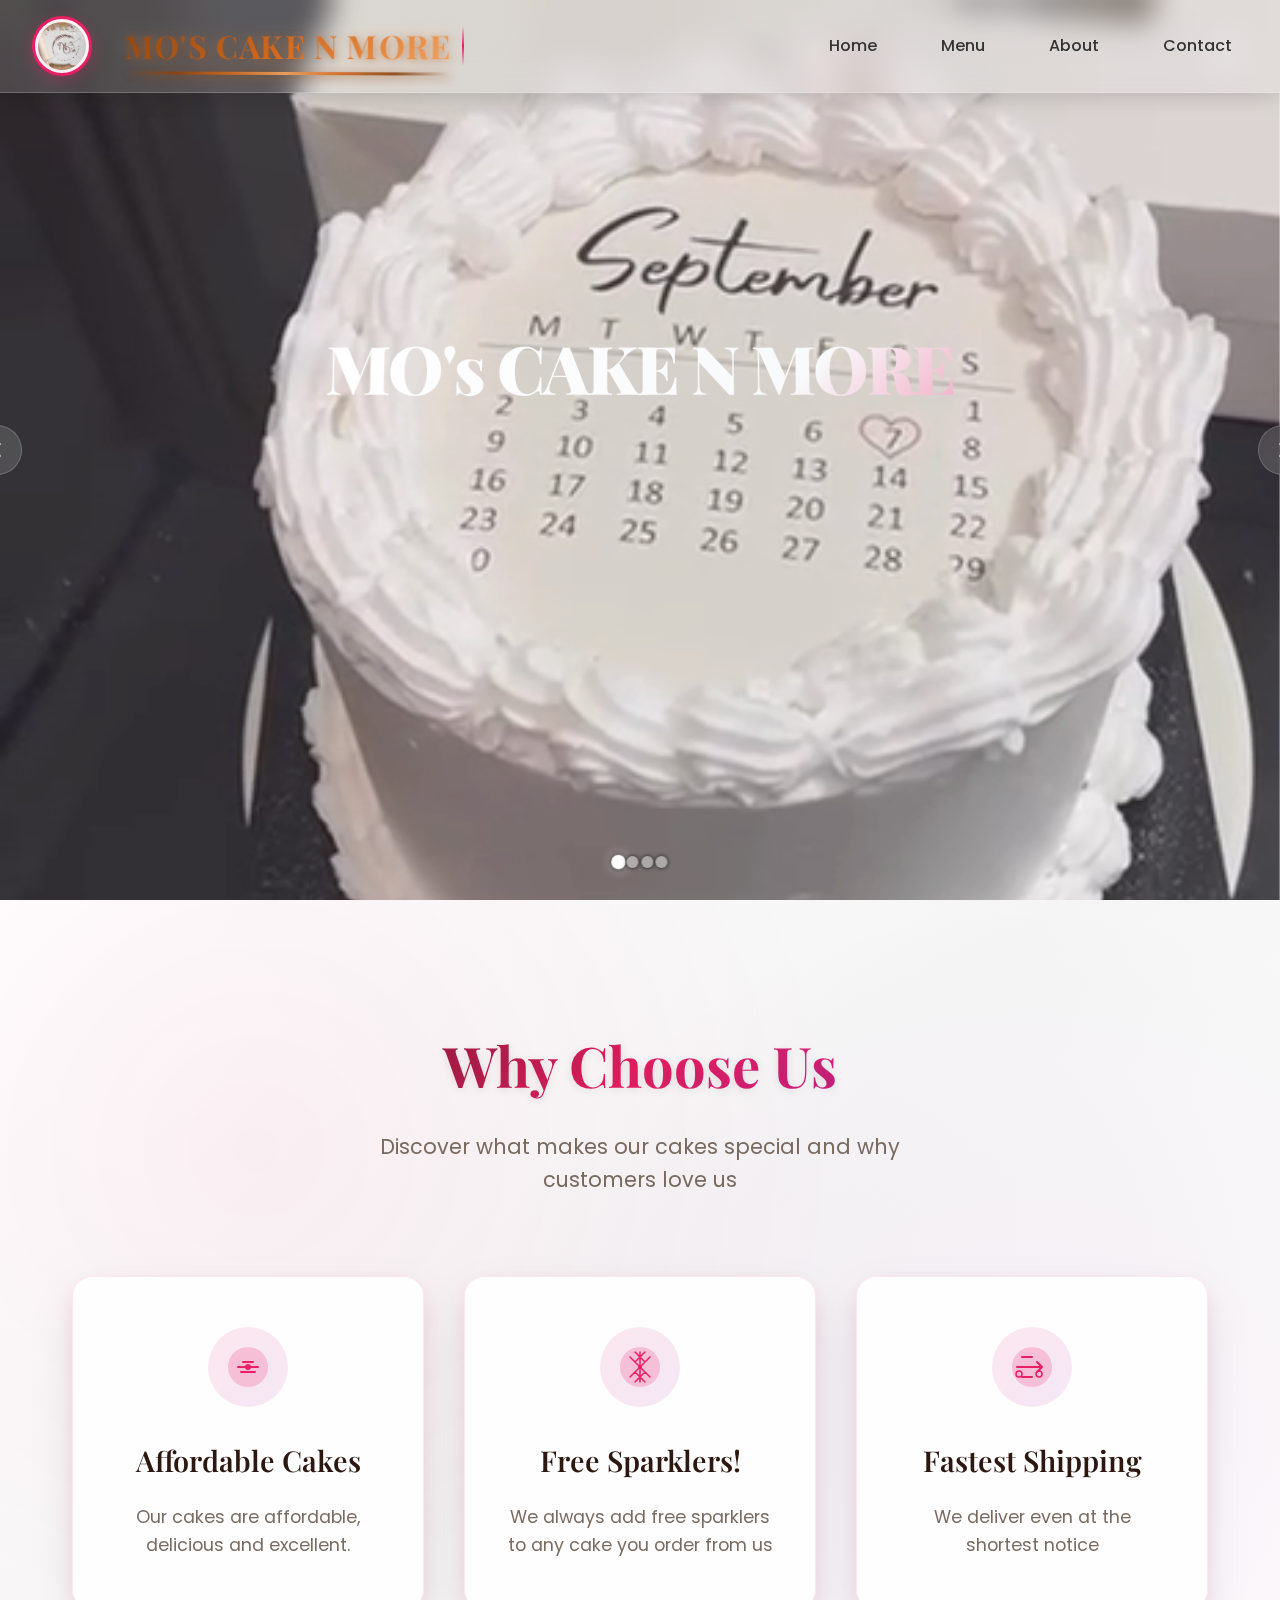
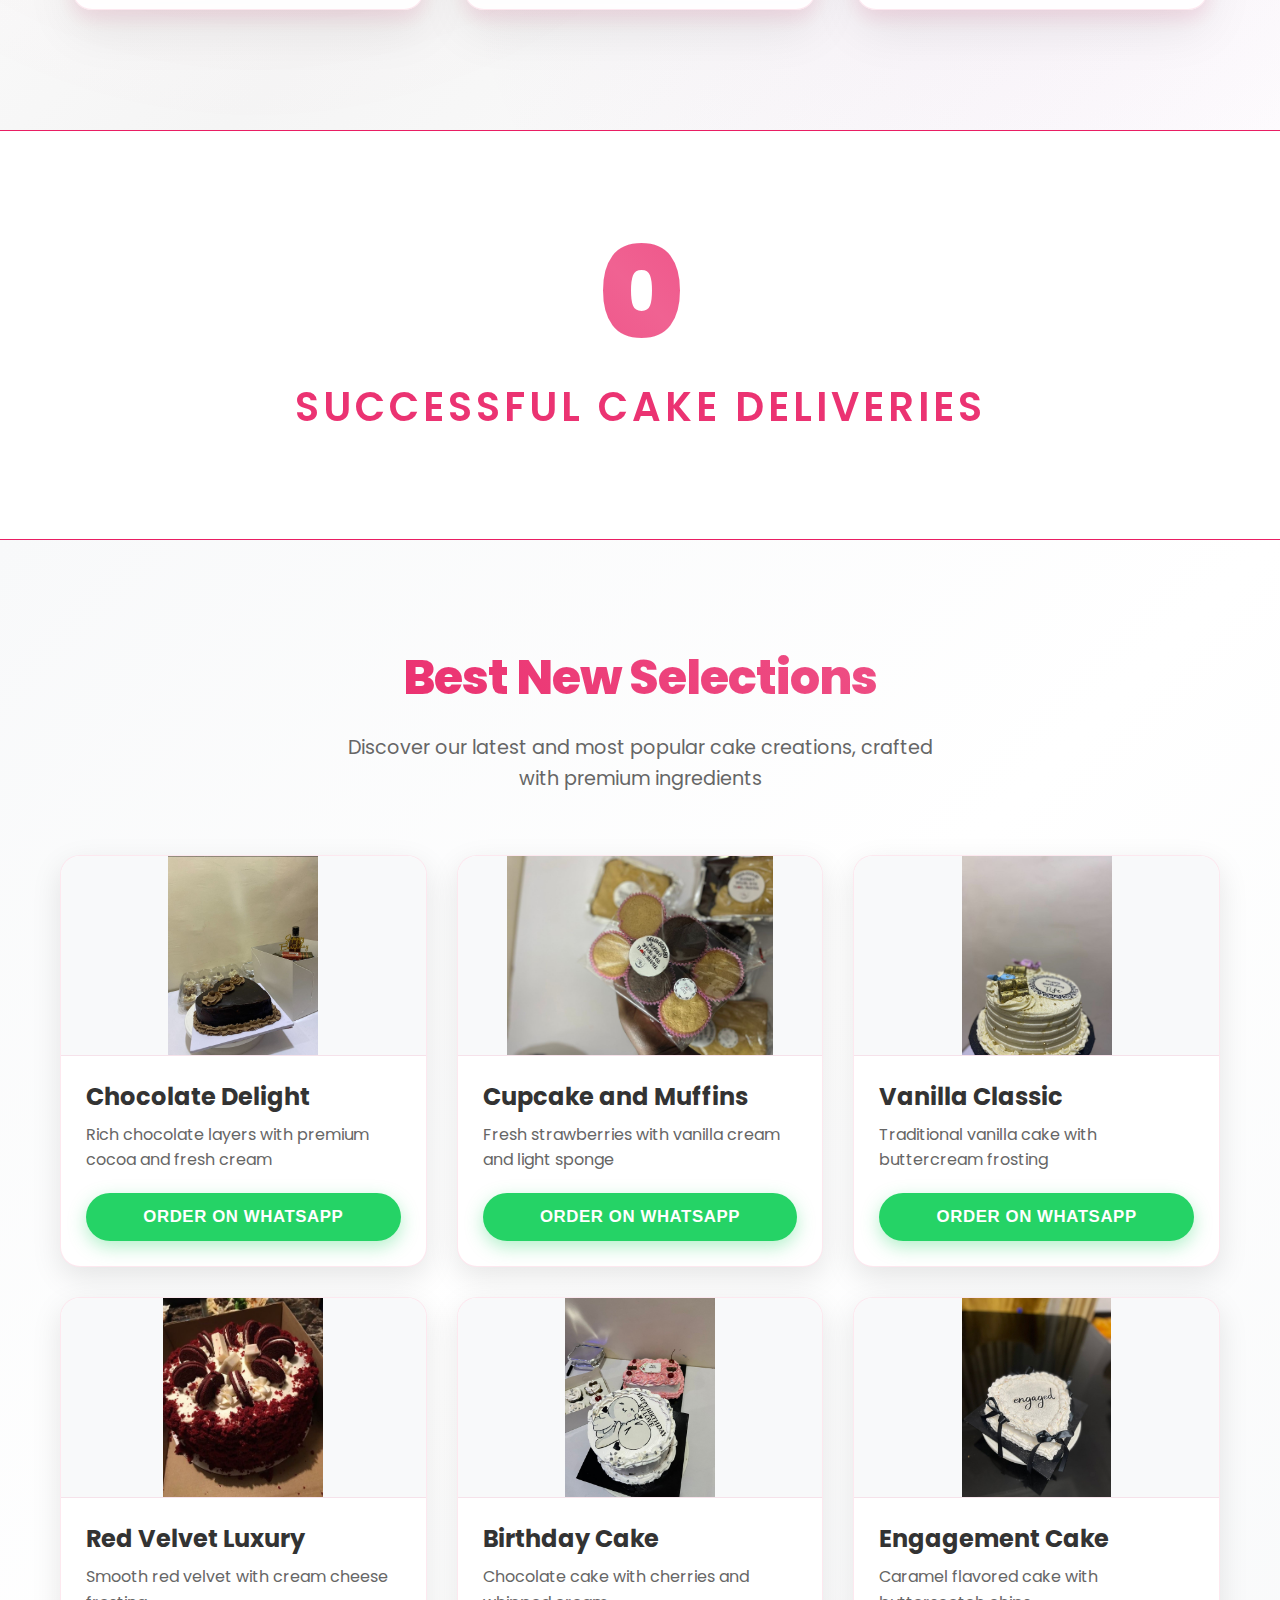
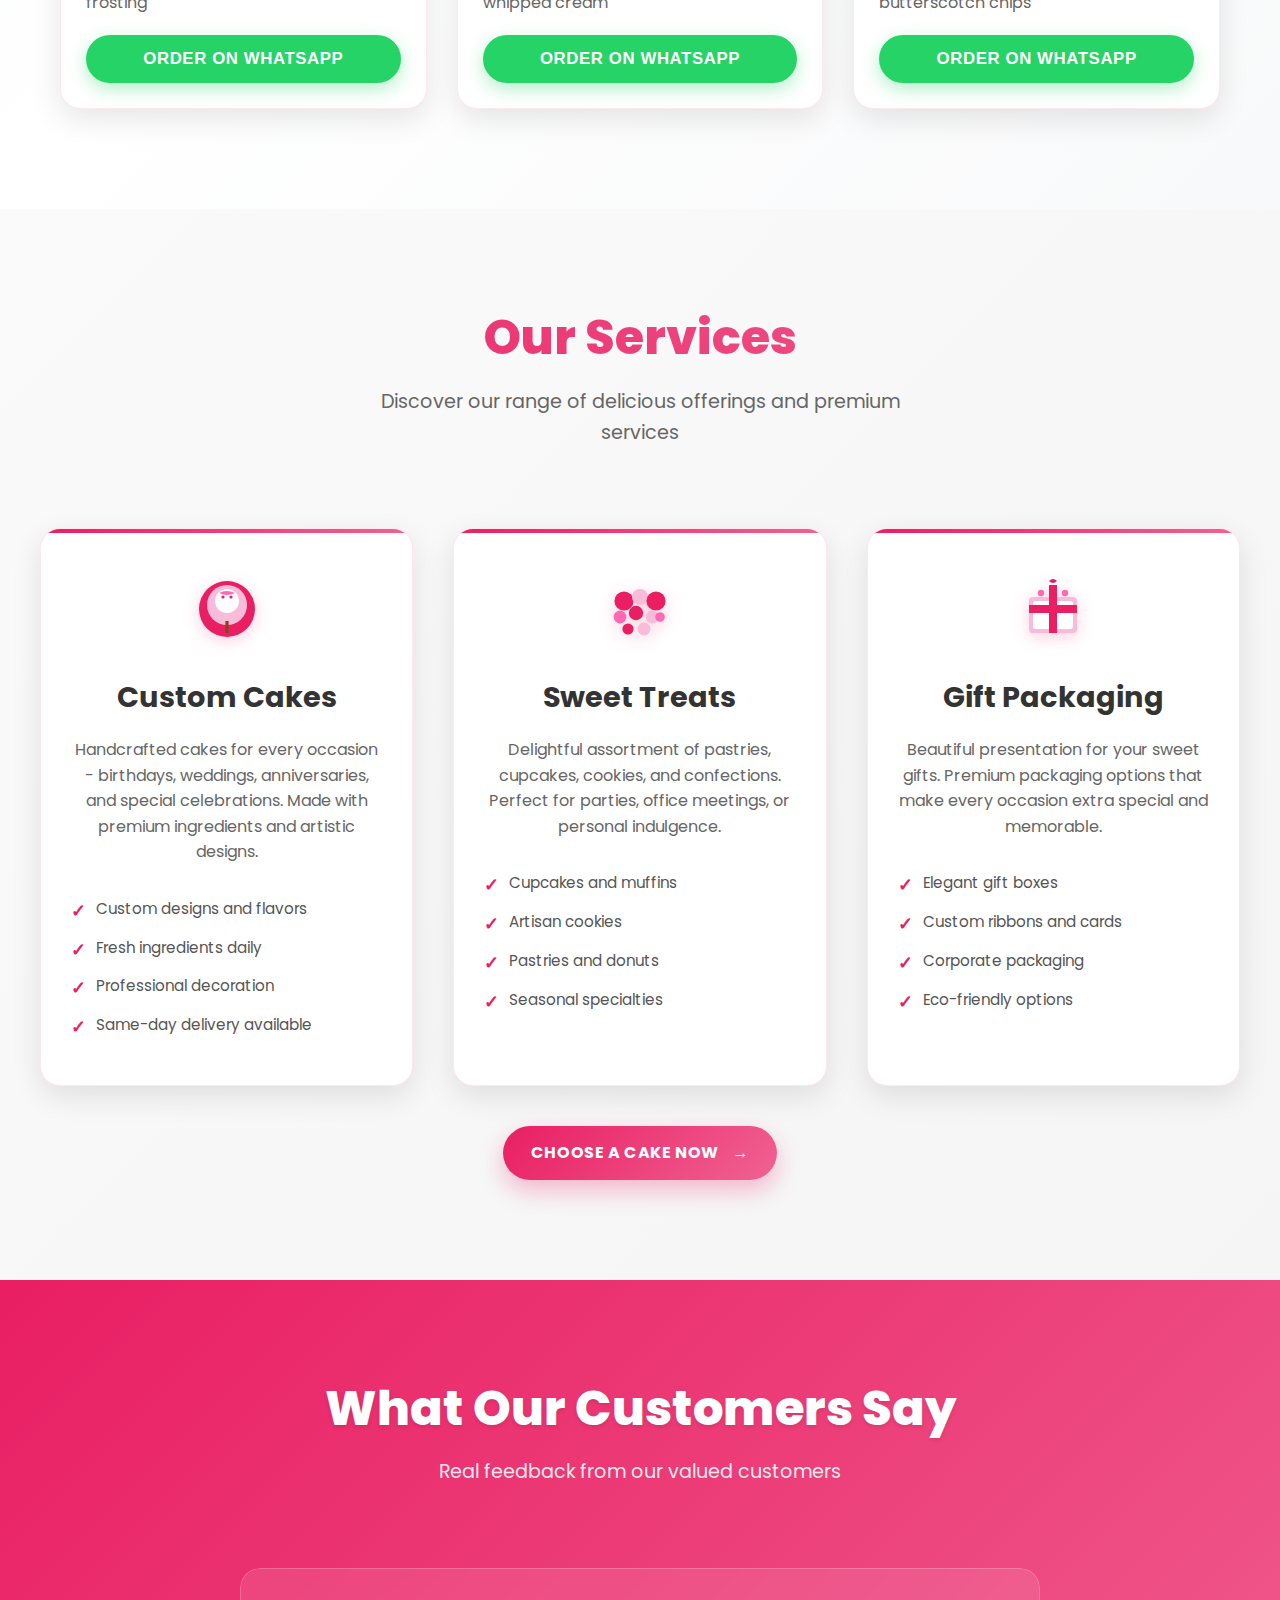
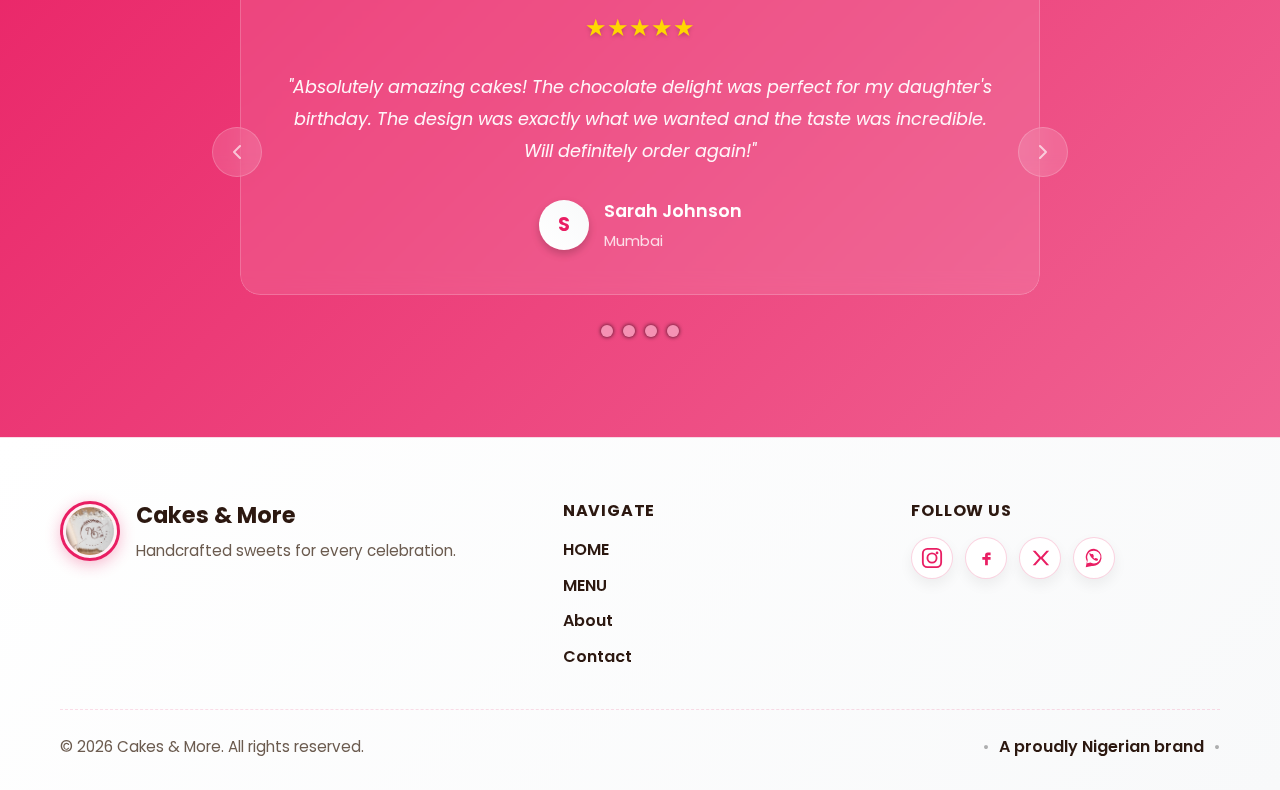
<file: index.html>
<!DOCTYPE html>
<html lang="en">
<head>
    <meta charset="UTF-8">
    <meta name="viewport" content="width=device-width, initial-scale=1.0">
    <title>Cakes & More</title>
    <link rel="preconnect" href="https://fonts.googleapis.com">
    <link rel="preconnect" href="https://fonts.gstatic.com" crossorigin>
    <link href="https://fonts.googleapis.com/css2?family=Playfair+Display:wght@400;700;900&family=Dancing+Script:wght@400;700&family=Poppins:wght@300;400;600&family=Lobster:wght@400&family=Pacifico&display=swap" rel="stylesheet">
    <link rel="stylesheet" href="css/style.css">
</head>
<body>
    <!-- Navigation Bar -->
    <nav class="navbar">
        <div class="navbar-brand">
            <img src="images/cake.jpg" alt="logodesign" class="logo">
    <span class="brand-text">MO's CAKE N MORE</span>
        </div>
        
        <!-- Mobile Menu Toggle Button -->
        <button class="mobile-menu-toggle" onclick="toggleMobileMenu()">
            <span class="hamburger-line"></span>
            <span class="hamburger-line"></span>
            <span class="hamburger-line"></span>
        </button>
        
        <div class="navbar-nav" id="navbarNav">
            <a href="index.html" class="nav-link">Home</a>
            <a href="menu.html" class="nav-link">Menu</a>
            <a href="about.html" class="nav-link">About</a>
            <a href="contact.html" class="nav-link">Contact</a>
        </div>
    </nav>

    <!-- Interactive Video Background Carousel -->
    <div class="video-carousel-container">
        <div class="video-carousel" id="videoCarousel">
            <div class="video-slide active" data-video="0">
                <video autoplay muted loop playsinline webkit-playsinline preload="metadata" class="carousel-video">
                    <source src="vid/WhatsApp%20Video%202025-09-29%20at%2006.10.13_a91221f0.mp4" type="video/mp4">
                </video>
            </div>
            <div class="video-slide" data-video="1">
                <video muted loop playsinline webkit-playsinline preload="metadata" class="carousel-video">
                    <source src="vid/WhatsApp%20Video%202025-09-29%20at%2006.10.16_cb6b1739.mp4" type="video/mp4">
                </video>
            </div>
            <div class="video-slide" data-video="2">
                <video muted loop playsinline webkit-playsinline preload="metadata" class="carousel-video">
                    <source src="vid/WhatsApp%20Video%202025-09-29%20at%2016.39.23_2f58b243.mp4" type="video/mp4">
                </video>
            </div>
            <div class="video-slide" data-video="3">
                <video muted loop playsinline webkit-playsinline preload="metadata" class="carousel-video">
                    <source src="vid/WhatsApp%20Video%202025-09-29%20at%2016.39.26_50e103d7.mp4" type="video/mp4">
                </video>
            </div>
        </div>
        
        <!-- Navigation Controls -->
        <div class="carousel-controls">
            <button class="carousel-btn prev-btn" id="prevBtn">
                <svg width="24" height="24" viewBox="0 0 24 24" fill="none">
                    <path d="M15 18L9 12L15 6" stroke="currentColor" stroke-width="2" stroke-linecap="round" stroke-linejoin="round"/>
                </svg>
            </button>
            <button class="carousel-btn next-btn" id="nextBtn">
                <svg width="24" height="24" viewBox="0 0 24 24" fill="none">
                    <path d="M9 18L15 12L9 6" stroke="currentColor" stroke-width="2" stroke-linecap="round" stroke-linejoin="round"/>
                </svg>
            </button>
        </div>
        
        <!-- Video Indicators -->
        <div class="video-indicators" id="videoIndicators">
            <div class="indicator active" data-video="0"></div>
            <div class="indicator" data-video="1"></div>
            <div class="indicator" data-video="2"></div>
            <div class="indicator" data-video="3"></div>
        </div>
        
        <!-- Auto-play Control -->
        <div class="autoplay-control">
            <button class="autoplay-btn" id="autoplayBtn">
                <svg class="play-icon" width="20" height="20" viewBox="0 0 24 24" fill="none">
                    <polygon points="5,3 19,12 5,21" fill="currentColor"/>
                </svg>
                <svg class="pause-icon hidden" width="20" height="20" viewBox="0 0 24 24" fill="none">
                    <rect x="6" y="4" width="4" height="16" fill="currentColor"/>
                    <rect x="14" y="4" width="4" height="16" fill="currentColor"/>
                </svg>
            </button>
        </div>
    </div>
    
    <!-- Hero Section -->
    <section class="hero-section">
        <div class="hero-content">
            <div class="hero-text">
    <h1 class="hero-title" data-text="MO's CAKE N MORE">MO's CAKE N MORE</h1>
                <p class="hero-subtitle">Handcrafted with love, baked to perfection. Experience the finest cakes and treats that bring joy to every celebration.</p>
                <div class="hero-buttons">
                    <a href="#services-section" class="hero-cta primary-cta">Our Services</a>
                    <a href="menu.html" class="hero-cta secondary-cta">View Gallery</a>
                </div>
            </div>
        </div>
    </section>

    <!-- Features Section -->
    <section class="features-section">
        <div class="features-container">
            <!-- Section Header -->
            <div class="features-header">
                <h2 class="features-title">Why Choose Us</h2>
                <p class="features-subtitle">Discover what makes our cakes special and why customers love us</p>
            </div>

            <!-- Features Grid -->
            <div class="features-grid">
                <!-- Feature 1: Affordable Cakes -->
                <div class="feature-card">
                    <div class="feature-icon">
                        <svg width="50" height="50" viewBox="0 0 50 50" fill="none" xmlns="http://www.w3.org/2000/svg">
                            <circle cx="25" cy="25" r="20" fill="#e91e63" opacity="0.2"/>
                            <path d="M15 25h20M20 20h10M18 30h14" stroke="#e91e63" stroke-width="2" stroke-linecap="round"/>
                            <circle cx="25" cy="25" r="3" fill="#e91e63"/>
                        </svg>
                    </div>
                    <h3 class="feature-title">Affordable Cakes</h3>
                    <p class="feature-description">Our cakes are affordable, delicious and excellent.</p>
                </div>

                <!-- Feature 2: Free Sparklers -->
                <div class="feature-card">
                    <div class="feature-icon">
                        <svg width="50" height="50" viewBox="0 0 50 50" fill="none" xmlns="http://www.w3.org/2000/svg">
                            <circle cx="25" cy="25" r="20" fill="#e91e63" opacity="0.2"/>
                            <path d="M25 10v30M15 15l20 20M35 15L15 35M20 10l10 10M30 10L20 20M20 40l10-10M30 40L20 30" stroke="#e91e63" stroke-width="1.5" stroke-linecap="round"/>
                            <circle cx="25" cy="25" r="2" fill="#e91e63"/>
                        </svg>
                    </div>
                    <h3 class="feature-title">Free Sparklers!</h3>
                    <p class="feature-description">We always add free sparklers to any cake you order from us</p>
                </div>

                <!-- Feature 3: Fastest Shipping -->
                <div class="feature-card">
                    <div class="feature-icon">
                        <svg width="50" height="50" viewBox="0 0 50 50" fill="none" xmlns="http://www.w3.org/2000/svg">
                            <circle cx="25" cy="25" r="20" fill="#e91e63" opacity="0.2"/>
                            <path d="M10 25h25M30 20l5 5-5 5M15 15h10M15 35h10" stroke="#e91e63" stroke-width="2" stroke-linecap="round" stroke-linejoin="round"/>
                            <circle cx="12" cy="32" r="3" stroke="#e91e63" stroke-width="1.5" fill="none"/>
                            <circle cx="32" cy="32" r="3" stroke="#e91e63" stroke-width="1.5" fill="none"/>
                        </svg>
                    </div>
                    <h3 class="feature-title">Fastest Shipping</h3>
                    <p class="feature-description">We deliver even at the shortest notice</p>
                </div>
            </div>
        </div>
    </section>

    <!-- Counter Section -->
    <section class="counter-section">
        <div class="counter-container">
            <div class="counter-content">
                <div class="counter-number" id="counterNumber">0</div>
                <div class="counter-label">Successful Cake Deliveries</div>
            </div>
        </div>
    </section>

    <!-- Best New Selections Section -->
    <section class="selections-section">
        <div class="selections-container">
            <!-- Section Header -->
            <div class="selections-header">
                <h2 class="selections-title">Best New Selections</h2>
                <p class="selections-subtitle">Discover our latest and most popular cake creations, crafted with premium ingredients</p>
            </div>

            <!-- Products Grid -->
            <div class="selections-grid">
                <!-- Product 1: Chocolate Delight -->
                <div class="product-card">
                    <div class="product-image">
                        <img class="img-fluid" loading="lazy" src="images/chocolate.jpg" alt="Chocolate Delight – heart-shaped chocolate cake with chocolate frosting" />
                    </div>
                    <div class="product-info">
                        <h3 class="product-title">Chocolate Delight</h3>
                        <p class="product-description">Rich chocolate layers with premium cocoa and fresh cream</p>
                        <div class="product-price"></div>
                        <button class="product-btn">Order Now</button>
                    </div>
                </div>

                <!-- Product 2: Strawberry Dream -->
                <div class="product-card">
                    <div class="product-image">
                        <img class="img-fluid" loading="lazy" src="images/cupcake.jpg" alt="Cupcake selection – assorted cupcakes" />
                    </div>
                    <div class="product-info">
                        <h3 class="product-title">Cupcake and Muffins</h3>
                        <p class="product-description">Fresh strawberries with vanilla cream and light sponge</p>
                        <div class="product-price"></div>
                        <button class="product-btn">Order Now</button>
                    </div>
                </div>

                <!-- Product 3: Vanilla Classic -->
                <div class="product-card">
                    <div class="product-image">
                        <img src="images/vanilla.jpg" alt="">
                    </div>
                    <div class="product-info">
                        <h3 class="product-title">Vanilla Classic</h3>
                        <p class="product-description">Traditional vanilla cake with buttercream frosting</p>
                        <div class="product-price"></div>
                        <button class="product-btn">Order Now</button>
                    </div>
                </div>

                <!-- Product 4: Red Velvet Luxury -->
                <div class="product-card">
                    <div class="product-image">
                      <img src="images/redvelvet.jpg" alt="">
                    </div>
                    <div class="product-info">
                        <h3 class="product-title">Red Velvet Luxury</h3>
                        <p class="product-description">Smooth red velvet with cream cheese frosting</p>
                        <div class="product-price"></div>
                        <button class="product-btn">Order Now</button>
                    </div>
                </div>

                <!-- Product 5: Black Forest Special -->
                <div class="product-card">
                    <div class="product-image">
                  <img src="images/birthday.jpg" alt="">
                    </div>
                    <div class="product-info">
                        <h3 class="product-title">Birthday Cake</h3>
                        <p class="product-description">Chocolate cake with cherries and whipped cream</p>
                        <div class="product-price"></div>
                        <button class="product-btn">Order Now</button>
                    </div>
                </div>

                <!-- Product 6: Butterscotch Bliss -->
                <div class="product-card">
                    <div class="product-image">
                        <img src="images/engeage.jpg" alt="">
                    </div>
                    <div class="product-info">
                        <h3 class="product-title">Engagement Cake</h3>
                        <p class="product-description">Caramel flavored cake with butterscotch chips</p>
                        <div class="product-price"></div>
                        <button class="product-btn">Order Now</button>
                    </div>
                </div>
            </div>
        </div>
    </section>

    <!-- Services Section -->

    <section class="services-section" id="services-section">
        <div class="container">
            <div class="services-header">
                <h2 class="services-title">Our Services</h2>
                <p class="services-subtitle">Discover our range of delicious offerings and premium services</p>
            </div>
            <div class="services-grid">
                <!-- Service 1: Cakes -->
                <div class="service-card">
                    <div class="service-icon">
                        <svg width="80" height="80" viewBox="0 0 100 100" fill="none" xmlns="http://www.w3.org/2000/svg">
                            <circle cx="50" cy="50" r="35" fill="#e91e63"/>
                            <circle cx="50" cy="45" r="25" fill="#f8bbd9"/>
                            <circle cx="50" cy="40" r="15" fill="#ffffff"/>
                            <circle cx="45" cy="35" r="2" fill="#e91e63"/>
                            <circle cx="55" cy="35" r="2" fill="#e91e63"/>
                            <path d="M40 30 Q50 25 60 30 Q50 35 40 30" fill="#ff69b4"/>
                            <rect x="48" y="65" width="4" height="15" fill="#8b4513"/>
                        </svg>
                    </div>
                    <h3 class="service-title">Custom Cakes</h3>
                    <p class="service-description">Handcrafted cakes for every occasion - birthdays, weddings, anniversaries, and special celebrations. Made with premium ingredients and artistic designs.</p>
                    <ul class="service-features">
                        <li>Custom designs and flavors</li>
                        <li>Fresh ingredients daily</li>
                        <li>Professional decoration</li>
                        <li>Same-day delivery available</li>
                    </ul>
                </div>

                <!-- Service 2: Treats -->
                <div class="service-card">
                    <div class="service-icon">
                        <svg width="80" height="80" viewBox="0 0 100 100" fill="none" xmlns="http://www.w3.org/2000/svg">
                            <circle cx="30" cy="40" r="12" fill="#e91e63"/>
                            <circle cx="50" cy="35" r="10" fill="#f8bbd9"/>
                            <circle cx="70" cy="40" r="12" fill="#e91e63"/>
                            <circle cx="25" cy="60" r="8" fill="#ff69b4"/>
                            <circle cx="45" cy="55" r="9" fill="#e91e63"/>
                            <circle cx="65" cy="60" r="8" fill="#f8bbd9"/>
                            <circle cx="75" cy="60" r="6" fill="#ff69b4"/>
                            <circle cx="35" cy="75" r="7" fill="#e91e63"/>
                            <circle cx="55" cy="75" r="8" fill="#f8bbd9"/>
                        </svg>
                    </div>
                    <h3 class="service-title">Sweet Treats</h3>
                    <p class="service-description">Delightful assortment of pastries, cupcakes, cookies, and confections. Perfect for parties, office meetings, or personal indulgence.</p>
                    <ul class="service-features">
                        <li>Cupcakes and muffins</li>
                        <li>Artisan cookies</li>
                        <li>Pastries and donuts</li>
                        <li>Seasonal specialties</li>
                    </ul>
                </div>

                <!-- Service 3: Gift Packaging -->
                <div class="service-card">
                    <div class="service-icon">
                        <svg width="80" height="80" viewBox="0 0 100 100" fill="none" xmlns="http://www.w3.org/2000/svg">
                            <rect x="20" y="35" width="60" height="45" fill="#f8bbd9" rx="5"/>
                            <rect x="25" y="40" width="50" height="35" fill="#ffffff" rx="3"/>
                            <rect x="45" y="20" width="10" height="60" fill="#e91e63"/>
                            <rect x="20" y="45" width="60" height="10" fill="#e91e63"/>
                            <circle cx="35" cy="30" r="4" fill="#ff69b4"/>
                            <circle cx="50" cy="25" r="3" fill="#e91e63"/>
                            <circle cx="65" cy="30" r="4" fill="#ff69b4"/>
                            <path d="M45 15 Q50 10 55 15 Q50 20 45 15" fill="#e91e63"/>
                        </svg>
                    </div>
                    <h3 class="service-title">Gift Packaging</h3>
                    <p class="service-description">Beautiful presentation for your sweet gifts. Premium packaging options that make every occasion extra special and memorable.</p>
                    <ul class="service-features">
                        <li>Elegant gift boxes</li>
                        <li>Custom ribbons and cards</li>
                        <li>Corporate packaging</li>
                        <li>Eco-friendly options</li>
                    </ul>
                </div>
            </div>
        </div>
        <div class="services-cta">
            <a href="menu.html" class="choose-cake-link" onclick="scrollToSection('selections-section'); return false;">
                CHOOSE A CAKE NOW
            </a>
        </div>
    </section>
   



   

    <!-- Testimonials Section -->
    <section class="testimonials-section">
        <div class="container">
            <div class="testimonials-header">
                <h2 class="testimonials-title">What Our Customers Say</h2>
                <p class="testimonials-subtitle">Real feedback from our valued customers</p>
            </div>
            <div class="testimonials-carousel">
                <div class="testimonials-container">
                    <div class="testimonial-slide active">
                        <div class="testimonial-content">
                            <div class="testimonial-stars">
                                <span>★★★★★</span>
                            </div>
                            <p class="testimonial-text">"Absolutely amazing cakes! The chocolate delight was perfect for my daughter's birthday. The design was exactly what we wanted and the taste was incredible. Will definitely order again!"</p>
                            <div class="testimonial-author">
                                <div class="author-avatar">
                                    <span>S</span>
                                </div>
                                <div class="author-info">
                                    <h4 class="author-name">Sarah Johnson</h4>
                                    <p class="author-location">Mumbai</p>
                                </div>
                            </div>
                        </div>
                    </div>

                    <div class="testimonial-slide">
                        <div class="testimonial-content">
                            <div class="testimonial-stars">
                                <span>★★★★★</span>
                            </div>
                            <p class="testimonial-text">"The red velvet cake was a hit at our anniversary party! Beautiful presentation and the gift packaging was elegant. Customer service was excellent throughout the process."</p>
                            <div class="testimonial-author">
                                <div class="author-avatar">
                                    <span>R</span>
                                </div>
                                <div class="author-info">
                                    <h4 class="author-name">Rajesh Patel</h4>
                                    <p class="author-location">Delhi</p>
                                </div>
                            </div>
                        </div>
                    </div>

                    <div class="testimonial-slide">
                        <div class="testimonial-content">
                            <div class="testimonial-stars">
                                <span>★★★★★</span>
                            </div>
                            <p class="testimonial-text">"Best bakery in town! Their treats are always fresh and delicious. The butterscotch bliss is my personal favorite. Fast delivery and great prices too!"</p>
                            <div class="testimonial-author">
                                <div class="author-avatar">
                                    <span>P</span>
                                </div>
                                <div class="author-info">
                                    <h4 class="author-name">Priya Sharma</h4>
                                    <p class="author-location">Bangalore</p>
                                </div>
                            </div>
                        </div>
                    </div>

                    <div class="testimonial-slide">
                        <div class="testimonial-content">
                            <div class="testimonial-stars">
                                <span>★★★★★</span>
                            </div>
                            <p class="testimonial-text">"Ordered a custom cake for our office celebration. The team was professional, the cake was stunning, and everyone loved it. Highly recommend their services!"</p>
                            <div class="testimonial-author">
                                <div class="author-avatar">
                                    <span>A</span>
                                </div>
                                <div class="author-info">
                                    <h4 class="author-name">Amit Kumar</h4>
                                    <p class="author-location">Pune</p>
                                </div>
                            </div>
                        </div>
                    </div>
                </div>
                
                <div class="carousel-controls">
                    <button class="carousel-btn prev-btn" onclick="changeSlide(-1)">
                        <svg width="24" height="24" viewBox="0 0 24 24" fill="none" xmlns="http://www.w3.org/2000/svg">
                            <path d="M15 18L9 12L15 6" stroke="currentColor" stroke-width="2" stroke-linecap="round" stroke-linejoin="round"/>
                        </svg>
                    </button>
                    <button class="carousel-btn next-btn" onclick="changeSlide(1)">
                        <svg width="24" height="24" viewBox="0 0 24 24" fill="none" xmlns="http://www.w3.org/2000/svg">
                            <path d="M9 18L15 12L9 6" stroke="currentColor" stroke-width="2" stroke-linecap="round" stroke-linejoin="round"/>
                        </svg>
                    </button>
                </div>

                <div class="carousel-indicators">
                    <span class="indicator active" onclick="currentSlide(1)"></span>
                    <span class="indicator" onclick="currentSlide(2)"></span>
                    <span class="indicator" onclick="currentSlide(3)"></span>
                    <span class="indicator" onclick="currentSlide(4)"></span>
                </div>
            </div>
        </div>
    </section>

    
    <script>
        function toggleMobileMenu() {
            const navbarNav = document.getElementById('navbarNav');
            const mobileToggle = document.querySelector('.mobile-menu-toggle');
            
            navbarNav.classList.toggle('mobile-menu-active');
            mobileToggle.classList.toggle('active');
        }
        
        // Close mobile menu when clicking on a nav link
        document.querySelectorAll('.nav-link').forEach(link => {
            link.addEventListener('click', () => {
                const navbarNav = document.getElementById('navbarNav');
                const mobileToggle = document.querySelector('.mobile-menu-toggle');
                
                navbarNav.classList.remove('mobile-menu-active');
                mobileToggle.classList.remove('active');
            });
        });
        
        // Navbar Scroll Effect
        window.addEventListener('scroll', function() {
            const navbar = document.querySelector('.navbar');
            if (window.scrollY > 50) {
                navbar.classList.add('scrolled');
            } else {
                navbar.classList.remove('scrolled');
            }
        });
        
        // Video Carousel Functionality
        class VideoCarousel {
            constructor() {
                this.currentSlide = 0;
                this.slides = document.querySelectorAll('.video-slide');
                this.indicators = document.querySelectorAll('.indicator');
                this.prevBtn = document.querySelector('.prev-btn');
                this.nextBtn = document.querySelector('.next-btn');
                this.autoplayBtn = document.querySelector('.autoplay-btn');
                this.carousel = document.querySelector('.video-carousel');
                
                this.isAutoplay = true;
                this.autoplayInterval = null;
                this.autoplayDelay = 5000; // 5 seconds
                
                this.touchStartX = 0;
                this.touchEndX = 0;
                this.isDragging = false;
                
                // Mobile detection
                this.isMobile = /Android|webOS|iPhone|iPad|iPod|BlackBerry|IEMobile|Opera Mini/i.test(navigator.userAgent);
                this.isIOS = /iPad|iPhone|iPod/.test(navigator.userAgent);
                
                this.init();
            }
            
            init() {
                // Initialize all videos with mobile-friendly attributes
                this.slides.forEach(slide => {
                    const video = slide.querySelector('video');
                    this.setupMobileVideoAttributes(video);
                });
                
                this.setupEventListeners();
                this.updateSlide();
                this.startAutoplay();
            }
            
            setupEventListeners() {
                // Navigation buttons
                this.prevBtn.addEventListener('click', () => this.prevSlide());
                this.nextBtn.addEventListener('click', () => this.nextSlide());
                
                // Autoplay toggle
                this.autoplayBtn.addEventListener('click', () => this.toggleAutoplay());
                
                // Indicator clicks
                this.indicators.forEach((indicator, index) => {
                    indicator.addEventListener('click', () => this.goToSlide(index));
                });
                
                // Touch events for mobile
                this.carousel.addEventListener('touchstart', (e) => this.handleTouchStart(e), { passive: true });
                this.carousel.addEventListener('touchmove', (e) => this.handleTouchMove(e), { passive: true });
                this.carousel.addEventListener('touchend', (e) => this.handleTouchEnd(e), { passive: true });
                
                // Mouse events for desktop
                this.carousel.addEventListener('mousedown', (e) => this.handleMouseDown(e));
                this.carousel.addEventListener('mousemove', (e) => this.handleMouseMove(e));
                this.carousel.addEventListener('mouseup', (e) => this.handleMouseUp(e));
                this.carousel.addEventListener('mouseleave', (e) => this.handleMouseUp(e));
                
                // Prevent context menu on long press
                this.carousel.addEventListener('contextmenu', (e) => e.preventDefault());
                
                // Pause autoplay on hover
                this.carousel.addEventListener('mouseenter', () => this.pauseAutoplay());
                this.carousel.addEventListener('mouseleave', () => this.resumeAutoplay());
            }
            
            handleTouchStart(e) {
                this.touchStartX = e.touches[0].clientX;
                this.pauseAutoplay();
            }
            
            handleTouchMove(e) {
                this.touchEndX = e.touches[0].clientX;
            }
            
            handleTouchEnd(e) {
                this.handleSwipe();
                this.resumeAutoplay();
            }
            
            handleMouseDown(e) {
                this.isDragging = true;
                this.touchStartX = e.clientX;
                this.carousel.style.cursor = 'grabbing';
                this.pauseAutoplay();
            }
            
            handleMouseMove(e) {
                if (!this.isDragging) return;
                this.touchEndX = e.clientX;
            }
            
            handleMouseUp(e) {
                if (!this.isDragging) return;
                this.isDragging = false;
                this.carousel.style.cursor = 'grab';
                this.handleSwipe();
                this.resumeAutoplay();
            }
            
            handleSwipe() {
                const swipeThreshold = 50;
                const swipeDistance = this.touchStartX - this.touchEndX;
                
                if (Math.abs(swipeDistance) > swipeThreshold) {
                    if (swipeDistance > 0) {
                        this.nextSlide();
                    } else {
                        this.prevSlide();
                    }
                }
            }
            
            prevSlide() {
                this.currentSlide = this.currentSlide === 0 ? this.slides.length - 1 : this.currentSlide - 1;
                this.updateSlide();
            }
            
            nextSlide() {
                this.currentSlide = this.currentSlide === this.slides.length - 1 ? 0 : this.currentSlide + 1;
                this.updateSlide();
            }
            
            goToSlide(index) {
                this.currentSlide = index;
                this.updateSlide();
            }
            
            updateSlide() {
                // Update slides
                this.slides.forEach((slide, index) => {
                    slide.classList.toggle('active', index === this.currentSlide);
                    const video = slide.querySelector('video');
                    if (index === this.currentSlide) {
                        // Enhanced mobile video handling
                        this.setupMobileVideoAttributes(video);
                        video.play().catch(e => console.log('Video play failed:', e));
                    } else {
                        video.pause();
                        video.currentTime = 0;
                    }
                });
                
                // Update indicators
                this.indicators.forEach((indicator, index) => {
                    indicator.classList.toggle('active', index === this.currentSlide);
                });
            }
            
            setupMobileVideoAttributes(video) {
                // Ensure mobile-friendly video attributes are set
                video.setAttribute('playsinline', '');
                video.setAttribute('webkit-playsinline', '');
                video.setAttribute('muted', '');
                video.muted = true;
                
                // Prevent fullscreen on mobile
                video.addEventListener('webkitbeginfullscreen', (e) => {
                    e.preventDefault();
                    return false;
                });
                
                video.addEventListener('webkitendfullscreen', (e) => {
                    e.preventDefault();
                    return false;
                });
                
                // Disable video controls on mobile
                video.controls = false;
                video.disablePictureInPicture = true;
                
                // Prevent context menu
                video.addEventListener('contextmenu', (e) => {
                    e.preventDefault();
                    return false;
                });
            }
            
            startAutoplay() {
                if (this.isAutoplay) {
                    this.autoplayInterval = setInterval(() => {
                        this.nextSlide();
                    }, this.autoplayDelay);
                }
            }
            
            stopAutoplay() {
                if (this.autoplayInterval) {
                    clearInterval(this.autoplayInterval);
                    this.autoplayInterval = null;
                }
            }
            
            pauseAutoplay() {
                this.stopAutoplay();
            }
            
            resumeAutoplay() {
                if (this.isAutoplay) {
                    this.startAutoplay();
                }
            }
            
            toggleAutoplay() {
                this.isAutoplay = !this.isAutoplay;
                
                if (this.isAutoplay) {
                    this.startAutoplay();
                    this.autoplayBtn.innerHTML = `
                        <svg viewBox="0 0 24 24" fill="currentColor">
                            <path d="M6 19h4V5H6v14zm8-14v14h4V5h-4z"/>
                        </svg>
                    `;
                } else {
                    this.stopAutoplay();
                    this.autoplayBtn.innerHTML = `
                        <svg viewBox="0 0 24 24" fill="currentColor">
                            <path d="M8 5v14l11-7z"/>
                        </svg>
                    `;
                }
            }
        }
        
        // Counter Animation
        class CounterAnimation {
            constructor() {
                this.counterElement = document.getElementById('counterNumber');
                this.targetNumber = 5000;
                this.currentNumber = 0;
                this.hasAnimated = false;
                this.duration = 3000; // 3 seconds
                
                this.setupIntersectionObserver();
            }
            
            setupIntersectionObserver() {
                const options = {
                    threshold: 0.5,
                    rootMargin: '0px 0px -100px 0px'
                };
                
                const observer = new IntersectionObserver((entries) => {
                    entries.forEach(entry => {
                        if (entry.isIntersecting && !this.hasAnimated) {
                            this.startAnimation();
                            this.hasAnimated = true;
                        }
                    });
                }, options);
                
                const counterSection = document.querySelector('.counter-section');
                if (counterSection) {
                    observer.observe(counterSection);
                }
            }
            
            startAnimation() {
                const startTime = performance.now();
                const startNumber = 0;
                const endNumber = this.targetNumber;
                
                const animate = (currentTime) => {
                    const elapsed = currentTime - startTime;
                    const progress = Math.min(elapsed / this.duration, 1);
                    
                    // Easing function for smooth animation
                    const easeOutQuart = 1 - Math.pow(1 - progress, 4);
                    
                    this.currentNumber = Math.floor(startNumber + (endNumber - startNumber) * easeOutQuart);
                    
                    // Format number with comma
                    this.counterElement.textContent = this.formatNumber(this.currentNumber);
                    
                    if (progress < 1) {
                        requestAnimationFrame(animate);
                    } else {
                        // Ensure we end with the exact target number
                        this.counterElement.textContent = this.formatNumber(this.targetNumber);
                    }
                };
                
                requestAnimationFrame(animate);
            }
            
            formatNumber(num) {
                if (num >= this.targetNumber) {
                    return this.targetNumber.toLocaleString() + '+';
                }
                return num.toLocaleString();
            }
        }
        
        // Testimonials Carousel Functionality
        class TestimonialsCarousel {
            constructor() {
                this.currentSlide = 0;
                this.slides = document.querySelectorAll('.testimonial-slide');
                this.indicators = document.querySelectorAll('.indicator');
                this.autoplayInterval = null;
                this.autoplayDelay = 5000; // 5 seconds
                
                this.init();
            }
            
            init() {
                if (this.slides.length === 0) return;
                
                this.showSlide(0);
                this.startAutoplay();
                
                // Add event listeners for pause on hover
                const carousel = document.querySelector('.testimonials-carousel');
                if (carousel) {
                    carousel.addEventListener('mouseenter', () => this.pauseAutoplay());
                    carousel.addEventListener('mouseleave', () => this.startAutoplay());
                }
            }
            
            showSlide(index) {
                // Hide all slides
                this.slides.forEach(slide => {
                    slide.classList.remove('active');
                });
                
                // Remove active class from all indicators
                this.indicators.forEach(indicator => {
                    indicator.classList.remove('active');
                });
                
                // Show current slide
                if (this.slides[index]) {
                    this.slides[index].classList.add('active');
                }
                
                // Activate current indicator
                if (this.indicators[index]) {
                    this.indicators[index].classList.add('active');
                }
                
                this.currentSlide = index;
            }
            
            nextSlide() {
                const nextIndex = (this.currentSlide + 1) % this.slides.length;
                this.showSlide(nextIndex);
            }
            
            prevSlide() {
                const prevIndex = (this.currentSlide - 1 + this.slides.length) % this.slides.length;
                this.showSlide(prevIndex);
            }
            
            goToSlide(index) {
                this.showSlide(index);
            }
            
            startAutoplay() {
                this.pauseAutoplay(); // Clear any existing interval
                this.autoplayInterval = setInterval(() => {
                    this.nextSlide();
                }, this.autoplayDelay);
            }
            
            pauseAutoplay() {
                if (this.autoplayInterval) {
                    clearInterval(this.autoplayInterval);
                    this.autoplayInterval = null;
                }
            }
        }
        
        // Global functions for carousel controls
        let testimonialsCarousel;
        
        function changeSlide(direction) {
            if (!testimonialsCarousel) return;
            
            if (direction === 1) {
                testimonialsCarousel.nextSlide();
            } else {
                testimonialsCarousel.prevSlide();
            }
        }
        
        function currentSlide(index) {
            if (!testimonialsCarousel) return;
            testimonialsCarousel.goToSlide(index - 1); // Convert to 0-based index
        }

        // Initialize video carousel, counter, and testimonials when DOM is loaded
        document.addEventListener('DOMContentLoaded', () => {
            new VideoCarousel();
            new CounterAnimation();
            testimonialsCarousel = new TestimonialsCarousel();

            // Set current year in footer
            const yearEl = document.getElementById('current-year');
            if (yearEl) {
                yearEl.textContent = new Date().getFullYear();
            }

            // WhatsApp Order: Redirect on product "Order Now" buttons
            (function setupWhatsAppOrderButtons() {
                const WHATSAPP_NUMBER = '+2348105916190'; // TODO: Replace with your business number (country code + number, no +)
                const buttons = document.querySelectorAll('.product-card .product-btn');
                if (!buttons || buttons.length === 0) return;

                buttons.forEach((btn) => {
                    // Make it visually clear and accessible
                    btn.classList.add('whatsapp-order-btn');
                    btn.textContent = 'Order on WhatsApp';
                    btn.setAttribute('aria-label', 'Order on WhatsApp');

                    btn.addEventListener('click', (e) => {
                        e.preventDefault();
                        const card = btn.closest('.product-card');
                        const title = card?.querySelector('.product-title')?.textContent?.trim() || 'Custom Order';
                        const price = card?.querySelector('.product-price')?.textContent?.trim() || '';
                        const description = card?.querySelector('.product-description')?.textContent?.trim() || '';

    const message = `Hello MO's CAKE N MORE!\n\nOrder Summary:\n- Item: ${title}\n- Price: ${price}\n- Details: ${description}\n- Quantity: 1\n\nPlease confirm availability and next steps.`;
                        const url = `https://wa.me/${WHATSAPP_NUMBER}?text=${encodeURIComponent(message)}`;
                        window.open(url, '_blank');
                    });
                });
            })();
        });
    </script>

    <!-- Site Footer -->
    <footer class="site-footer">
        <div class="footer-container">
            <div class="footer-grid">
                <!-- Brand & Intro -->
                <div class="footer-brand">
    <img src="images/cake.jpg" alt="MO's CAKE N MORE logo" class="logo">
                    <div class="footer-brand-text">
                        <h3 class="footer-title">Cakes & More</h3>
                        <p class="footer-tagline">Handcrafted sweets for every celebration.</p>
                    </div>
                </div>

                <!-- Navigation Links -->
                <nav class="footer-nav" aria-label="Footer Navigation">
                    <h4 class="footer-heading">Navigate</h4>
                    <ul class="footer-links">
                        <li><a href="#selections-section" onclick="scrollToSection('selections-section'); return false;">HOME</a></li>
                        <li><a href="menu.html" onclick="scrollToSection('services'); return false;">MENU</a></li>
                        <li><a href="about.html">About</a></li>
                        <li><a href="contact.html" onclick="scrollToSection('services');return false;">Contact</a></li>
                    </ul>
                </nav>

                <!-- Social Media -->
                <div class="footer-social">
                    <h4 class="footer-heading">Follow Us</h4>
                    <div class="social-links">
                        <a href="https://www.instagram.com/_mos.cakesnmore/" aria-label="Instagram" class="social-link" title="Instagram" target="_blank">
                            <svg width="22" height="22" viewBox="0 0 24 24" fill="none" xmlns="http://www.w3.org/2000/svg">
                                <rect x="2" y="2" width="20" height="20" rx="5" stroke="currentColor" stroke-width="2"/>
                                <circle cx="12" cy="12" r="5" stroke="currentColor" stroke-width="2"/>
                                <circle cx="17.5" cy="6.5" r="1.5" fill="currentColor"/>
                            </svg>
                        </a>
                        <a href="#" aria-label="https://www.instagram.com/_mos.cakesnmore/" class="social-link" title="Facebook">
                            <svg width="22" height="22" viewBox="0 0 24 24" fill="none" xmlns="http://www.w3.org/2000/svg">
                                <path d="M14 9h3V6h-3c-2 0-3 1-3 3v2H8v3h3v6h3v-6h3v-3h-3V9z" fill="currentColor"/>
                            </svg>
                        </a>
                        <a href="https://www.instagram.com/_mos.cakesnmore/" aria-label="X" class="social-link" title="X (Twitter)">
                            <svg width="22" height="22" viewBox="0 0 24 24" fill="none" xmlns="http://www.w3.org/2000/svg">
                                <path d="M4 4l7 8-7 8h3l6-7 6 7h3l-7-8 7-8h-3l-6 7-6-7H4z" fill="currentColor"/>
                            </svg>
                        </a>
                        <a href="https://wa.link/r4weiy" aria-label="WhatsApp" class="social-link" title="WhatsApp">
                            <svg width="22" height="22" viewBox="0 0 24 24" fill="none" xmlns="http://www.w3.org/2000/svg">
                                <path d="M12 2a9 9 0 00-7.7 13.6L3 22l6.6-1.3A9 9 0 1012 2zm0 2a7 7 0 110 14c-1.2 0-2.3-.3-3.3-.8l-.5-.2-3.8.7.8-3.7-.2-.5A7 7 0 0112 4zm-3 4c.2-.4.5-.5.9-.5h.6c.2 0 .4.2.5.4l.8 1.8c.1.3 0 .6-.2.8l-.5.5c.4.7 1 1.3 1.7 1.7l.5-.5c.2-.2.6-.3.8-.2l1.8.8c.2.1.4.3.4.5v.6c0 .4-.1.7-.5.9-.3.1-.6.2-.9.2-1.9 0-4.2-1.8-5.6-3.3-1.3-1.4-2.3-3.2-2.3-4.5 0-.3.1-.6.2-.9z" fill="currentColor"/>
                            </svg>
                        </a>
                    </div>
                </div>
            </div>

            <div class="footer-bottom">
                <p class="copyright">&copy; <span id="current-year"></span> Cakes & More. All rights reserved.</p>
                <div class="footer-legal">
                    <span class="separator">•</span>
                    <a href="index.html" class="legal-link">A proudly Nigerian brand</a>
                    <span class="separator">•</span>
                    
                </div>
            </div>
        </div>
    </footer>
</body>
</html>
</file>
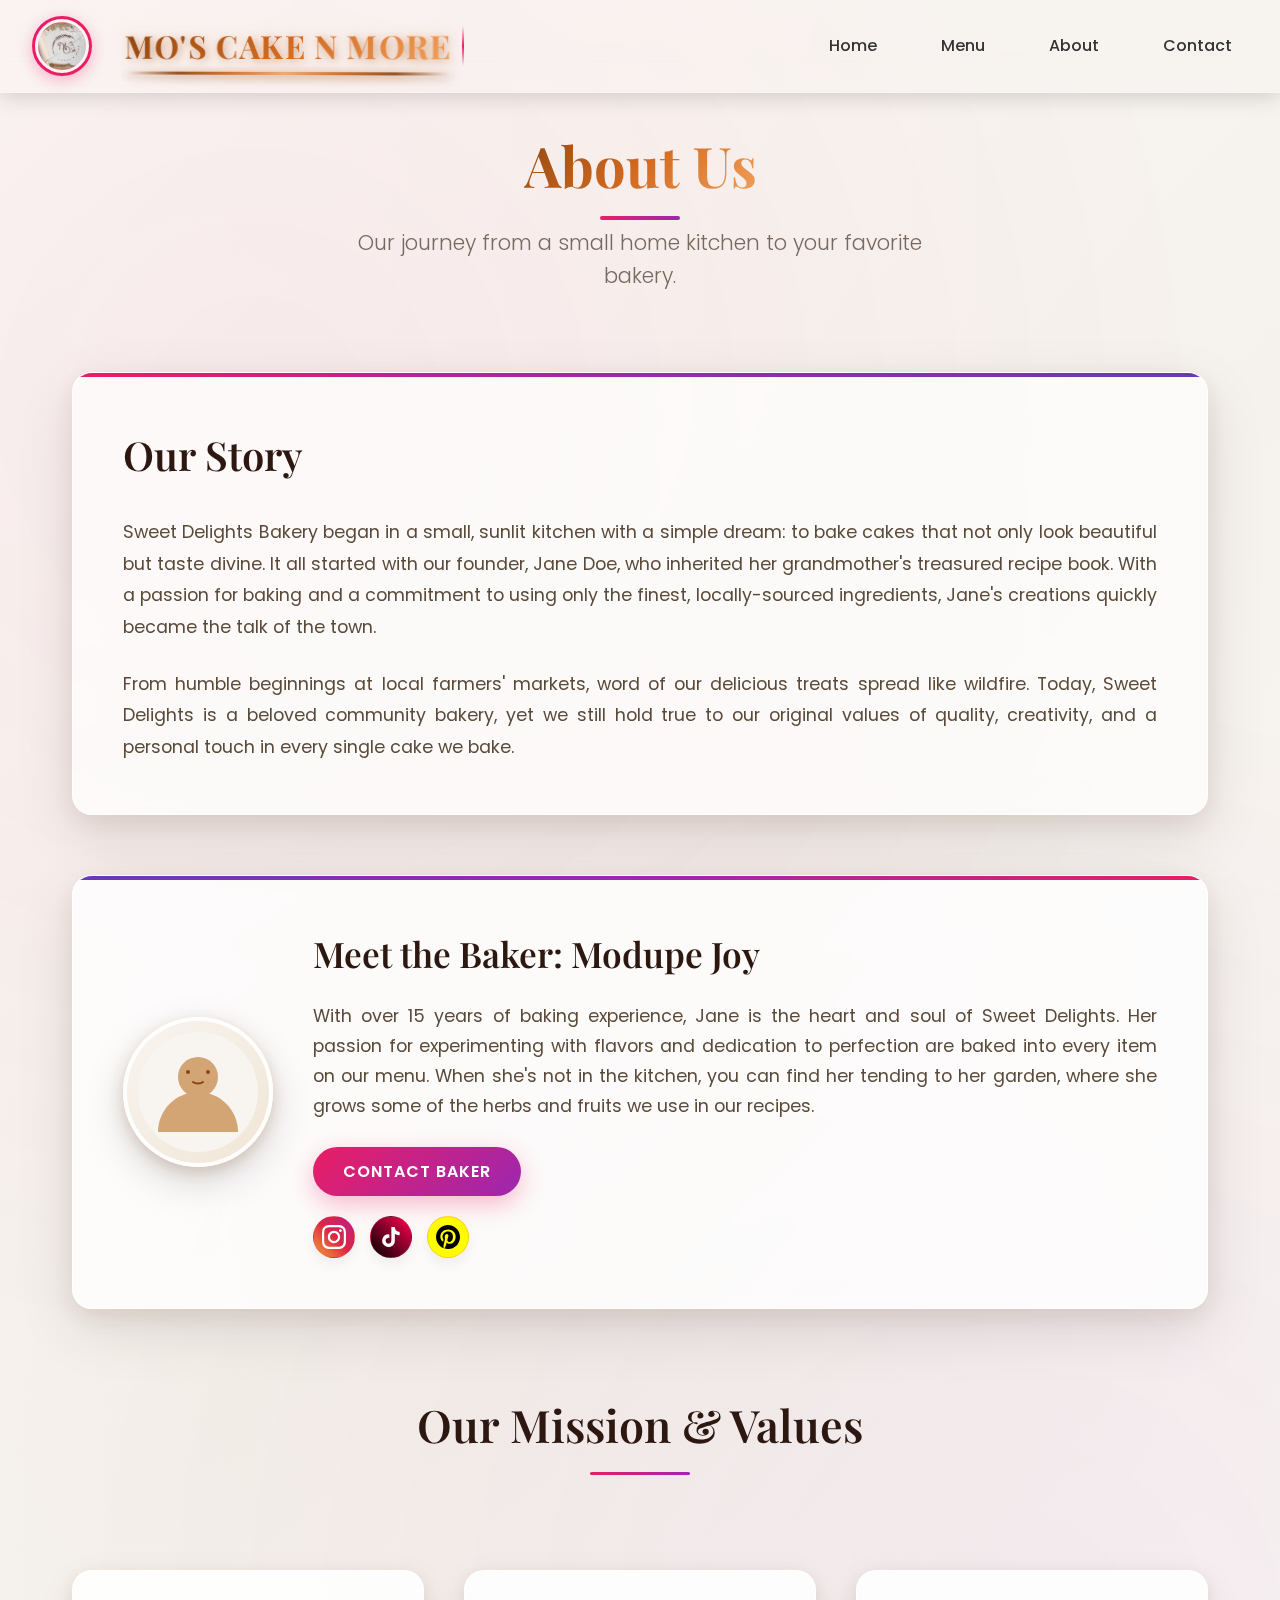
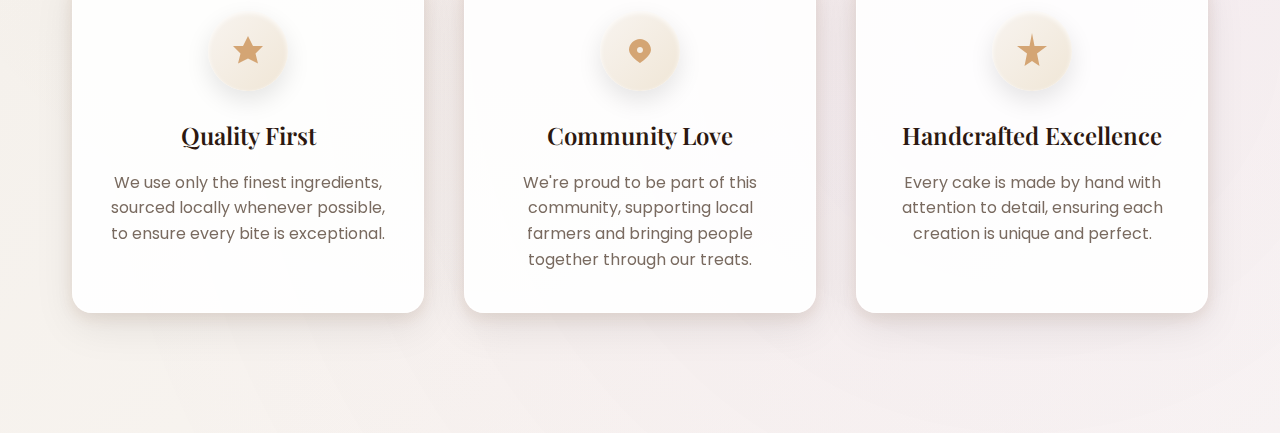
<file: about.html>
<!DOCTYPE html>
<html lang="en">
<head>
    <meta charset="UTF-8">
    <meta name="viewport" content="width=device-width, initial-scale=1.0">
<title>About Us - MO's CAKE N MORE</title>
    <link rel="preconnect" href="https://fonts.googleapis.com">
    <link rel="preconnect" href="https://fonts.gstatic.com" crossorigin>
    <link href="https://fonts.googleapis.com/css2?family=Playfair+Display:wght@400;700;900&family=Dancing+Script:wght@400;700&family=Poppins:wght@300;400;600&family=Lobster:wght@400&family=Pacifico&display=swap" rel="stylesheet">
    <link rel="stylesheet" href="css/style.css">
</head>
<body>
    <!-- Navigation Bar -->
    <nav class="navbar">
        <div class="navbar-brand">
            <img src="images/cake.jpg" alt="logodesign" class="logo">
<span class="brand-text">MO's CAKE N MORE</span>
        </div>
        
        <!-- Mobile Menu Toggle Button -->
        <button class="mobile-menu-toggle" onclick="toggleMobileMenu()">
            <span class="hamburger-line"></span>
            <span class="hamburger-line"></span>
            <span class="hamburger-line"></span>
        </button>
        
        <div class="navbar-nav" id="navbarNav">
            <a href="index.html" class="nav-link">Home</a>
            <a href="menu.html" class="nav-link">Menu</a>
            <a href="about.html" class="nav-link active">About</a>
            <a href="contact.html" class="nav-link">Contact</a>
        </div>
    </nav>

    <!-- About Us Section -->
    <section id="about" class="about-section">
        <div class="about-container">
            <!-- Section Header -->
            <div class="about-header">
                <h2 class="about-title">About Us</h2>
                <p class="about-subtitle">Our journey from a small home kitchen to your favorite bakery.</p>
            </div>

            <!-- Main Content -->
            <div class="about-content">
                <!-- Our Story -->
                <div class="story-section">
                    <div class="story-text">
                        <h3 class="story-title">Our Story</h3>
                        <p class="story-description">
                            Sweet Delights Bakery began in a small, sunlit kitchen with a simple dream: 
                            to bake cakes that not only look beautiful but taste divine. It all started 
                            with our founder, Jane Doe, who inherited her grandmother's treasured 
                            recipe book. With a passion for baking and a commitment to using only 
                            the finest, locally-sourced ingredients, Jane's creations quickly became 
                            the talk of the town.
                        </p>
                        <p class="story-description">
                            From humble beginnings at local farmers' markets, word of our delicious 
                            treats spread like wildfire. Today, Sweet Delights is a beloved community 
                            bakery, yet we still hold true to our original values of quality, creativity, 
                            and a personal touch in every single cake we bake.
                        </p>
                    </div>
                </div>

                <!-- Baker Profile -->
                <div class="baker-profile">
                    <div class="baker-image">
                        <div class="profile-placeholder">
                            <svg width="120" height="120" viewBox="0 0 120 120" fill="none" xmlns="http://www.w3.org/2000/svg">
                                <circle cx="60" cy="60" r="60" fill="#f8f4f0"/>
                                <circle cx="60" cy="45" r="20" fill="#d4a574"/>
                                <path d="M20 100c0-22.091 17.909-40 40-40s40 17.909 40 40" fill="#d4a574"/>
                                <circle cx="50" cy="40" r="2" fill="#8b4513"/>
                                <circle cx="70" cy="40" r="2" fill="#8b4513"/>
                                <path d="M55 50c2.5 2 7.5 2 10 0" stroke="#8b4513" stroke-width="2" stroke-linecap="round"/>
                            </svg>
                        </div>
                    </div>
                    <div class="baker-info">
                        <h3 class="baker-name">Meet the Baker: Modupe Joy</h3>
                        <p class="baker-description">
                            With over 15 years of baking experience, Jane is the heart and soul of Sweet 
                            Delights. Her passion for experimenting with flavors and dedication to perfection 
                            are baked into every item on our menu. When she's not in the kitchen, you can 
                            find her tending to her garden, where she grows some of the herbs and fruits we 
                            use in our recipes.
                        </p>
                        
                        <!-- Contact Button -->
                        <button class="contact-baker-btn">Contact Baker</button>
                        
                        <!-- Social Media Icons -->
                        <div class="baker-social">
                            <a href="https://www.instagram.com/_mos.cakesnmore/" class="social-link instagram" aria-label="Follow on Instagram">
                                <svg width="24" height="24" viewBox="0 0 24 24" fill="currentColor">
                                    <path d="M12 2.163c3.204 0 3.584.012 4.85.07 3.252.148 4.771 1.691 4.919 4.919.058 1.265.069 1.645.069 4.849 0 3.205-.012 3.584-.069 4.849-.149 3.225-1.664 4.771-4.919 4.919-1.266.058-1.644.07-4.85.07-3.204 0-3.584-.012-4.849-.07-3.26-.149-4.771-1.699-4.919-4.92-.058-1.265-.07-1.644-.07-4.849 0-3.204.013-3.583.07-4.849.149-3.227 1.664-4.771 4.919-4.919 1.266-.057 1.645-.069 4.849-.069zm0-2.163c-3.259 0-3.667.014-4.947.072-4.358.2-6.78 2.618-6.98 6.98-.059 1.281-.073 1.689-.073 4.948 0 3.259.014 3.668.072 4.948.2 4.358 2.618 6.78 6.98 6.98 1.281.058 1.689.072 4.948.072 3.259 0 3.668-.014 4.948-.072 4.354-.2 6.782-2.618 6.979-6.98.059-1.28.073-1.689.073-4.948 0-3.259-.014-3.667-.072-4.947-.196-4.354-2.617-6.78-6.979-6.98-1.281-.059-1.69-.073-4.949-.073zm0 5.838c-3.403 0-6.162 2.759-6.162 6.162s2.759 6.163 6.162 6.163 6.162-2.759 6.162-6.163c0-3.403-2.759-6.162-6.162-6.162zm0 10.162c-2.209 0-4-1.79-4-4 0-2.209 1.791-4 4-4s4 1.791 4 4c0 2.21-1.791 4-4 4zm6.406-11.845c-.796 0-1.441.645-1.441 1.44s.645 1.44 1.441 1.44c.795 0 1.439-.645 1.439-1.44s-.644-1.44-1.439-1.44z"/>
                                </svg>
                            </a>
                            <a href="https://www.tiktok.com/_mos.cakesnmore/" class="social-link tiktok" aria-label="Follow on TikTok">
                                <svg width="24" height="24" viewBox="0 0 24 24" fill="currentColor">
                                    <path d="M19.59 6.69a4.83 4.83 0 0 1-3.77-4.25V2h-3.45v13.67a2.89 2.89 0 0 1-5.2 1.74 2.89 2.89 0 0 1 2.31-4.64 2.93 2.93 0 0 1 .88.13V9.4a6.84 6.84 0 0 0-1-.05A6.33 6.33 0 0 0 5 20.1a6.34 6.34 0 0 0 10.86-4.43v-7a8.16 8.16 0 0 0 4.77 1.52v-3.4a4.85 4.85 0 0 1-1-.1z"/>
                                </svg>
                            </a>
                            <a href="https://snapchat.com/t/F5TK7UR8" class="social-link snapchat" aria-label="Follow on Snapchat">
                                <svg width="24" height="24" viewBox="0 0 24 24" fill="currentColor">
                                    <path d="M12.017 0C5.396 0 .029 5.367.029 11.987c0 5.079 3.158 9.417 7.618 11.174-.105-.949-.199-2.403.041-3.439.219-.937 1.406-5.957 1.406-5.957s-.359-.72-.359-1.781c0-1.663.967-2.911 2.168-2.911 1.024 0 1.518.769 1.518 1.688 0 1.029-.653 2.567-.992 3.992-.285 1.193.6 2.165 1.775 2.165 2.128 0 3.768-2.245 3.768-5.487 0-2.861-2.063-4.869-5.008-4.869-3.41 0-5.409 2.562-5.409 5.199 0 1.033.394 2.143.889 2.741.099.12.112.225.085.345-.09.375-.293 1.199-.334 1.363-.053.225-.172.271-.402.165-1.495-.69-2.433-2.878-2.433-4.646 0-3.776 2.748-7.252 7.92-7.252 4.158 0 7.392 2.967 7.392 6.923 0 4.135-2.607 7.462-6.233 7.462-1.214 0-2.357-.629-2.748-1.378 0 0-.599 2.282-.744 2.840-.282 1.084-1.064 2.456-1.549 3.235C9.584 23.815 10.77 24.001 12.017 24.001c6.624 0 11.99-5.367 11.99-11.988C24.007 5.367 18.641.001 12.017.001z"/>
                                </svg>
                            </a>
                        </div>
                    </div>
                </div>
            </div>

            <!-- Mission & Values -->
            <div class="values-section">
                <h3 class="values-title">Our Mission & Values</h3>
                <div class="values-grid">
                    <div class="value-card">
                        <div class="value-icon">
                            <svg width="40" height="40" viewBox="0 0 40 40" fill="none" xmlns="http://www.w3.org/2000/svg">
                                <path d="M20 5L25 15H35L27.5 22.5L30 32.5L20 27.5L10 32.5L12.5 22.5L5 15H15L20 5Z" fill="#d4a574"/>
                            </svg>
                        </div>
                        <h4 class="value-name">Quality First</h4>
                        <p class="value-description">We use only the finest ingredients, sourced locally whenever possible, to ensure every bite is exceptional.</p>
                    </div>
                    
                    <div class="value-card">
                        <div class="value-icon">
                            <svg width="40" height="40" viewBox="0 0 40 40" fill="none" xmlns="http://www.w3.org/2000/svg">
                                <path d="M20 8C14 8 9 13 9 19C9 25 20 32 20 32S31 25 31 19C31 13 26 8 20 8ZM20 22C18.3 22 17 20.7 17 19S18.3 16 20 16S23 17.3 23 19S21.7 22 20 22Z" fill="#d4a574"/>
                            </svg>
                        </div>
                        <h4 class="value-name">Community Love</h4>
                        <p class="value-description">We're proud to be part of this community, supporting local farmers and bringing people together through our treats.</p>
                    </div>
                    
                    <div class="value-card">
                        <div class="value-icon">
                            <svg width="40" height="40" viewBox="0 0 40 40" fill="none" xmlns="http://www.w3.org/2000/svg">
                                <path d="M20 2L22.5 15H35L25 22.5L27.5 35L20 30L12.5 35L15 22.5L5 15H17.5L20 2Z" fill="#d4a574"/>
                            </svg>
                        </div>
                        <h4 class="value-name">Handcrafted Excellence</h4>
                        <p class="value-description">Every cake is made by hand with attention to detail, ensuring each creation is unique and perfect.</p>
                    </div>
                </div>
            </div>
        </div>
    </section>

    <script>
        function toggleMobileMenu() {
            const navbarNav = document.getElementById('navbarNav');
            const mobileToggle = document.querySelector('.mobile-menu-toggle');
            
            navbarNav.classList.toggle('mobile-menu-active');
            mobileToggle.classList.toggle('active');
        }
        
        // Close mobile menu when clicking on a nav link
        document.querySelectorAll('.nav-link').forEach(link => {
            link.addEventListener('click', () => {
                const navbarNav = document.getElementById('navbarNav');
                const mobileToggle = document.querySelector('.mobile-menu-toggle');
                
                navbarNav.classList.remove('mobile-menu-active');
                mobileToggle.classList.remove('active');
            });
        });

        // Navbar scroll effect
        window.addEventListener('scroll', function() {
            const navbar = document.querySelector('.navbar');
            if (window.scrollY > 50) {
                navbar.classList.add('scrolled');
            } else {
                navbar.classList.remove('scrolled');
            }
        });
    </script>
</body>
</html>
</file>
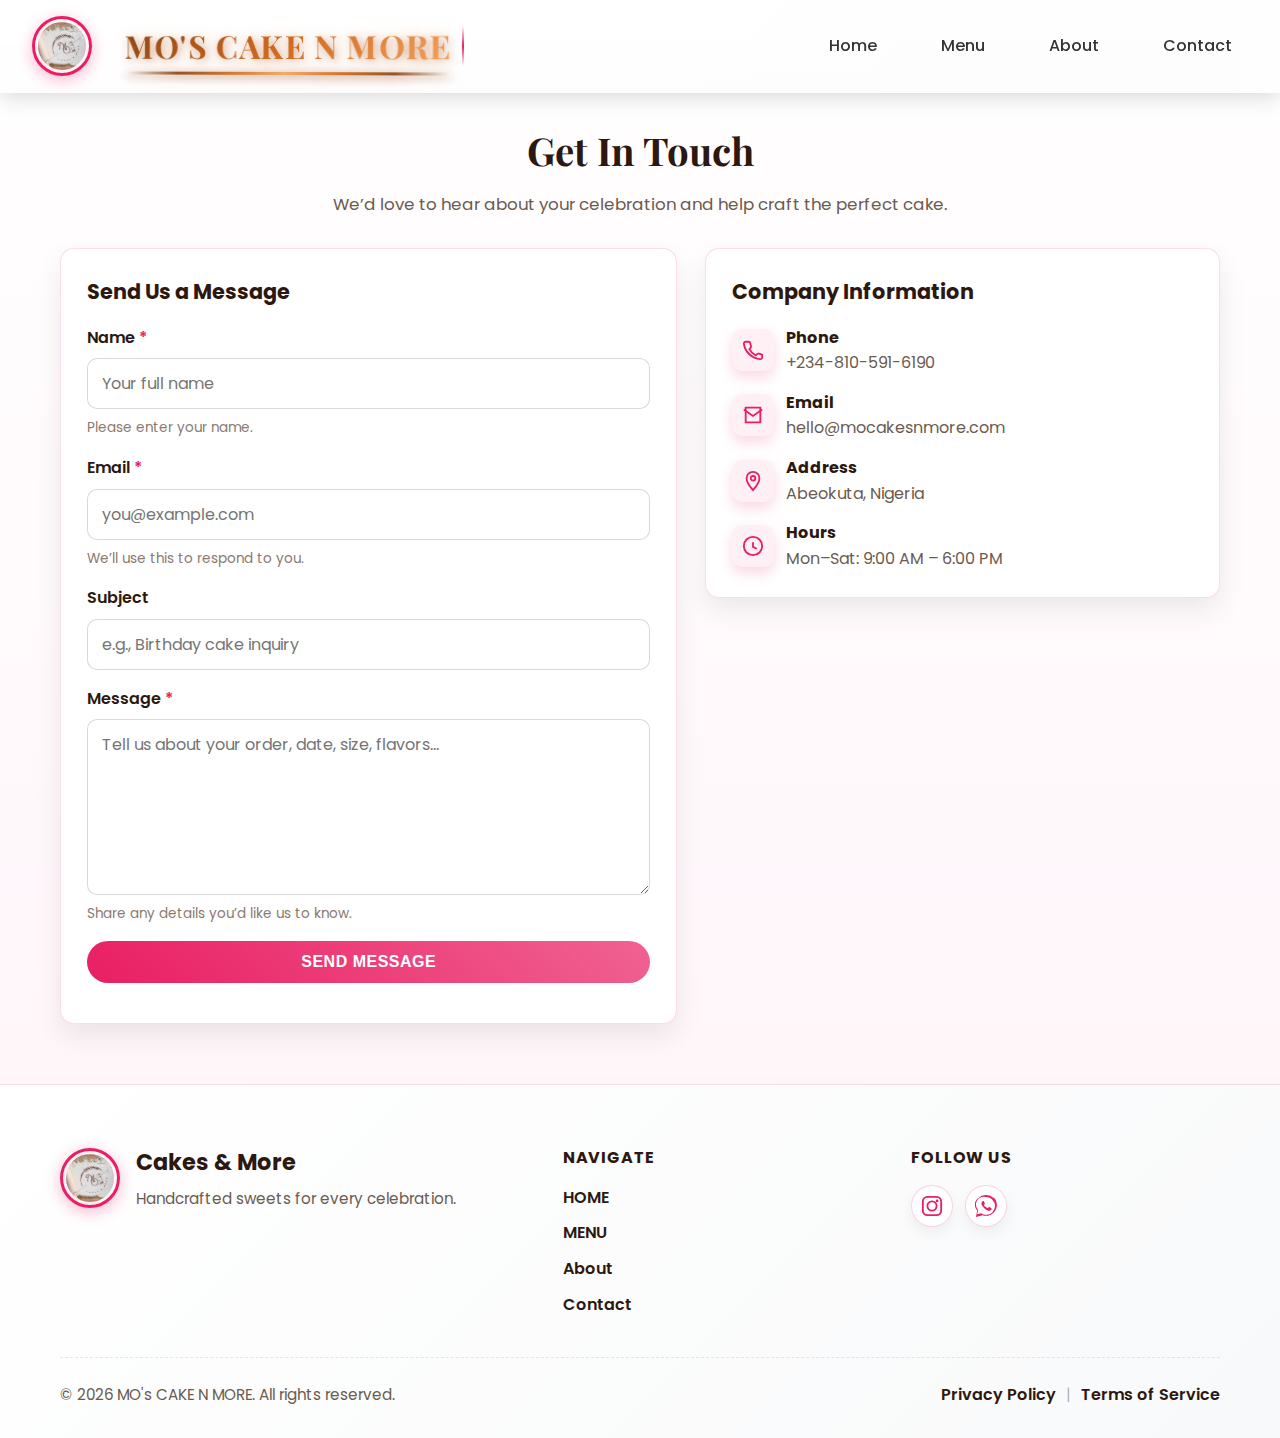
<file: contact.html>
<!DOCTYPE html>
<html lang="en">
<head>
    <meta charset="UTF-8">
    <meta name="viewport" content="width=device-width, initial-scale=1.0">
<title>Contact Us - MO's CAKE N MORE</title>
    <link rel="preconnect" href="https://fonts.googleapis.com">
    <link rel="preconnect" href="https://fonts.gstatic.com" crossorigin>
    <link href="https://fonts.googleapis.com/css2?family=Playfair+Display:wght@400;700;900&family=Dancing+Script:wght@400;700&family=Poppins:wght@300;400;600&family=Lobster:wght@400&family=Pacifico&display=swap" rel="stylesheet">
    <link rel="stylesheet" href="css/style.css">
</head>
<body>
    <!-- Navigation Bar -->
    <nav class="navbar">
        <div class="navbar-brand">
            <img src="images/cake.jpg" alt="logodesign" class="logo">
<span class="brand-text">MO's CAKE N MORE</span>
        </div>

        <!-- Mobile Menu Toggle Button -->
        <button class="mobile-menu-toggle" onclick="toggleMobileMenu()">
            <span class="hamburger-line"></span>
            <span class="hamburger-line"></span>
            <span class="hamburger-line"></span>
        </button>

        <div class="navbar-nav" id="navbarNav">
            <a href="index.html" class="nav-link">Home</a>
            <a href="menu.html" class="nav-link">Menu</a>
            <a href="about.html" class="nav-link">About</a>
            <a href="contact.html" class="nav-link active">Contact</a>
        </div>
    </nav>

    <!-- Contact Section -->
    <main class="contact-section" id="contact">
        <div class="contact-container">
            <header class="contact-header">
                <h1 class="contact-title">Get In Touch</h1>
                <p class="contact-subtitle">We’d love to hear about your celebration and help craft the perfect cake.</p>
            </header>

            <div class="contact-grid">
                <!-- Contact Form -->
                <section class="contact-form-card" aria-labelledby="contact-form-title">
                    <h2 id="contact-form-title" class="contact-card-title">Send Us a Message</h2>
                    <form id="contact-form" novalidate>
                        <div class="form-row">
                            <label for="name">Name <span class="required">*</span></label>
                            <input id="name" name="name" type="text" placeholder="Your full name" required>
                            <small class="field-hint">Please enter your name.</small>
                        </div>

                        <div class="form-row">
                            <label for="email">Email <span class="required">*</span></label>
                            <input id="email" name="email" type="email" placeholder="you@example.com" required>
                            <small class="field-hint">We’ll use this to respond to you.</small>
                        </div>

                        <div class="form-row">
                            <label for="subject">Subject</label>
                            <input id="subject" name="subject" type="text" placeholder="e.g., Birthday cake inquiry">
                        </div>

                        <div class="form-row">
                            <label for="message">Message <span class="required">*</span></label>
                            <textarea id="message" name="message" rows="6" placeholder="Tell us about your order, date, size, flavors…" required></textarea>
                            <small class="field-hint">Share any details you’d like us to know.</small>
                        </div>

                        <div class="form-actions">
                            <button type="submit" class="product-btn contact-submit" aria-label="Send message">Send Message</button>
                        </div>

                        <div id="form-status" class="form-status" aria-live="polite"></div>
                    </form>
                </section>

                <!-- Company Info -->
                <aside class="contact-info-card" aria-labelledby="contact-info-title">
                    <h2 id="contact-info-title" class="contact-card-title">Company Information</h2>
                    <ul class="contact-info-list">
                        <li class="info-item">
                            <span class="info-icon" aria-hidden="true">
                                <svg width="22" height="22" viewBox="0 0 24 24" fill="none" xmlns="http://www.w3.org/2000/svg"><path d="M22 16.92V20a2 2 0 0 1-2.18 2A19.86 19.86 0 0 1 2 5.18 2 2 0 0 1 4 3h3.09a2 2 0 0 1 2 1.72 12.66 12.66 0 0 0 .7 2.75 2 2 0 0 1-.45 2.11L8.09 11a16 16 0 0 0 6.91 6.91l1.42-1.43a2 2 0 0 1 2.11-.45 12.66 12.66 0 0 0 2.75.7A2 2 0 0 1 22 16.92z" stroke="currentColor" stroke-width="2"/></svg>
                            </span>
                            <div class="info-content">
                                <strong>Phone</strong>
                                <span>+234-810-591-6190</span>
                            </div>
                        </li>
                        <li class="info-item">
                            <span class="info-icon" aria-hidden="true">
                                <svg width="22" height="22" viewBox="0 0 24 24" fill="none" xmlns="http://www.w3.org/2000/svg"><path d="M4 4h16v16H4z" stroke="currentColor" stroke-width="2"/><path d="M22 6l-10 7L2 6" stroke="currentColor" stroke-width="2"/></svg>
                            </span>
                            <div class="info-content">
                                <strong>Email</strong>
                                <span>hello@mocakesnmore.com</span>
                            </div>
                        </li>
                        <li class="info-item">
                            <span class="info-icon" aria-hidden="true">
                                <svg width="22" height="22" viewBox="0 0 24 24" fill="none" xmlns="http://www.w3.org/2000/svg"><path d="M12 2a7 7 0 0 0-7 7c0 5.25 7 13 7 13s7-7.75 7-13a7 7 0 0 0-7-7zm0 9.5a2.5 2.5 0 1 1 0-5 2.5 2.5 0 0 1 0 5z" stroke="currentColor" stroke-width="2"/></svg>
                            </span>
                            <div class="info-content">
                                <strong>Address</strong>
                                <span>Abeokuta, Nigeria</span>
                            </div>
                        </li>
                        <li class="info-item">
                            <span class="info-icon" aria-hidden="true">
                                <svg width="22" height="22" viewBox="0 0 24 24" fill="none" xmlns="http://www.w3.org/2000/svg"><path d="M12 8v5l4 2" stroke="currentColor" stroke-width="2"/><circle cx="12" cy="12" r="10" stroke="currentColor" stroke-width="2"/></svg>
                            </span>
                            <div class="info-content">
                                <strong>Hours</strong>
                                <span>Mon–Sat: 9:00 AM – 6:00 PM</span>
                            </div>
                        </li>
                    </ul>
                </aside>
            </div>
        </div>
    </main>

    <!-- Site Footer (copied for consistency) -->
    <footer class="site-footer">
        <div class="footer-container">
            <div class="footer-grid">
                <!-- Brand & Intro -->
                <div class="footer-brand">
<img src="images/cake.jpg" alt="MO's CAKE N MORE logo" class="logo">
                    <div class="footer-brand-text">
                        <h3 class="footer-title">Cakes & More</h3>
                        <p class="footer-tagline">Handcrafted sweets for every celebration.</p>
                    </div>
                </div>

                <!-- Navigation Links -->
                <nav class="footer-nav" aria-label="Footer Navigation">
                    <h4 class="footer-heading">Navigate</h4>
                    <ul class="footer-links">
                        <li><a href="index.html">HOME</a></li>
                        <li><a href="menu.html">MENU</a></li>
                        <li><a href="about.html">About</a></li>
                        <li><a href="contact.html">Contact</a></li>
                    </ul>
                </nav>

                <!-- Social Media -->
                <div class="footer-social">
                    <h4 class="footer-heading">Follow Us</h4>
                    <div class="social-links">
                        <a href="https://www.instagram.com/_mos.cakesnmore/" aria-label="Instagram" class="social-link" title="Instagram">
                            <svg width="22" height="22" viewBox="0 0 24 24" fill="none" xmlns="http://www.w3.org/2000/svg">
                                <rect x="2" y="2" width="20" height="20" rx="5" stroke="currentColor" stroke-width="2"/>
                                <circle cx="12" cy="12" r="5" stroke="currentColor" stroke-width="2"/>
                                <circle cx="17.5" cy="6.5" r="1.5" fill="currentColor"/>
                            </svg>
                        </a>
                       
                        <a href="https://wa.link/r4weiy" aria-label="WhatsApp" class="social-link" title="WhatsApp">
                            <svg width="22" height="22" viewBox="0 0 24 24" fill="none" xmlns="http://www.w3.org/2000/svg">
                                <path d="M20.52 3.48A11.77 11.77 0 0 0 12 0a11.77 11.77 0 0 0-8.52 3.48C-1.3 7.26-1.16 13.22 2.46 16.9L1 24l7.27-1.9a11.62 11.62 0 0 0 3.73.6h.01c3.14 0 6.09-1.22 8.31-3.43a11.77 11.77 0 0 0 0-16.79zM12 21.5h-.01a9.77 9.77 0 0 1-4.98-1.36l-.36-.21-4.32 1.13 1.15-4.21-.24-.38A9.76 9.76 0 0 1 2.23 6.1 9.77 9.77 0 0 1 12 2.25c2.62 0 5.09 1.02 6.95 2.88a9.77 9.77 0 0 1 0 13.84A9.77 9.77 0 0 1 12 21.5z" fill="currentColor"/>
                                <path d="M17.47 13.88c-.27-.14-1.58-.78-1.83-.87-.24-.09-.42-.14-.6.14-.18.27-.69.87-.85 1.05-.16.18-.31.2-.58.07-.27-.14-1.15-.42-2.2-1.34-.81-.72-1.36-1.6-1.52-1.87-.16-.27-.02-.42.12-.55.12-.12.27-.31.4-.47.13-.16.18-.27.27-.45.09-.18.04-.34-.02-.47-.07-.14-.6-1.44-.82-1.98-.21-.54-.44-.46-.6-.46-.16 0-.34 0-.52 0-.18 0-.47.07-.72.34-.25.27-.96.94-.96 2.29 0 1.34.99 2.64 1.13 2.82.14.18 1.95 3.13 4.73 4.39.66.28 1.17.45 1.57.58.66.21 1.26.18 1.73.11.53-.08 1.58-.64 1.8-1.26.22-.62.22-1.16.15-1.26-.06-.1-.24-.16-.51-.3z" fill="currentColor"/>
                            </svg>
                        </a>
                    </div>
                </div>
            </div>
            <div class="footer-bottom">
<p class="copyright">&copy; <span id="current-year"></span> MO's CAKE N MORE. All rights reserved.</p>
                <div class="footer-legal">
                    <a class="legal-link" href="#">Privacy Policy</a>
                    <span class="separator">|</span>
                    <a class="legal-link" href="#">Terms of Service</a>
                </div>
            </div>
        </div>
    </footer>

    <script>
        // Mobile menu toggle
        function toggleMobileMenu() {
            const navbarNav = document.getElementById('navbarNav');
            const mobileToggle = document.querySelector('.mobile-menu-toggle');
            navbarNav.classList.toggle('mobile-menu-active');
            mobileToggle.classList.toggle('active');
        }

        // Close mobile menu when clicking on a nav link
        document.querySelectorAll('.nav-link').forEach(link => {
            link.addEventListener('click', () => {
                const navbarNav = document.getElementById('navbarNav');
                const mobileToggle = document.querySelector('.mobile-menu-toggle');
                navbarNav.classList.remove('mobile-menu-active');
                mobileToggle.classList.remove('active');
            });
        });

        // Navbar scroll effect
        window.addEventListener('scroll', function() {
            const navbar = document.querySelector('.navbar');
            if (window.scrollY > 50) {
                navbar.classList.add('scrolled');
            } else {
                navbar.classList.remove('scrolled');
            }
        });

        // Contact form submission & feedback (mailto-based)
        const form = document.getElementById('contact-form');
        const statusEl = document.getElementById('form-status');
        const submitBtn = document.querySelector('.contact-submit');
        const RECIPIENTS = ['anushow299@gmail.com']; // Add more addresses if needed

        function setStatus(message, type = 'info') {
            statusEl.textContent = message;
            statusEl.className = 'form-status ' + type;
        }

        form.addEventListener('submit', function(e) {
            e.preventDefault();

            // Basic client-side validation
            const name = document.getElementById('name');
            const email = document.getElementById('email');
            const message = document.getElementById('message');
            const subjectInput = document.getElementById('subject');

            if (!name.value.trim() || !email.value.trim() || !message.value.trim()) {
                setStatus('Please complete all required fields.', 'error');
                return;
            }

            // Simple email format check
            const emailPattern = /^[^\s@]+@[^\s@]+\.[^\s@]+$/;
            if (!emailPattern.test(email.value)) {
                setStatus('Please enter a valid email address.', 'error');
                return;
            }

            // Build mailto URL with prefilled recipient(s), subject, and body
            const to = RECIPIENTS.join(',');
            const subject = (subjectInput && subjectInput.value.trim())
                ? subjectInput.value.trim()
                : `New enquiry from ${name.value.trim()}`;
            const bodyLines = [
`Hello MO's CAKE N MORE,`,
                '',
                `Name: ${name.value.trim()}`,
                `Email: ${email.value.trim()}`,
                '',
                'Message:',
                message.value.trim(),
                '',
                '— Sent from the website contact form —'
            ];
            const body = bodyLines.join('\n');
            const mailtoURL = `mailto:${to}?subject=${encodeURIComponent(subject)}&body=${encodeURIComponent(body)}`;

            // Provide UX feedback and open the user's email client
            submitBtn.disabled = true;
            submitBtn.textContent = 'Opening email…';
            setStatus('Opening your email app to send the message…', 'info');
            window.location.href = mailtoURL;
            // Re-enable button after a short delay in case navigation is blocked
            setTimeout(() => {
                submitBtn.disabled = false;
                submitBtn.textContent = 'Send Message';
            }, 1500);
        });

        // Set current year in footer
        document.addEventListener('DOMContentLoaded', () => {
            const yearEl = document.getElementById('current-year');
            if (yearEl) yearEl.textContent = new Date().getFullYear();
        });
    </script>
</body>
</html>
</file>
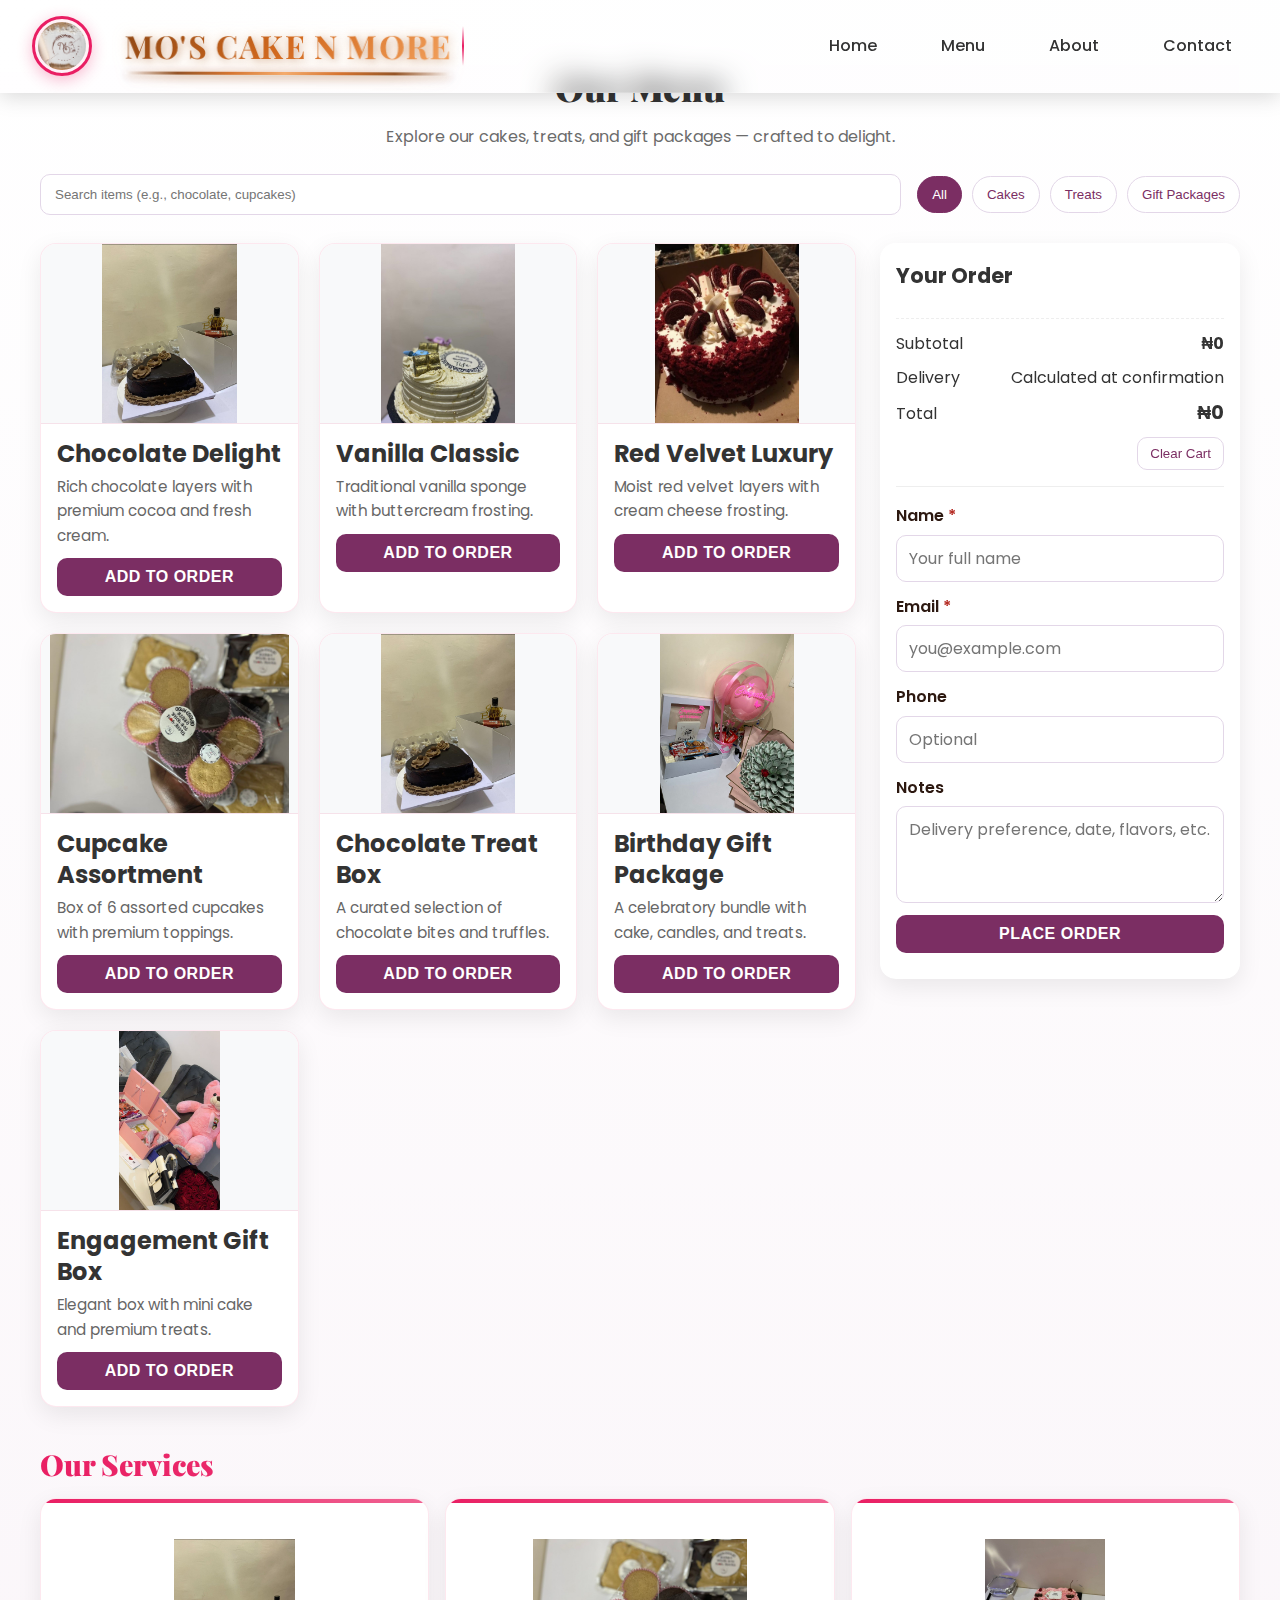
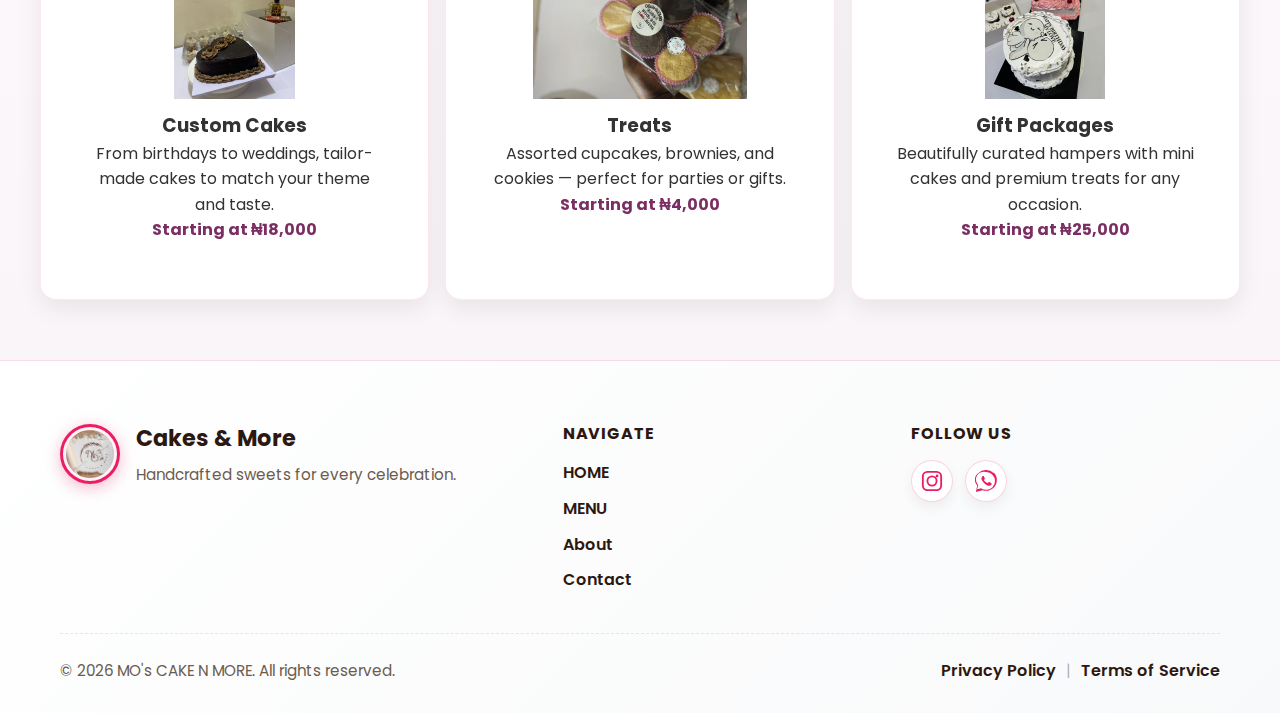
<file: menu.html>
<!DOCTYPE html>
<html lang="en">
<head>
    <meta charset="UTF-8">
    <meta name="viewport" content="width=device-width, initial-scale=1.0">
<title>Menu - MO's CAKE N MORE</title>
    <link rel="preconnect" href="https://fonts.googleapis.com">
    <link rel="preconnect" href="https://fonts.gstatic.com" crossorigin>
    <link href="https://fonts.googleapis.com/css2?family=Playfair+Display:wght@400;700;900&family=Dancing+Script:wght@400;700&family=Poppins:wght@300;400;600&family=Lobster:wght@400&family=Pacifico&display=swap" rel="stylesheet">
    <link rel="stylesheet" href="css/style.css">
    <link rel="stylesheet" href="css/menu.css">
</head>
<body>
    <!-- Navigation Bar -->
    <nav class="navbar">
        <div class="navbar-brand">
            <img src="images/cake.jpg" alt="logodesign" class="logo">
<span class="brand-text">MO's CAKE N MORE</span>
        </div>

        <!-- Mobile Menu Toggle Button -->
        <button class="mobile-menu-toggle" onclick="toggleMobileMenu()">
            <span class="hamburger-line"></span>
            <span class="hamburger-line"></span>
            <span class="hamburger-line"></span>
        </button>

        <div class="navbar-nav" id="navbarNav">
            <a href="index.html" class="nav-link">Home</a>
            <a href="menu.html" class="nav-link active">Menu</a>
            <a href="about.html" class="nav-link">About</a>
            <a href="contact.html" class="nav-link">Contact</a>
        </div>
    </nav>

    <!-- Menu Section -->
    <main class="menu-section">
        <div class="menu-container">
            <header class="menu-header">
                <h1 class="menu-title">Our Menu</h1>
                <p class="menu-subtitle">Explore our cakes, treats, and gift packages — crafted to delight.</p>
            </header>

            <!-- Controls: Search + Category Filters -->
            <div class="menu-controls">
                <div class="search-wrap">
                    <input id="product-search" type="search" placeholder="Search items (e.g., chocolate, cupcakes)" aria-label="Search menu items">
                </div>
                <div class="filters">
                    <button class="filter-btn active" data-filter="all">All</button>
                    <button class="filter-btn" data-filter="cakes">Cakes</button>
                    <button class="filter-btn" data-filter="treats">Treats</button>
                    <button class="filter-btn" data-filter="gifts">Gift Packages</button>
                </div>
            </div>

            <div class="menu-layout">
                <!-- Product Grid -->
                <section class="menu-grid" aria-label="Product list">
                    <!-- Cakes -->
                    <article class="product-card" data-name="Chocolate Delight" data-category="cakes" data-price="20000">
                        <div class="product-image">
                            <img class="img-fluid" src="images/chocolate.jpg" alt="Chocolate Delight cake">
                        </div>
                        <div class="product-info">
                            <h3 class="product-title">Chocolate Delight</h3>
                            <p class="product-description">Rich chocolate layers with premium cocoa and fresh cream.</p>
                            <div class="product-price"></div>
                            <button class="product-btn add-to-cart">Add to Order</button>
                        </div>
                    </article>

                    <article class="product-card" data-name="Vanilla Classic" data-category="cakes" data-price="18000">
                        <div class="product-image">
                            <img class="img-fluid" src="images/vanilla.jpg" alt="Vanilla Classic cake">
                        </div>
                        <div class="product-info">
                            <h3 class="product-title">Vanilla Classic</h3>
                            <p class="product-description">Traditional vanilla sponge with buttercream frosting.</p>
                            <div class="product-price"></div>
                            <button class="product-btn add-to-cart">Add to Order</button>
                        </div>
                    </article>

                    <article class="product-card" data-name="Red Velvet Luxury" data-category="cakes" data-price="22000">
                        <div class="product-image">
                            <img class="img-fluid" src="images/redvelvet.jpg" alt="Red Velvet Luxury cake">
                        </div>
                        <div class="product-info">
                            <h3 class="product-title">Red Velvet Luxury</h3>
                            <p class="product-description">Moist red velvet layers with cream cheese frosting.</p>
                            <div class="product-price"></div>
                            <button class="product-btn add-to-cart">Add to Order</button>
                        </div>
                    </article>

                    <!-- Treats -->
                    <article class="product-card" data-name="Cupcake Assortment" data-category="treats" data-price="6000">
                        <div class="product-image">
                            <img class="img-fluid" src="images/cupcake.jpg" alt="Cupcake assortment">
                        </div>
                        <div class="product-info">
                            <h3 class="product-title">Cupcake Assortment</h3>
                            <p class="product-description">Box of 6 assorted cupcakes with premium toppings.</p>
                            <div class="product-price"></div>
                            <button class="product-btn add-to-cart">Add to Order</button>
                        </div>
                    </article>

                    <article class="product-card" data-name="Chocolate Treat Box" data-category="treats" data-price="8000">
                        <div class="product-image">
                            <img class="img-fluid" src="images/chocolate.jpg" alt="Chocolate treat box">
                        </div>
                        <div class="product-info">
                            <h3 class="product-title">Chocolate Treat Box</h3>
                            <p class="product-description">A curated selection of chocolate bites and truffles.</p>
                            <div class="product-price"></div>
                            <button class="product-btn add-to-cart">Add to Order</button>
                        </div>
                    </article>

                    <!-- Gift Packages -->
                    <article class="product-card" data-name="Birthday Gift Package" data-category="gifts" data-price="30000">
                        <div class="product-image">
                            <img class="img-fluid" src="images/gift images/IMG-20251003-WA0050.jpg" alt="Birthday gift package">
                        </div>
                        <div class="product-info">
                            <h3 class="product-title">Birthday Gift Package</h3>
                            <p class="product-description">A celebratory bundle with cake, candles, and treats.</p>
                            <div class="product-price"></div>
                            <button class="product-btn add-to-cart">Add to Order</button>
                        </div>
                    </article>

                    <article class="product-card" data-name="Engagement Gift Box" data-category="gifts" data-price="35000">
                        <div class="product-image">
                            <img class="img-fluid" src="images/gift images/IMG-20251003-WA0051.jpg" alt="Engagement gift box">
                        </div>
                        <div class="product-info">
                            <h3 class="product-title">Engagement Gift Box</h3>
                            <p class="product-description">Elegant box with mini cake and premium treats.</p>
                            <div class="product-price"></div>
                            <button class="product-btn add-to-cart">Add to Order</button>
                        </div>
                    </article>
                </section>

                <!-- Cart + Order Panel -->
                <aside class="cart-panel" aria-labelledby="order-panel-title">
                    <h2 id="order-panel-title" class="cart-title">Your Order</h2>

                    <div id="cart-items" class="cart-items"></div>

                    <div class="cart-summary">
                        <div class="summary-row">
                            <span>Subtotal</span>
                            <strong id="cart-subtotal">₦0</strong>
                        </div>
                        <div class="summary-row">
                            <span>Delivery</span>
                            <span class="muted">Calculated at confirmation</span>
                        </div>
                        <div class="summary-total">
                            <span>Total</span>
                            <strong id="cart-total">₦0</strong>
                        </div>
                        <div class="summary-actions">
                            <button id="clear-cart" class="secondary-btn">Clear Cart</button>
                        </div>
                    </div>

                    <hr class="panel-divider" aria-hidden="true">

                    <form id="order-form" novalidate>
                        <div class="form-row">
                            <label for="cust-name">Name <span class="required">*</span></label>
                            <input id="cust-name" name="name" type="text" placeholder="Your full name" required>
                        </div>
                        <div class="form-row">
                            <label for="cust-email">Email <span class="required">*</span></label>
                            <input id="cust-email" name="email" type="email" placeholder="you@example.com" required>
                        </div>
                        <div class="form-row">
                            <label for="cust-phone">Phone</label>
                            <input id="cust-phone" name="phone" type="tel" placeholder="Optional">
                        </div>
                        <div class="form-row">
                            <label for="order-notes">Notes</label>
                            <textarea id="order-notes" name="notes" rows="3" placeholder="Delivery preference, date, flavors, etc."></textarea>
                        </div>
                        <button type="submit" class="product-btn place-order">Place Order</button>
                        <div id="order-status" class="form-status" aria-live="polite"></div>
                    </form>
                </aside>
            </div>

            <!-- Services Section -->
            <section class="services-showcase" aria-labelledby="services-title">
                <h2 id="services-title" class="services-title">Our Services</h2>
                <div class="services-grid">
                    <div class="service-card">
                        <img class="img-fluid service-image" src="images/chocolate.jpg" alt="Custom cakes">
                        <div class="service-info">
                            <h3>Custom Cakes</h3>
                            <p>From birthdays to weddings, tailor-made cakes to match your theme and taste.</p>
                            <span class="service-price">Starting at ₦18,000</span>
                        </div>
                    </div>
                    <div class="service-card">
                        <img class="img-fluid service-image" src="images/cupcake.jpg" alt="Treats">
                        <div class="service-info">
                            <h3>Treats</h3>
                            <p>Assorted cupcakes, brownies, and cookies — perfect for parties or gifts.</p>
                            <span class="service-price">Starting at ₦4,000</span>
                        </div>
                    </div>
                    <div class="service-card">
                        <img class="img-fluid service-image" src="images/birthday.jpg" alt="Gift packages">
                        <div class="service-info">
                            <h3>Gift Packages</h3>
                            <p>Beautifully curated hampers with mini cakes and premium treats for any occasion.</p>
                            <span class="service-price">Starting at ₦25,000</span>
                        </div>
                    </div>
                </div>
            </section>
        </div>
    </main>

    <!-- Site Footer -->
    <footer class="site-footer">
        <div class="footer-container">
            <div class="footer-grid">
                <div class="footer-brand">
<img src="images/cake.jpg" alt="MO's CAKE N MORE logo" class="logo">
                    <div class="footer-brand-text">
                        <h3 class="footer-title">Cakes & More</h3>
                        <p class="footer-tagline">Handcrafted sweets for every celebration.</p>
                    </div>
                </div>
                <nav class="footer-nav" aria-label="Footer Navigation">
                    <h4 class="footer-heading">Navigate</h4>
                    <ul class="footer-links">
                        <li><a href="index.html">HOME</a></li>
                        <li><a href="menu.html">MENU</a></li>
                        <li><a href="about.html">About</a></li>
                        <li><a href="contact.html">Contact</a></li>
                    </ul>
                </nav>
                <div class="footer-social">
                    <h4 class="footer-heading">Follow Us</h4>
                    <div class="social-links">
                        <a href="https://www.instagram.com/_mos.cakesnmore/" aria-label="Instagram" class="social-link" title="Instagram">
                            <svg width="22" height="22" viewBox="0 0 24 24" fill="none" xmlns="http://www.w3.org/2000/svg">
                                <rect x="2" y="2" width="20" height="20" rx="5" stroke="currentColor" stroke-width="2"/>
                                <circle cx="12" cy="12" r="5" stroke="currentColor" stroke-width="2"/>
                                <circle cx="17.5" cy="6.5" r="1.5" fill="currentColor"/>
                            </svg>
                        </a>
                       
                      
                        <a href="https://wa.link/r4weiy" aria-label="WhatsApp" class="social-link" title="WhatsApp">
                            <svg width="22" height="22" viewBox="0 0 24 24" fill="none" xmlns="http://www.w3.org/2000/svg">
                                <path d="M20.52 3.48A11.77 11.77 0 0 0 12 0a11.77 11.77 0 0 0-8.52 3.48C-1.3 7.26-1.16 13.22 2.46 16.9L1 24l7.27-1.9a11.62 11.62 0 0 0 3.73.6h.01c3.14 0 6.09-1.22 8.31-3.43a11.77 11.77 0 0 0 0-16.79zM12 21.5h-.01a9.77 9.77 0 0 1-4.98-1.36l-.36-.21-4.32 1.13 1.15-4.21-.24-.38A9.76 9.76 0 0 1 2.23 6.1 9.77 9.77 0 0 1 12 2.25c2.62 0 5.09 1.02 6.95 2.88a9.77 9.77 0 0 1 0 13.84A9.77 9.77 0 0 1 12 21.5z" fill="currentColor"/>
                                <path d="M17.47 13.88c-.27-.14-1.58-.78-1.83-.87-.24-.09-.42-.14-.6.14-.18.27-.69.87-.85 1.05-.16.18-.31.2-.58.07-.27-.14-1.15-.42-2.2-1.34-.81-.72-1.36-1.6-1.52-1.87-.16-.27-.02-.42.12-.55.12-.12.27-.31.4-.47.13-.16.18-.27.27-.45.09-.18.04-.34-.02-.47-.07-.14-.6-1.44-.82-1.98-.21-.54-.44-.46-.6-.46-.16 0-.34 0-.52 0-.18 0-.47.07-.72.34-.25.27-.96.94-.96 2.29 0 1.34.99 2.64 1.13 2.82.14.18 1.95 3.13 4.73 4.39.66.28 1.17.45 1.57.58.66.21 1.26.18 1.73.11.53-.08 1.58-.64 1.8-1.26.22-.62.22-1.16.15-1.26-.06-.1-.24-.16-.51-.3z" fill="currentColor"/>
                            </svg>
                        </a>
                    </div>
                </div>
            </div>
            <div class="footer-bottom">
<p class="copyright">&copy; <span id="current-year"></span> MO's CAKE N MORE. All rights reserved.</p>
                <div class="footer-legal">
                    <a class="legal-link" href="#">Privacy Policy</a>
                    <span class="separator">|</span>
                    <a class="legal-link" href="#">Terms of Service</a>
                </div>
            </div>
        </div>
    </footer>

    <script>
        // Mobile menu toggle
        function toggleMobileMenu() {
            const navbarNav = document.getElementById('navbarNav');
            const mobileToggle = document.querySelector('.mobile-menu-toggle');
            navbarNav.classList.toggle('mobile-menu-active');
            mobileToggle.classList.toggle('active');
        }

        // Navbar scroll effect
        window.addEventListener('scroll', function() {
            const navbar = document.querySelector('.navbar');
            if (window.scrollY > 50) {
                navbar.classList.add('scrolled');
            } else {
                navbar.classList.remove('scrolled');
            }
        });

        // Cart logic
        const WHATSAPP_NUMBER = '2348105916190';
        const currency = (n) => '₦' + n.toLocaleString();
        const cart = new Map(); // key: name, value: { price, qty }

        function renderCart() {
            const itemsEl = document.getElementById('cart-items');
            itemsEl.innerHTML = '';
            let subtotal = 0;
            cart.forEach((v, k) => {
                const item = document.createElement('div');
                item.className = 'cart-item';
                item.innerHTML = `
                    <div class="item-info">
                        <strong>${k}</strong>
                        <span class="muted">${currency(v.price)}</span>
                    </div>
                    <div class="item-actions">
                        <button class="qty-btn" data-action="dec" data-name="${k}">−</button>
                        <span class="qty">${v.qty}</span>
                        <button class="qty-btn" data-action="inc" data-name="${k}">+</button>
                        <button class="remove-btn" data-action="remove" data-name="${k}">Remove</button>
                    </div>`;
                itemsEl.appendChild(item);
                subtotal += v.price * v.qty;
            });
            document.getElementById('cart-subtotal').textContent = currency(subtotal);
            document.getElementById('cart-total').textContent = currency(subtotal); // delivery TBD
        }

        // Add to cart
        document.querySelectorAll('.add-to-cart').forEach(btn => {
            btn.addEventListener('click', () => {
                const card = btn.closest('.product-card');
                const name = card.dataset.name;
                const price = Number(card.dataset.price);
                const existing = cart.get(name);
                cart.set(name, { price, qty: existing ? existing.qty + 1 : 1 });
                renderCart();
            });
        });

        // Cart actions
        document.getElementById('cart-items').addEventListener('click', (e) => {
            const target = e.target;
            const name = target.dataset.name;
            if (!name) return;
            const item = cart.get(name);
            if (!item) return;
            const action = target.dataset.action;
            if (action === 'inc') item.qty++;
            else if (action === 'dec') item.qty = Math.max(1, item.qty - 1);
            else if (action === 'remove') cart.delete(name);
            renderCart();
        });

        document.getElementById('clear-cart').addEventListener('click', () => {
            cart.clear();
            renderCart();
        });

        // Search & filter
        const searchInput = document.getElementById('product-search');
        const filterBtns = document.querySelectorAll('.filter-btn');
        function applyFilters() {
            const term = searchInput.value.trim().toLowerCase();
            const activeFilter = document.querySelector('.filter-btn.active').dataset.filter;
            document.querySelectorAll('.product-card').forEach(card => {
                const name = card.dataset.name.toLowerCase();
                const cat = card.dataset.category;
                const matchTerm = name.includes(term);
                const matchCat = activeFilter === 'all' || activeFilter === cat;
                card.style.display = matchTerm && matchCat ? '' : 'none';
            });
        }
        searchInput.addEventListener('input', applyFilters);
        filterBtns.forEach(btn => {
            btn.addEventListener('click', () => {
                filterBtns.forEach(b => b.classList.remove('active'));
                btn.classList.add('active');
                applyFilters();
            });
        });

        // Order form validation and submit
        const orderForm = document.getElementById('order-form');
        const orderStatus = document.getElementById('order-status');
        orderForm.addEventListener('submit', (e) => {
            e.preventDefault();
            const name = document.getElementById('cust-name').value.trim();
            const email = document.getElementById('cust-email').value.trim();
            if (!name || !email) {
                orderStatus.textContent = 'Please provide your name and email.';
                orderStatus.className = 'form-status error';
                return;
            }
            if (cart.size === 0) {
                orderStatus.textContent = 'Your cart is empty. Add items to place an order.';
                orderStatus.className = 'form-status error';
                return;
            }
            const emailPattern = /^[^\s@]+@[^\s@]+\.[^\s@]+$/;
            if (!emailPattern.test(email)) {
                orderStatus.textContent = 'Please enter a valid email address.';
                orderStatus.className = 'form-status error';
                return;
            }
            // Build WhatsApp message with items, quantities, and total
            let subtotal = 0;
            const lines = [];
            cart.forEach(({ price, qty }, itemName) => {
                const lineTotal = price * qty;
                subtotal += lineTotal;
                lines.push(`- ${itemName} x${qty} — ${currency(price)} each — ${currency(lineTotal)}`);
            });
            const phone = document.getElementById('cust-phone').value.trim();
            const notes = document.getElementById('order-notes').value.trim();
            const message = [
`Hello MO's CAKE N MORE,`,
                `I'd like to place an order for confirmation.`,
                '',
                `Customer: ${name}`,
                `Email: ${email}`,
                phone ? `Phone: ${phone}` : null,
                '',
                'Items:',
                ...lines,
                '',
                `Total: ${currency(subtotal)}`,
                notes ? `Notes: ${notes}` : null,
                '',
                'Please confirm availability and delivery details.'
            ].filter(Boolean).join('\n');
            const whatsappURL = `https://wa.me/${WHATSAPP_NUMBER}?text=${encodeURIComponent(message)}`;
            orderStatus.textContent = 'Redirecting you to WhatsApp…';
            orderStatus.className = 'form-status info';
            window.location.href = whatsappURL;
        });

        // Footer year
        document.addEventListener('DOMContentLoaded', () => {
            const yearEl = document.getElementById('current-year');
            if (yearEl) yearEl.textContent = new Date().getFullYear();
        });

        // Initial render
        renderCart();
        applyFilters();
    </script>
</body>
</html>
</file>
<file: css/menu.css>
/* =============================
   Menu Page Styles
   ============================= */
.menu-section {
  padding: 60px 20px;
  background: linear-gradient(180deg, #fff 0%, #faf5f9 100%);
}
.menu-container {
  max-width: 1200px;
  margin: 0 auto;
}
.menu-header {
  text-align: center;
  margin-bottom: 24px;
}
.menu-title {
  font-family: 'Playfair Display', serif;
  font-weight: 900;
  font-size: 2.2rem;
  margin: 0;
}
.menu-subtitle {
  color: #6b6b6b;
  margin-top: 8px;
}

/* Controls */
.menu-controls {
  display: flex;
  gap: 16px;
  align-items: center;
  justify-content: space-between;
  margin: 24px 0 28px;
  flex-wrap: wrap;
}
.search-wrap {
  flex: 1 1 320px;
}
.search-wrap input[type="search"] {
  width: 100%;
  padding: 12px 14px;
  border: 1px solid #e3d7e8;
  border-radius: 10px;
  background: #fff;
  outline: none;
  transition: box-shadow 0.2s ease, border-color 0.2s ease;
}
.search-wrap input[type="search"]:focus {
  border-color: #c45aa5;
  box-shadow: 0 0 0 3px rgba(196, 90, 165, 0.15);
}
.filters {
  display: flex;
  gap: 10px;
}
.filter-btn {
  padding: 10px 14px;
  border-radius: 999px;
  border: 1px solid #e3d7e8;
  background: #fff;
  color: #7b2e63;
  cursor: pointer;
  transition: all 0.2s ease;
}
.filter-btn:hover {
  border-color: #c45aa5;
  color: #5b214a;
}
.filter-btn.active {
  background: #7b2e63;
  color: #fff;
  border-color: #7b2e63;
}

/* Layout */
.menu-layout {
  display: grid;
  grid-template-columns: 1fr 360px;
  gap: 24px;
}
.menu-grid {
  display: grid;
  grid-template-columns: repeat(auto-fill, minmax(240px, 1fr));
  gap: 20px;
}

/* Product Cards (reusing existing product styles, with subtle enhancements) */
.product-card {
  background: #fff;
  border-radius: 16px;
  box-shadow: 0 8px 24px rgba(0,0,0,0.08);
  overflow: hidden;
  transition: transform 0.2s ease, box-shadow 0.2s ease;
}
.product-card:hover {
  transform: translateY(-2px);
  box-shadow: 0 12px 28px rgba(0,0,0,0.1);
}
.product-image {
  height: 180px;
}
.product-info {
  padding: 14px 16px 16px;
}
.product-title {
  margin: 0 0 6px;
  font-weight: 700;
}
.product-description {
  margin: 0 0 10px;
  color: #666;
  font-size: 0.95rem;
}
.product-price {
  font-weight: 700;
  color: #7b2e63;
  margin-bottom: 10px;
}
.product-btn {
  display: inline-block;
  padding: 10px 14px;
  border-radius: 10px;
  border: none;
  background: #7b2e63;
  color: #fff;
  cursor: pointer;
  transition: background 0.2s ease, transform 0.1s ease;
}
.product-btn:hover {
  background: #652751;
}
.product-btn:active {
  transform: scale(0.98);
}

/* Cart panel */
.cart-panel {
  background: #fff;
  border-radius: 16px;
  box-shadow: 0 8px 24px rgba(0,0,0,0.08);
  padding: 16px;
  height: fit-content;
  position: sticky;
  top: 90px;
}
.cart-title {
  margin: 0 0 12px;
  font-size: 1.3rem;
}
.cart-items {
  display: flex;
  flex-direction: column;
  gap: 10px;
}
.cart-item {
  display: flex;
  align-items: center;
  justify-content: space-between;
  padding: 10px 12px;
  border: 1px solid #eee;
  border-radius: 12px;
}
.item-info {
  display: flex;
  flex-direction: column;
}
.item-actions {
  display: flex;
  align-items: center;
  gap: 8px;
}
.qty-btn {
  width: 28px;
  height: 28px;
  border-radius: 50%;
  border: 1px solid #e3d7e8;
  background: #fff;
  color: #7b2e63;
  cursor: pointer;
}
.qty {
  min-width: 22px;
  text-align: center;
}
.remove-btn {
  padding: 6px 10px;
  border-radius: 999px;
  border: 1px solid #f0d6df;
  background: #fff0f6;
  color: #a33f7f;
  cursor: pointer;
}
.cart-summary {
  margin-top: 14px;
  border-top: 1px dashed #eee;
  padding-top: 12px;
}
.summary-row,
.summary-total {
  display: flex;
  align-items: center;
  justify-content: space-between;
  margin-bottom: 8px;
}
.summary-total strong {
  font-size: 1.2rem;
}
.summary-actions {
  display: flex;
  justify-content: flex-end;
}
.secondary-btn {
  padding: 8px 12px;
  border-radius: 10px;
  border: 1px solid #e3d7e8;
  background: #fff;
  color: #7b2e63;
  cursor: pointer;
}
.panel-divider {
  margin: 16px 0;
  border: none;
  border-top: 1px solid #eee;
}

/* Order form */
#order-form .form-row {
  display: flex;
  flex-direction: column;
  gap: 6px;
  margin-bottom: 12px;
}
#order-form label {
  font-weight: 600;
}
#order-form input,
#order-form textarea {
  padding: 10px 12px;
  border: 1px solid #e3d7e8;
  border-radius: 10px;
  outline: none;
  transition: box-shadow 0.2s ease, border-color 0.2s ease;
}
#order-form input:focus,
#order-form textarea:focus {
  border-color: #c45aa5;
  box-shadow: 0 0 0 3px rgba(196, 90, 165, 0.15);
}
.form-status {
  margin-top: 10px;
  font-size: 0.95rem;
}
.form-status.success { color: #1a7f4b; }
.form-status.error { color: #b3261e; }
.form-status.info { color: #5a2d82; }
.required { color: #b3261e; }

/* Services */
.services-showcase {
  margin-top: 40px;
}
.services-title {
  font-family: 'Playfair Display', serif;
  font-weight: 900;
  font-size: 1.8rem;
  margin-bottom: 16px;
}
.services-grid {
  display: grid;
  grid-template-columns: repeat(auto-fit, minmax(240px, 1fr));
  gap: 16px;
}
.service-card {
  background: #fff;
  border-radius: 16px;
  box-shadow: 0 8px 24px rgba(0,0,0,0.08);
  overflow: hidden;
}
.service-image {
  height: 160px;
  object-fit: contain;
  width: 100%;
}
.service-info {
  padding: 12px 14px 16px;
}
.service-price {
  font-weight: 700;
  color: #7b2e63;
}

/* Responsive */
@media (max-width: 992px) {
  .menu-layout {
    grid-template-columns: 1fr;
  }
  .cart-panel {
    position: static;
  }
}
@media (max-width: 480px) {
  .product-image { height: 160px; }
  .service-image { height: 140px; }
}
</file>
<file: css/style.css>
/* Reset and Base Styles */
* {
    margin: 0;
    padding: 0;
    box-sizing: border-box;
}

body {
    font-family: 'Poppins', sans-serif;
    line-height: 1.6;
    color: #333;
    margin: 0;
    padding: 0;
    overflow-x: hidden;
    position: relative;
}

/* Interactive Video Carousel */
.video-carousel-container {
    position: fixed;
    top: 0;
    left: 0;
    width: 100%;
    height: 100%;
    z-index: -1;
    overflow: hidden;
    user-select: none;
}

.video-carousel {
    position: relative;
    width: 100%;
    height: 100%;
    display: flex;
    transition: transform 0.6s cubic-bezier(0.25, 0.46, 0.45, 0.94);
}

.video-slide {
    position: absolute;
    top: 0;
    left: 0;
    width: 100%;
    height: 100%;
    opacity: 0;
    transition: opacity 0.6s ease-in-out, transform 0.6s ease-in-out;
    transform: scale(1.1);
}

.video-slide.active {
    opacity: 1;
    transform: scale(1);
}

.video-slide.prev {
    transform: translateX(-100%) scale(0.9);
}

.video-slide.next {
    transform: translateX(100%) scale(0.9);
}

.carousel-video {
    position: absolute;
    top: 50%;
    left: 50%;
    min-width: 100%;
    min-height: 100%;
    width: auto;
    height: auto;
    transform: translate(-50%, -50%);
    object-fit: cover;
    opacity: 0.9;
    /* Mobile video optimization */
    -webkit-playsinline: true;
    -webkit-user-select: none;
    -moz-user-select: none;
    -ms-user-select: none;
    user-select: none;
    /* Prevent video controls on mobile */
    pointer-events: none;
}

/* Navigation Controls */
.carousel-controls {
    position: absolute;
    top: 50%;
    left: 0;
    right: 0;
    transform: translateY(-50%);
    display: flex;
    justify-content: space-between;
    padding: 0 2rem;
    z-index: 10;
    pointer-events: none;
}

.carousel-btn {
    background: rgba(255, 255, 255, 0.2);
    border: none;
    border-radius: 50%;
    width: 50px;
    height: 50px;
    display: flex;
    align-items: center;
    justify-content: center;
    color: white;
    cursor: pointer;
    transition: all 0.4s cubic-bezier(0.25, 0.46, 0.45, 0.94);
    backdrop-filter: blur(10px);
    pointer-events: auto;
    opacity: 0.7;
}

.carousel-btn:hover {
    background: rgba(255, 255, 255, 0.3);
    opacity: 1;
    transform: scale(1.15);
    box-shadow: 
        0 8px 25px rgba(0, 0, 0, 0.4),
        0 0 20px rgba(255, 255, 255, 0.3);
}

.carousel-btn:active {
    transform: scale(1.05);
}

/* Video Indicators */
.video-indicators {
    position: absolute;
    bottom: 2rem;
    left: 50%;
    transform: translateX(-50%);
    display: flex;
    gap: 0.15rem;
    z-index: 10;
}

.indicator {
    width: 3px;
    height: 3px;
    border-radius: 50%;
    background: rgba(255, 255, 255, 0.8);
    border: none;
    cursor: pointer;
    transition: all 0.4s cubic-bezier(0.25, 0.46, 0.45, 0.94);
    backdrop-filter: blur(10px);
    box-shadow: 0 0 4px rgba(0, 0, 0, 0.8);
    position: relative;
    overflow: hidden;
}

.indicator::before {
    content: '';
    position: absolute;
    top: 50%;
    left: 50%;
    width: 0;
    height: 0;
    background: radial-gradient(circle, rgba(255, 255, 255, 0.4) 0%, transparent 70%);
    border-radius: 50%;
    transform: translate(-50%, -50%);
    transition: all 0.3s ease;
}

.indicator:hover::before {
    width: 100%;
    height: 100%;
}

.indicator:hover {
    transform: scale(2.5);
    background: rgba(255, 255, 255, 1);
    box-shadow: 
        0 0 6px rgba(0, 0, 0, 0.8),
        0 0 12px rgba(255, 255, 255, 0.8);
}

.indicator.active {
    background: rgba(255, 255, 255, 1);
    transform: scale(1);
    box-shadow: 
        0 0 6px rgba(0, 0, 0, 0.9),
        0 0 10px rgba(255, 255, 255, 1);
}

.indicator.active::before {
    width: 70%;
    height: 70%;
}

/* Auto-play Control */
.autoplay-control {
    position: absolute;
    top: 2rem;
    right: 2rem;
    z-index: 10;
}

.autoplay-btn {
    background: rgba(255, 255, 255, 0.2);
    border: none;
    border-radius: 50%;
    width: 45px;
    height: 45px;
    display: flex;
    align-items: center;
    justify-content: center;
    color: white;
    cursor: pointer;
    transition: all 0.3s ease;
    backdrop-filter: blur(10px);
    opacity: 0.8;
}

.autoplay-btn:hover {
    background: rgba(255, 255, 255, 0.3);
    opacity: 1;
    transform: scale(1.05);
}

.autoplay-btn .hidden {
    display: none;
}

/* Touch/Swipe Feedback */
.video-carousel.swiping {
    transition: none;
}

.video-slide.swiping {
    transition: none;
}

/* Navbar Styling */
.navbar {
    display: flex;
    justify-content: space-between;
    align-items: center;
    padding: 1rem 2rem;
    background: linear-gradient(135deg, rgba(255, 255, 255, 0.15) 0%, rgba(248, 249, 250, 0.15) 100%);
    backdrop-filter: blur(15px);
    box-shadow: 0 4px 20px rgba(0, 0, 0, 0.15);
    border-bottom: 1px solid rgba(255, 255, 255, 0.2);
    position: fixed;
    top: 0;
    left: 0;
    right: 0;
    width: 100%;
    z-index: 1000;
    transition: all 0.3s ease;
}

/* Navbar Scroll Effect */
.navbar.scrolled {
    padding: 0.7rem 2rem;
    background: linear-gradient(135deg, rgba(255, 255, 255, 0.25) 0%, rgba(248, 249, 250, 0.25) 100%);
    backdrop-filter: blur(20px);
    box-shadow: 0 6px 30px rgba(0, 0, 0, 0.2);
    border-bottom: 1px solid rgba(255, 255, 255, 0.3);
}

.navbar.scrolled .logo {
    height: 50px;
    width: 50px;
}

.navbar.scrolled .brand-text {
    font-size: 1.7rem;
}

/* Hero Section Spacing for Fixed Navbar */
.hero-section {
    position: relative;
    min-height: 100vh;
    display: flex;
    align-items: center;
    justify-content: center;
    padding-top: 100px; /* Space for fixed navbar */
}

.navbar-brand {
    display: flex;
    align-items: center;
    gap: 1rem;
    position: relative;
}

.logo {
    height: 60px;
    width: 60px;
    object-fit: cover;
    border-radius: 50%;
    border: 3px solid #e91e63;
    box-shadow: 0 4px 15px rgba(233, 30, 99, 0.3);
    background: linear-gradient(45deg, #ffeef8, #fff5f5);
    padding: 3px;
    transition: all 0.3s ease;
}

.logo:hover {
    transform: rotate(10deg) scale(1.1);
    box-shadow: 0 6px 20px rgba(233, 30, 99, 0.5);
}

/* Premium Brand Text Styling for MO's CAKE N MORE */
.brand-text {
    font-family: 'Playfair Display', serif;
    font-size: 2rem;
    font-weight: 700;
    margin-left: 0.8rem;
    position: relative;
    
    /* Sophisticated Gradient Text Effect */
    background: linear-gradient(135deg, 
        #8B4513 0%,     /* Rich Brown */
        #D2691E 25%,    /* Chocolate */
        #F4A460 50%,    /* Sandy Brown */
        #DEB887 75%,    /* Burlywood */
        #8B4513 100%    /* Rich Brown */
    );
    background-size: 200% 200%;
    -webkit-background-clip: text;
    -webkit-text-fill-color: transparent;
    background-clip: text;
    
    /* Smooth Animation */
    animation: premiumGradientShift 6s ease-in-out infinite;
    
    /* Enhanced Text Shadow for Premium Look */
    filter: drop-shadow(2px 2px 4px rgba(139, 69, 19, 0.4))
            drop-shadow(0 0 8px rgba(244, 164, 96, 0.3));
    
    /* Professional Letter Spacing */
    letter-spacing: 1.2px;
    
    /* Subtle 3D Transform */
    transform: perspective(400px) rotateY(-3deg);
    transform-style: preserve-3d;
    
    /* Smooth Transitions */
    transition: all 0.4s cubic-bezier(0.25, 0.46, 0.45, 0.94);
    
    /* Text Decoration */
    text-transform: uppercase;
    font-variant: small-caps;
}

.brand-text::before {
    content: '';
    position: absolute;
    bottom: -4px;
    left: 0;
    right: 0;
    height: 3px;
    background: linear-gradient(90deg, 
        transparent, 
        #8B4513, 
        #D2691E, 
        #F4A460, 
        #D2691E, 
        #8B4513, 
        transparent
    );
    border-radius: 2px;
    animation: premiumUnderlineGlow 4s ease-in-out infinite;
    opacity: 0.9;
    box-shadow: 0 2px 8px rgba(139, 69, 19, 0.3);
}

.brand-text::after {
    content: '🧁';
    position: absolute;
    top: -10px;
    right: -20px;
    font-size: 1rem;
    animation: cakeFloat 3s ease-in-out infinite;
    opacity: 0.8;
    filter: drop-shadow(1px 1px 2px rgba(139, 69, 19, 0.4));
}

/* Premium Hover Effects for Brand Text */
.brand-text:hover {
    transform: perspective(400px) rotateY(-3deg) scale(1.08);
    filter: drop-shadow(3px 3px 6px rgba(139, 69, 19, 0.6))
            drop-shadow(0 0 12px rgba(244, 164, 96, 0.5));
    letter-spacing: 1.4px;
}

.brand-text:hover::before {
    height: 4px;
    opacity: 1;
    box-shadow: 0 3px 12px rgba(139, 69, 19, 0.5);
}

.brand-text:hover::after {
    animation: cakeFloatHover 1s ease-in-out infinite;
    transform: scale(1.2);
}

/* Mobile Menu Toggle Button */
.mobile-menu-toggle {
    display: none;
    flex-direction: column;
    background: none;
    border: none;
    cursor: pointer;
    padding: 0.5rem;
    z-index: 1001;
}

.hamburger-line {
    width: 25px;
    height: 3px;
    background: linear-gradient(45deg, #e91e63, #9c27b0);
    margin: 3px 0;
    transition: all 0.3s ease;
    border-radius: 2px;
}

/* Hamburger Animation */
.mobile-menu-toggle.active .hamburger-line:nth-child(1) {
    transform: rotate(45deg) translate(6px, 6px);
}

.mobile-menu-toggle.active .hamburger-line:nth-child(2) {
    opacity: 0;
}

.mobile-menu-toggle.active .hamburger-line:nth-child(3) {
    transform: rotate(-45deg) translate(6px, -6px);
}

/* Navigation Links */
.navbar-nav {
    display: flex;
    gap: 2rem;
    align-items: center;
}

.nav-link {
    text-decoration: none;
    color: #333;
    font-weight: 500;
    font-size: 1rem;
    padding: 0.5rem 1rem;
    border-radius: 25px;
    transition: all 0.3s ease;
    position: relative;
    overflow: hidden;
}

.nav-link::before {
    content: '';
    position: absolute;
    top: 0;
    left: -100%;
    width: 100%;
    height: 100%;
    background: linear-gradient(90deg, transparent, rgba(233, 30, 99, 0.1), transparent);
    transition: left 0.5s ease;
}

.nav-link:hover {
    color: #e91e63;
    background: rgba(233, 30, 99, 0.1);
    transform: translateY(-2px);
}

.nav-link:hover::before {
    left: 100%;
}

/* Keyframe Animations for Brand Text */
@keyframes gradientShift {
    0%, 100% {
        background-position: 0% 50%;
    }
    50% {
        background-position: 100% 50%;
    }
}

@keyframes subtitleFadeIn {
    0% {
        opacity: 0;
        transform: translateY(30px);
    }
    100% {
        opacity: 1;
        transform: translateY(0);
    }
}

@keyframes buttonsSlideUp {
    0% {
        opacity: 0;
        transform: translateY(40px);
    }
    100% {
        opacity: 1;
        transform: translateY(0);
    }
}

@keyframes brandUnderlineGlow {
    0%, 100% {
        opacity: 0.6;
        transform: scaleX(1);
    }
    50% {
        opacity: 1;
        transform: scaleX(1.1);
    }
}

@keyframes sparkle {
    0%, 100% {
        opacity: 0.4;
        transform: scale(1) rotate(0deg);
    }
    50% {
        opacity: 0.8;
        transform: scale(1.2) rotate(180deg);
    }
}

@keyframes sparkleHover {
    0%, 100% {
        opacity: 0.6;
        transform: scale(1) rotate(0deg);
    }
    50% {
        opacity: 1;
        transform: scale(1.4) rotate(360deg);
    }
}

/* Premium Brand Animations */
@keyframes premiumGradientShift {
    0%, 100% {
        background-position: 0% 50%;
    }
    25% {
        background-position: 100% 0%;
    }
    50% {
        background-position: 100% 100%;
    }
    75% {
        background-position: 0% 100%;
    }
}

@keyframes premiumUnderlineGlow {
    0%, 100% {
        opacity: 0.7;
        transform: scaleX(1);
        box-shadow: 0 2px 8px rgba(139, 69, 19, 0.3);
    }
    50% {
        opacity: 1;
        transform: scaleX(1.05);
        box-shadow: 0 4px 16px rgba(139, 69, 19, 0.5);
    }
}

@keyframes cakeFloat {
    0%, 100% {
        opacity: 0.6;
        transform: translateY(0px) rotate(0deg);
    }
    25% {
        opacity: 0.8;
        transform: translateY(-3px) rotate(5deg);
    }
    50% {
        opacity: 1;
        transform: translateY(-6px) rotate(0deg);
    }
    75% {
        opacity: 0.8;
        transform: translateY(-3px) rotate(-5deg);
    }
}

@keyframes cakeFloatHover {
    0%, 100% {
        transform: scale(1.2) translateY(0px) rotate(0deg);
    }
    25% {
        transform: scale(1.3) translateY(-5px) rotate(10deg);
    }
    50% {
        transform: scale(1.4) translateY(-8px) rotate(0deg);
    }
    75% {
        transform: scale(1.3) translateY(-5px) rotate(-10deg);
    }
}

/* Hero Section Styles */
.hero-title {
    font-family: 'Playfair Display', serif;
    font-size: 4.2rem;
    font-weight: 900;
    margin-bottom: 1.5rem;
    background: linear-gradient(135deg, #ffffff 0%, #f8f9fa 25%, #e91e63 50%, #9c27b0 75%, #ffffff 100%);
    -webkit-background-clip: text;
    -webkit-text-fill-color: transparent;
    background-clip: text;
    background-size: 300% 300%;
    animation: gradientShift 6s ease-in-out infinite;
    line-height: 1.1;
    letter-spacing: -0.03em;
    position: relative;
    text-align: center;
    transform: perspective(1000px) rotateX(5deg);
}

.hero-title::after {
    content: attr(data-text);
    position: absolute;
    top: 0;
    left: 0;
    color: rgba(255, 255, 255, 0.08);
    z-index: -1;
    transform: translate(3px, 3px);
    filter: blur(1px);
}

.hero-subtitle {
    font-family: 'Poppins', sans-serif;
    font-size: 1.5rem;
    font-weight: 300;
    margin-bottom: 3rem;
    color: rgba(255, 255, 255, 0.95);
    line-height: 1.7;
    letter-spacing: 0.8px;
    text-align: center;
    max-width: 600px;
    margin-left: auto;
    margin-right: auto;
    opacity: 0;
    animation: subtitleFadeIn 2s ease-out 0.5s forwards;
}

/* Hero Buttons Container */
.hero-buttons {
    display: flex;
    gap: 1.5rem;
    justify-content: center;
    align-items: center;
    flex-wrap: wrap;
    margin-top: 2rem;
    opacity: 0;
    animation: buttonsSlideUp 2s ease-out 1s forwards;
}

/* Base Button Styling */
.hero-cta {
    display: inline-flex;
    align-items: center;
    justify-content: center;
    padding: 1.2rem 2.8rem;
    font-family: 'Poppins', sans-serif;
    font-weight: 600;
    font-size: 1.1rem;
    text-decoration: none;
    border-radius: 60px;
    transition: all 0.4s cubic-bezier(0.25, 0.46, 0.45, 0.94);
    position: relative;
    overflow: hidden;
    text-transform: uppercase;
    letter-spacing: 1px;
    border: 2px solid transparent;
    cursor: pointer;
    min-width: 180px;
}

.hero-cta::before {
    content: '';
    position: absolute;
    top: 0;
    left: -100%;
    width: 100%;
    height: 100%;
    background: linear-gradient(90deg, transparent, rgba(255, 255, 255, 0.2), transparent);
    transition: left 0.6s ease;
}

.hero-cta:hover::before {
    left: 100%;
}

/* Primary CTA - Our Services */
.primary-cta {
    background: linear-gradient(135deg, #e91e63 0%, #9c27b0 50%, #673ab7 100%);
    color: white;
    box-shadow: 
        0 8px 25px rgba(233, 30, 99, 0.4),
        0 4px 15px rgba(156, 39, 176, 0.3);
    border-color: rgba(255, 255, 255, 0.2);
}

.primary-cta:hover {
    transform: translateY(-4px) scale(1.05);
    box-shadow: 
        0 15px 40px rgba(233, 30, 99, 0.6),
        0 8px 25px rgba(156, 39, 176, 0.5);
    background: linear-gradient(135deg, #f06292 0%, #ba68c8 50%, #9575cd 100%);
}

.primary-cta:active {
    transform: translateY(-2px) scale(1.02);
}

/* Secondary CTA - View Gallery */
.secondary-cta {
    background: rgba(255, 255, 255, 0.1);
    color: white;
    border: 2px solid rgba(255, 255, 255, 0.6);
    backdrop-filter: blur(10px);
    box-shadow: 
        0 8px 25px rgba(0, 0, 0, 0.2),
        inset 0 1px 0 rgba(255, 255, 255, 0.2);
}

.secondary-cta:hover {
    transform: translateY(-4px) scale(1.05);
    background: rgba(255, 255, 255, 0.2);
    border-color: rgba(255, 255, 255, 0.9);
    box-shadow: 
        0 15px 40px rgba(0, 0, 0, 0.3),
        inset 0 1px 0 rgba(255, 255, 255, 0.3);
    color: #ffffff;
}

.secondary-cta:active {
    transform: translateY(-2px) scale(1.02);
}

/* Features Section Styles */
.features-section {
    padding: 120px 0;
    background: linear-gradient(135deg, 
        #ffffff 0%, 
        #fafafa 25%, 
        #f5f5f5 50%, 
        #fafafa 75%, 
        #ffffff 100%);
    position: relative;
    overflow: hidden;
}

.features-section::before {
    content: '';
    position: absolute;
    top: 0;
    left: 0;
    right: 0;
    bottom: 0;
    background: 
        radial-gradient(circle at 20% 30%, rgba(233, 30, 99, 0.05) 0%, transparent 50%),
        radial-gradient(circle at 80% 70%, rgba(156, 39, 176, 0.05) 0%, transparent 50%);
    pointer-events: none;
}

.features-container {
    max-width: 1200px;
    margin: 0 auto;
    padding: 0 2rem;
    position: relative;
    z-index: 1;
}

.features-header {
    text-align: center;
    margin-bottom: 80px;
}

.features-title {
    font-family: 'Playfair Display', serif;
    font-size: 3.5rem;
    font-weight: 700;
    color: #2c1810;
    margin-bottom: 20px;
    background: linear-gradient(135deg, #2c1810 0%, #e91e63 50%, #9c27b0 100%);
    -webkit-background-clip: text;
    -webkit-text-fill-color: transparent;
    background-clip: text;
    text-shadow: 0 2px 10px rgba(44, 24, 16, 0.1);
}

.features-subtitle {
    font-family: 'Poppins', sans-serif;
    font-size: 1.3rem;
    color: #6b5b4f;
    max-width: 600px;
    margin: 0 auto;
    line-height: 1.6;
    opacity: 0.9;
}

.features-grid {
    display: grid;
    grid-template-columns: repeat(auto-fit, minmax(300px, 1fr));
    gap: 40px;
    margin-top: 60px;
}

.feature-card {
    background: rgba(255, 255, 255, 0.9);
    backdrop-filter: blur(20px);
    padding: 50px 40px;
    border-radius: 20px;
    text-align: center;
    border: 1px solid rgba(233, 30, 99, 0.1);
    box-shadow: 
        0 20px 50px rgba(0, 0, 0, 0.08),
        0 8px 20px rgba(233, 30, 99, 0.1);
    position: relative;
    overflow: hidden;
    transition: all 0.4s cubic-bezier(0.4, 0, 0.2, 1);
    transform: translateY(0);
}

.feature-card::before {
    content: '';
    position: absolute;
    top: 0;
    left: -100%;
    width: 100%;
    height: 100%;
    background: linear-gradient(90deg, transparent, rgba(233, 30, 99, 0.05), transparent);
    transition: left 0.6s ease;
}

.feature-card:hover {
    transform: translateY(-10px) scale(1.02);
    box-shadow: 
        0 30px 70px rgba(0, 0, 0, 0.12),
        0 15px 30px rgba(233, 30, 99, 0.2);
    border-color: rgba(233, 30, 99, 0.3);
}

.feature-card:hover::before {
    left: 100%;
}

.feature-icon {
    width: 80px;
    height: 80px;
    margin: 0 auto 30px;
    display: flex;
    align-items: center;
    justify-content: center;
    background: linear-gradient(135deg, rgba(233, 30, 99, 0.1) 0%, rgba(156, 39, 176, 0.1) 100%);
    border-radius: 50%;
    position: relative;
    transition: all 0.3s ease;
}

.feature-icon::before {
    content: '';
    position: absolute;
    top: -2px;
    left: -2px;
    right: -2px;
    bottom: -2px;
    background: linear-gradient(135deg, #e91e63, #9c27b0);
    border-radius: 50%;
    z-index: -1;
    opacity: 0;
    transition: opacity 0.3s ease;
}

.feature-card:hover .feature-icon::before {
    opacity: 1;
}

.feature-icon svg {
    width: 50px;
    height: 50px;
    transition: all 0.3s ease;
}

.feature-card:hover .feature-icon {
    transform: scale(1.1) rotate(5deg);
    background: rgba(255, 255, 255, 0.9);
}

.feature-card:hover .feature-icon svg {
    transform: scale(1.1);
}

.feature-title {
    font-family: 'Playfair Display', serif;
    font-size: 1.8rem;
    font-weight: 600;
    color: #2c1810;
    margin-bottom: 20px;
    transition: color 0.3s ease;
}

.feature-card:hover .feature-title {
    color: #e91e63;
}

.feature-description {
    font-family: 'Poppins', sans-serif;
    font-size: 1.1rem;
    line-height: 1.6;
    color: #6b5b4f;
    opacity: 0.9;
    transition: opacity 0.3s ease;
}

.feature-card:hover .feature-description {
    opacity: 1;
}

/* About Us Section Styles */
.about-section {
    position: relative;
    padding: 120px 0;
    background: linear-gradient(135deg, 
        #faf8f5 0%, 
        #f8f4f0 25%, 
        #f5f1ec 50%, 
        #f8f4f0 75%, 
        #faf8f5 100%);
    overflow: hidden;
}

.about-section::before {
    content: '';
    position: absolute;
    top: 0;
    left: 0;
    right: 0;
    bottom: 0;
    background: 
        radial-gradient(circle at 20% 20%, rgba(233, 30, 99, 0.05) 0%, transparent 50%),
        radial-gradient(circle at 80% 80%, rgba(156, 39, 176, 0.05) 0%, transparent 50%),
        radial-gradient(circle at 40% 60%, rgba(139, 69, 19, 0.03) 0%, transparent 50%);
    pointer-events: none;
}

.about-container {
    max-width: 1200px;
    margin: 0 auto;
    padding: 0 2rem;
    position: relative;
    z-index: 1;
}

/* Section Header */
.about-header {
    text-align: center;
    margin-bottom: 80px;
    position: relative;
}

.about-title {
    font-family: 'Playfair Display', serif;
    font-size: 3.5rem;
    font-weight: 700;
    color: #2c1810;
    margin-bottom: 1rem;
    position: relative;
    display: inline-block;
    
    background: linear-gradient(135deg, 
        #8B4513 0%,
        #D2691E 25%,
        #F4A460 50%,
        #DEB887 75%,
        #8B4513 100%);
    background-size: 200% 200%;
    -webkit-background-clip: text;
    -webkit-text-fill-color: transparent;
    background-clip: text;
    animation: premiumGradientShift 6s ease-in-out infinite;
}

.about-title::after {
    content: '';
    position: absolute;
    bottom: -10px;
    left: 50%;
    transform: translateX(-50%);
    width: 80px;
    height: 4px;
    background: linear-gradient(90deg, #e91e63, #9c27b0);
    border-radius: 2px;
    animation: premiumUnderlineGlow 3s ease-in-out infinite;
}

.about-subtitle {
    font-family: 'Poppins', sans-serif;
    font-size: 1.3rem;
    color: #6b5b4f;
    font-weight: 300;
    line-height: 1.6;
    max-width: 600px;
    margin: 0 auto;
    opacity: 0.9;
}

/* Main Content Layout */
.about-content {
    display: grid;
    grid-template-columns: 1fr;
    gap: 60px;
    margin-bottom: 80px;
}

/* Story Section */
.story-section {
    background: rgba(255, 255, 255, 0.7);
    padding: 50px;
    border-radius: 20px;
    box-shadow: 
        0 20px 60px rgba(0, 0, 0, 0.1),
        0 8px 25px rgba(139, 69, 19, 0.1);
    backdrop-filter: blur(10px);
    border: 1px solid rgba(255, 255, 255, 0.8);
    position: relative;
    overflow: hidden;
}

.story-section::before {
    content: '';
    position: absolute;
    top: 0;
    left: 0;
    right: 0;
    height: 4px;
    background: linear-gradient(90deg, #e91e63, #9c27b0, #673ab7);
    border-radius: 20px 20px 0 0;
}

.story-title {
    font-family: 'Playfair Display', serif;
    font-size: 2.5rem;
    font-weight: 600;
    color: #2c1810;
    margin-bottom: 30px;
    position: relative;
}

.story-description {
    font-family: 'Poppins', sans-serif;
    font-size: 1.1rem;
    line-height: 1.8;
    color: #5a4a3a;
    margin-bottom: 25px;
    text-align: justify;
}

.story-description:last-child {
    margin-bottom: 0;
}

/* Baker Profile */
.baker-profile {
    display: grid;
    grid-template-columns: auto 1fr;
    gap: 40px;
    align-items: center;
    background: rgba(255, 255, 255, 0.8);
    padding: 50px;
    border-radius: 20px;
    box-shadow: 
        0 20px 60px rgba(0, 0, 0, 0.1),
        0 8px 25px rgba(139, 69, 19, 0.1);
    backdrop-filter: blur(10px);
    border: 1px solid rgba(255, 255, 255, 0.9);
    position: relative;
    overflow: hidden;
}

.baker-profile::before {
    content: '';
    position: absolute;
    top: 0;
    left: 0;
    right: 0;
    height: 4px;
    background: linear-gradient(90deg, #673ab7, #9c27b0, #e91e63);
    border-radius: 20px 20px 0 0;
}

.baker-image {
    position: relative;
}

.profile-placeholder {
    width: 150px;
    height: 150px;
    border-radius: 50%;
    background: linear-gradient(135deg, #f8f4f0, #f0e6d6);
    display: flex;
    align-items: center;
    justify-content: center;
    box-shadow: 
        0 15px 40px rgba(0, 0, 0, 0.15),
        0 5px 15px rgba(139, 69, 19, 0.2);
    border: 4px solid rgba(255, 255, 255, 0.9);
    transition: all 0.4s ease;
    position: relative;
    overflow: hidden;
}

.profile-placeholder::before {
    content: '';
    position: absolute;
    top: -50%;
    left: -50%;
    width: 200%;
    height: 200%;
    background: linear-gradient(45deg, transparent, rgba(233, 30, 99, 0.1), transparent);
    transform: rotate(45deg);
    transition: all 0.6s ease;
    opacity: 0;
}

.profile-placeholder:hover::before {
    opacity: 1;
    animation: shimmer 1.5s ease-in-out infinite;
}

.profile-placeholder:hover {
    transform: scale(1.05);
    box-shadow: 
        0 20px 50px rgba(0, 0, 0, 0.2),
        0 8px 25px rgba(139, 69, 19, 0.3);
}

.baker-name {
    font-family: 'Playfair Display', serif;
    font-size: 2.2rem;
    font-weight: 600;
    color: #2c1810;
    margin-bottom: 20px;
}

.baker-description {
    font-family: 'Poppins', sans-serif;
    font-size: 1.1rem;
    line-height: 1.7;
    color: #5a4a3a;
    text-align: justify;
    margin-bottom: 25px;
}

/* Contact Baker Button */
.contact-baker-btn {
    background: linear-gradient(135deg, #e91e63, #9c27b0);
    color: white;
    border: none;
    padding: 12px 30px;
    border-radius: 25px;
    font-family: 'Poppins', sans-serif;
    font-size: 1rem;
    font-weight: 600;
    cursor: pointer;
    transition: all 0.3s ease;
    box-shadow: 0 8px 25px rgba(233, 30, 99, 0.3);
    text-transform: uppercase;
    letter-spacing: 1px;
    margin-bottom: 20px;
    position: relative;
    overflow: hidden;
}

.contact-baker-btn::before {
    content: '';
    position: absolute;
    top: 0;
    left: -100%;
    width: 100%;
    height: 100%;
    background: linear-gradient(90deg, transparent, rgba(255, 255, 255, 0.2), transparent);
    transition: left 0.5s ease;
}

.contact-baker-btn:hover::before {
    left: 100%;
}

.contact-baker-btn:hover {
    transform: translateY(-2px);
    box-shadow: 0 12px 35px rgba(233, 30, 99, 0.4);
}

.contact-baker-btn:active {
    transform: translateY(0);
    box-shadow: 0 6px 20px rgba(233, 30, 99, 0.3);
}

/* Baker Social Media */
.baker-social {
    display: flex;
    gap: 15px;
    align-items: center;
}

.social-link {
    display: flex;
    align-items: center;
    justify-content: center;
    width: 45px;
    height: 45px;
    border-radius: 50%;
    transition: all 0.3s ease;
    text-decoration: none;
    position: relative;
    overflow: hidden;
}

.social-link::before {
    content: '';
    position: absolute;
    top: 0;
    left: 0;
    width: 100%;
    height: 100%;
    border-radius: 50%;
    transform: scale(0);
    transition: transform 0.3s ease;
    z-index: 1;
}

.social-link svg {
    position: relative;
    z-index: 2;
    transition: all 0.3s ease;
}

.social-link:hover::before {
    transform: scale(1);
}

.social-link:hover {
    transform: translateY(-3px);
    box-shadow: 0 8px 25px rgba(0, 0, 0, 0.2);
}

/* Instagram */
.social-link.instagram {
    background: linear-gradient(45deg, #f09433 0%, #e6683c 25%, #dc2743 50%, #cc2366 75%, #bc1888 100%);
    color: white;
}

.social-link.instagram::before {
    background: linear-gradient(45deg, #bc1888 0%, #cc2366 25%, #dc2743 50%, #e6683c 75%, #f09433 100%);
}

/* TikTok */
.social-link.tiktok {
    background: linear-gradient(45deg, #000000, #ff0050);
    color: white;
}

.social-link.tiktok::before {
    background: linear-gradient(45deg, #ff0050, #000000);
}

/* Snapchat */
.social-link.snapchat {
    background: linear-gradient(45deg, #fffc00, #fffc00);
    color: #000000;
}

.social-link.snapchat::before {
    background: linear-gradient(45deg, #fff700, #fffc00);
}

.social-link.snapchat:hover {
    color: #000000;
}

/* Values Section */
.values-section {
    text-align: center;
}

.values-title {
    font-family: 'Playfair Display', serif;
    font-size: 2.8rem;
    font-weight: 600;
    color: #2c1810;
    margin-bottom: 50px;
    position: relative;
    display: inline-block;
}

.values-title::after {
    content: '';
    position: absolute;
    bottom: -15px;
    left: 50%;
    transform: translateX(-50%);
    width: 100px;
    height: 3px;
    background: linear-gradient(90deg, #e91e63, #9c27b0);
    border-radius: 2px;
}

.values-grid {
    display: grid;
    grid-template-columns: repeat(auto-fit, minmax(300px, 1fr));
    gap: 40px;
    margin-top: 60px;
}

.value-card {
    background: rgba(255, 255, 255, 0.9);
    padding: 40px 30px;
    border-radius: 20px;
    text-align: center;
    transition: all 0.4s ease;
    box-shadow: 
        0 15px 40px rgba(0, 0, 0, 0.08),
        0 5px 15px rgba(139, 69, 19, 0.1);
    border: 1px solid rgba(255, 255, 255, 0.8);
    position: relative;
    overflow: hidden;
}

.value-card::before {
    content: '';
    position: absolute;
    top: 0;
    left: -100%;
    width: 100%;
    height: 100%;
    background: linear-gradient(90deg, transparent, rgba(233, 30, 99, 0.05), transparent);
    transition: left 0.6s ease;
}

.value-card:hover::before {
    left: 100%;
}

.value-card:hover {
    transform: translateY(-10px);
    box-shadow: 
        0 25px 60px rgba(0, 0, 0, 0.15),
        0 10px 25px rgba(139, 69, 19, 0.2);
    border-color: rgba(233, 30, 99, 0.3);
}

.value-icon {
    width: 80px;
    height: 80px;
    margin: 0 auto 25px;
    background: linear-gradient(135deg, #f8f4f0, #f0e6d6);
    border-radius: 50%;
    display: flex;
    align-items: center;
    justify-content: center;
    box-shadow: 
        0 10px 25px rgba(0, 0, 0, 0.1),
        inset 0 2px 5px rgba(255, 255, 255, 0.8);
    transition: all 0.4s ease;
}

.value-card:hover .value-icon {
    transform: scale(1.1) rotate(5deg);
    box-shadow: 
        0 15px 35px rgba(0, 0, 0, 0.15),
        inset 0 2px 8px rgba(255, 255, 255, 0.9);
}

.value-name {
    font-family: 'Playfair Display', serif;
    font-size: 1.5rem;
    font-weight: 600;
    color: #2c1810;
    margin-bottom: 15px;
}

.value-description {
    font-family: 'Poppins', sans-serif;
    font-size: 1rem;
    line-height: 1.6;
    color: #6b5b4f;
    opacity: 0.9;
}

/* Animations */
@keyframes shimmer {
    0% {
        transform: translateX(-100%) rotate(45deg);
    }
    100% {
        transform: translateX(100%) rotate(45deg);
    }
}

/* Additional styling for better visual appeal */
.navbar-brand::after {
    content: '';
    position: absolute;
    right: -1rem;
    top: 50%;
    transform: translateY(-50%);
    width: 2px;
    height: 40px;
    background: linear-gradient(to bottom, transparent, #e91e63, transparent);
    border-radius: 1px;
}

/* Responsive Design */
@media (max-width: 768px) {
    .navbar {
        padding: 0.8rem 1rem;
        flex-direction: row;
        justify-content: space-between;
        position: fixed;
    }
    
    .navbar.scrolled {
        padding: 0.6rem 1rem;
    }
    
    .hero-section {
        padding-top: 80px; /* Reduced for mobile */
    }
    
    /* Show mobile menu toggle */
    .mobile-menu-toggle {
        display: flex;
    }
    
    /* Hide navigation links by default on mobile */
    .navbar-nav {
        display: none;
        position: absolute;
        top: 100%;
        left: 0;
        right: 0;
        background: linear-gradient(135deg, rgba(255, 255, 255, 0.95) 0%, rgba(248, 249, 250, 0.95) 100%);
        backdrop-filter: blur(10px);
        box-shadow: 0 4px 6px rgba(0, 0, 0, 0.1);
        border-radius: 0 0 10px 10px;
        flex-direction: column;
        gap: 0;
        padding: 1rem;
        z-index: 1000;
    }
    
    /* Show navigation when mobile menu is active */
    .navbar-nav.mobile-menu-active {
        display: flex;
    }
    
    .nav-link {
        font-size: 1rem;
        padding: 0.75rem 1rem;
        border-radius: 0;
        border-bottom: 1px solid rgba(0, 0, 0, 0.1);
        width: 100%;
        text-align: center;
    }
    
    .nav-link:last-child {
        border-bottom: none;
    }
    
    .nav-link:hover {
        background: rgba(233, 30, 99, 0.05);
        transform: none;
    }
    
    .logo {
        height: 50px;
        width: 50px;
    }
    
    .brand-text {
        font-size: 1.6rem;
        margin-left: 0.5rem;
        transform: perspective(350px) rotateY(-2deg);
        letter-spacing: 1px;
        font-weight: 600;
    }
    
    .brand-text::before {
        height: 2px;
        bottom: -3px;
    }
    
    .brand-text::after {
        font-size: 0.9rem;
        top: -8px;
        right: -18px;
    }
    
    .navbar-brand::after {
        display: none;
    }
    
    /* Mobile Video Carousel Adjustments */
    .video-carousel-container {
        /* Ensure video container doesn't trigger fullscreen */
        -webkit-overflow-scrolling: touch;
        touch-action: pan-y;
    }
    
    .carousel-video {
        /* Enhanced mobile video optimization */
        -webkit-playsinline: true !important;
        playsinline: true !important;
        /* Prevent video from going fullscreen on tap */
        -webkit-touch-callout: none;
        -webkit-user-select: none;
        -khtml-user-select: none;
        -moz-user-select: none;
        -ms-user-select: none;
        user-select: none;
        /* Disable video controls completely on mobile */
        pointer-events: none;
        /* Ensure proper sizing on mobile */
        max-width: 100%;
        max-height: 100vh;
        object-fit: cover;
    }
    
    .video-slide {
        /* Prevent touch events from interfering */
        -webkit-touch-callout: none;
        -webkit-user-select: none;
        touch-action: none;
    }
    
    .carousel-controls {
        padding: 0 1rem;
        /* Ensure controls are accessible on mobile */
        z-index: 15;
    }
    
    .carousel-btn {
        width: 40px;
        height: 40px;
        opacity: 0.8;
        /* Improve touch target size */
        min-width: 44px;
        min-height: 44px;
        /* Prevent accidental video interaction */
        z-index: 20;
    }
    
    .carousel-btn svg {
        width: 18px;
        height: 18px;
    }
    
    .video-indicators {
        bottom: 1.5rem;
        gap: 0.1rem;
        /* Ensure indicators are above video */
        z-index: 15;
    }
    
    .indicator {
        width: 2px;
        height: 2px;
        /* Improve touch target size */
        min-width: 4px;
        min-height: 4px;
        /* Center the visual indicator within the touch target */
        display: flex;
        align-items: center;
        justify-content: center;
        /* Make touch target invisible, only the inner dot shows */
        background: transparent;
        border: none;
        box-shadow: none;
    }
    
    .indicator::after {
        content: '';
        width: 1px;
        height: 1px;
        border-radius: 50%;
        background: rgba(255, 255, 255, 0.9);
        border: none;
        box-shadow: 0 0 3px rgba(0, 0, 0, 0.8);
    }

    /* Make the active indicator dot slightly larger for visibility on mobile */
    .indicator.active::after {
        width: 1.5px;
        height: 1.5px;
        box-shadow: 0 0 4px rgba(0, 0, 0, 0.9), 0 0 6px rgba(255, 255, 255, 0.9);
    }
    
    .autoplay-control {
        top: 1.5rem;
        right: 1.5rem;
        /* Ensure autoplay control is above video */
        z-index: 15;
    }
    
    .autoplay-btn {
        width: 40px;
        height: 40px;
        /* Improve touch target size */
        min-width: 44px;
        min-height: 44px;
        z-index: 20;
    }
    
    .autoplay-btn svg {
        width: 16px;
        height: 16px;
    }
    
    /* Features Section - Mobile Responsive */
    .features-section {
        padding: 80px 0;
    }
    
    .features-container {
        padding: 0 1rem;
    }
    
    .features-header {
        margin-bottom: 60px;
    }
    
    .features-title {
        font-size: 2.5rem;
        margin-bottom: 15px;
    }
    
    .features-subtitle {
        font-size: 1.1rem;
        padding: 0 1rem;
    }
    
    .features-grid {
        grid-template-columns: 1fr;
        gap: 30px;
        margin-top: 40px;
    }
    
    .feature-card {
        padding: 40px 30px;
        margin: 0 1rem;
    }
    
    .feature-icon {
        width: 70px;
        height: 70px;
        margin-bottom: 25px;
    }
    
    .feature-icon svg {
        width: 40px;
        height: 40px;
    }
    
    .feature-title {
        font-size: 1.5rem;
        margin-bottom: 15px;
    }
    
    .feature-description {
        font-size: 1rem;
        line-height: 1.5;
    }
    
    /* About Us Section - Mobile Responsive */
    .about-section {
        padding: 80px 0;
    }
    
    .about-container {
        padding: 0 1rem;
    }
    
    .about-header {
        margin-bottom: 60px;
    }
    
    .about-title {
        font-size: 2.5rem;
    }
    
    .about-subtitle {
        font-size: 1.1rem;
    }
    
    .about-content {
        gap: 40px;
        margin-bottom: 60px;
    }
    
    .story-section {
        padding: 30px 25px;
    }
    
    .story-title {
        font-size: 2rem;
    }
    
    .story-description {
        font-size: 1rem;
        text-align: left;
    }
    
    .baker-profile {
        grid-template-columns: 1fr;
        gap: 30px;
        padding: 30px 25px;
        text-align: center;
    }
    
    .profile-placeholder {
        width: 120px;
        height: 120px;
        margin: 0 auto;
    }
    
    .baker-name {
        font-size: 1.8rem;
    }
    
    .baker-description {
        font-size: 1rem;
        text-align: left;
    }
    
    .contact-baker-btn {
        padding: 10px 25px;
        font-size: 0.9rem;
        margin-bottom: 15px;
    }
    
    .baker-social {
        justify-content: center;
        gap: 12px;
    }
    
    .social-link {
        width: 40px;
        height: 40px;
    }
    
    .values-title {
        font-size: 2.2rem;
    }
    
    .values-grid {
        grid-template-columns: 1fr;
        gap: 30px;
    }
    
    .value-card {
        padding: 30px 20px;
    }
    
    .value-icon {
        width: 60px;
        height: 60px;
    }
    
    .value-name {
        font-size: 1.3rem;
    }
    
    .value-description {
        font-size: 0.95rem;
    }
}

@media (max-width: 480px) {
    .navbar {
        padding: 0.6rem 0.8rem;
    }
    
    .navbar.scrolled {
        padding: 0.5rem 0.8rem;
    }
    
    .hero-section {
        padding-top: 70px; /* Further reduced for small mobile */
    }
    
    .nav-link {
        font-size: 0.9rem;
        padding: 0.8rem 1.5rem;
    }
    
    .logo {
        height: 45px;
        width: 45px;
    }
    
    .brand-text {
        font-size: 1.4rem;
        margin-left: 0.4rem;
        transform: perspective(200px) rotateY(-1deg);
        letter-spacing: 0.8px;
        font-weight: 600;
    }
    
    .brand-text::before {
        height: 2px;
        bottom: -2px;
    }
    
    .brand-text::after {
        font-size: 0.8rem;
        top: -7px;
        right: -12px;
    }
    
    .hamburger-line {
        width: 22px;
        height: 2.5px;
    }
    
    /* Hero Section Mobile Optimizations */
    .hero-content {
        padding: 2rem 1rem;
        max-width: 95%;
    }
    
    .hero-text {
        padding: 2rem 1.5rem;
        max-width: 100%;
        backdrop-filter: blur(8px);
    }
    
    .hero-title {
        font-size: 2.5rem;
        line-height: 1.2;
        margin-bottom: 1rem;
    }
    
    .hero-subtitle {
        font-size: 1.1rem;
        margin-bottom: 2rem;
        line-height: 1.4;
    }
    
    .hero-buttons {
        flex-direction: column;
        gap: 1rem;
        margin-top: 1.5rem;
    }
    
    .hero-cta {
        padding: 1rem 2rem;
        font-size: 1rem;
        min-width: 160px;
        width: 100%;
        max-width: 280px;
    }
    
    /* About Us Section - Small Mobile Responsive */
    .about-section {
        padding: 60px 0;
    }
    
    .about-container {
        padding: 0 0.8rem;
    }
    
    .about-header {
        margin-bottom: 50px;
    }
    
    .about-title {
        font-size: 2.2rem;
    }
    
    .about-subtitle {
        font-size: 1rem;
    }
    
    .about-content {
        gap: 30px;
        margin-bottom: 50px;
    }
    
    .story-section {
        padding: 25px 20px;
    }
    
    .story-title {
        font-size: 1.8rem;
    }
    
    .story-description {
        font-size: 0.95rem;
    }
    
    .baker-profile {
        padding: 25px 20px;
        gap: 25px;
    }
    
    .profile-placeholder {
        width: 100px;
        height: 100px;
    }
    
    .baker-name {
        font-size: 1.6rem;
    }
    
    .baker-description {
        font-size: 0.95rem;
    }
    
    .contact-baker-btn {
        padding: 8px 20px;
        font-size: 0.85rem;
        margin-bottom: 12px;
    }
    
    .baker-social {
        gap: 10px;
    }
    
    .social-link {
        width: 35px;
        height: 35px;
    }
    
    .social-link svg {
        width: 18px;
        height: 18px;
    }
    
    .values-title {
        font-size: 2rem;
    }
    
    .value-card {
        padding: 25px 15px;
    }
    
    .value-icon {
        width: 50px;
        height: 50px;
    }
    
    .value-name {
        font-size: 1.2rem;
    }
    
    .value-description {
        font-size: 0.9rem;
    }
}

/* Tablet Responsive Design */
@media (min-width: 481px) and (max-width: 768px) {
    .brand-text {
        font-size: 1.7rem;
        margin-left: 0.6rem;
        letter-spacing: 1.1px;
        font-weight: 650;
    }
    
    .brand-text::before {
        height: 2.5px;
        bottom: -3px;
    }
    
    .brand-text::after {
        font-size: 0.95rem;
        top: -9px;
        right: -16px;
    }
    
    .hero-content {
        padding: 3rem 2rem;
        max-width: 90%;
    }
    
    .hero-text {
        padding: 2.5rem 2rem;
        max-width: 600px;
    }
    
    .hero-title {
        font-size: 3.2rem;
        margin-bottom: 1.2rem;
    }
    
    .hero-subtitle {
        font-size: 1.3rem;
        margin-bottom: 2.5rem;
    }
    
    .hero-buttons {
        gap: 1.2rem;
        margin-top: 1.8rem;
    }
    
    .hero-cta {
        padding: 1.1rem 2.4rem;
        font-size: 1.05rem;
        min-width: 170px;
    }
    
    /* Features Section - Tablet Responsive */
    .features-section {
        padding: 100px 0;
    }
    
    .features-container {
        padding: 0 1.5rem;
    }
    
    .features-header {
        margin-bottom: 70px;
    }
    
    .features-title {
        font-size: 3rem;
        margin-bottom: 18px;
    }
    
    .features-subtitle {
        font-size: 1.2rem;
        padding: 0 1.5rem;
    }
    
    .features-grid {
        grid-template-columns: repeat(auto-fit, minmax(280px, 1fr));
        gap: 35px;
        margin-top: 50px;
    }
    
    .feature-card {
        padding: 45px 35px;
    }
    
    .feature-icon {
        width: 75px;
        height: 75px;
        margin-bottom: 28px;
    }
    
    .feature-icon svg {
        width: 45px;
        height: 45px;
    }
    
    .feature-title {
        font-size: 1.6rem;
        margin-bottom: 18px;
    }
    
    .feature-description {
        font-size: 1.05rem;
        line-height: 1.55;
    }
    
    /* About Us Section - Tablet Responsive */
    .about-section {
        padding: 100px 0;
    }
    
    .about-container {
        padding: 0 1.5rem;
    }
    
    .about-header {
        margin-bottom: 70px;
    }
    
    .about-title {
        font-size: 3rem;
    }
    
    .about-subtitle {
        font-size: 1.2rem;
    }
    
    .about-content {
        gap: 50px;
        margin-bottom: 70px;
    }
    
    .story-section {
        padding: 40px 35px;
    }
    
    .story-title {
        font-size: 2.3rem;
    }
    
    .baker-profile {
        grid-template-columns: auto 1fr;
        gap: 35px;
        padding: 40px 35px;
    }
    
    .profile-placeholder {
        width: 130px;
        height: 130px;
    }
    
    .baker-name {
        font-size: 2rem;
    }
    
    .contact-baker-btn {
        padding: 11px 28px;
        font-size: 0.95rem;
    }
    
    .baker-social {
        gap: 14px;
    }
    
    .social-link {
        width: 42px;
        height: 42px;
    }
    
    .values-title {
        font-size: 2.5rem;
    }
    
    .values-grid {
        grid-template-columns: repeat(auto-fit, minmax(250px, 1fr));
        gap: 35px;
    }
    
    .value-card {
        padding: 35px 25px;
    }
    
    .value-icon {
        width: 70px;
        height: 70px;
    }
    
    .value-name {
        font-size: 1.4rem;
    }
}

/* Large Tablet and Small Desktop */
@media (min-width: 769px) and (max-width: 1024px) {
    .hero-content {
        padding: 4rem 2.5rem;
        max-width: 85%;
    }
    
    .hero-text {
        padding: 3rem 2.5rem;
        max-width: 650px;
    }
    
    .hero-title {
        font-size: 3.8rem;
        margin-bottom: 1.3rem;
    }
    
    .hero-subtitle {
        font-size: 1.4rem;
        margin-bottom: 2.8rem;
    }
    
    .hero-buttons {
        gap: 1.3rem;
        margin-top: 2rem;
    }
}

/* Landscape Mobile Optimization */
@media (max-height: 500px) and (orientation: landscape) {
    .hero-content {
        padding: 1.5rem 2rem;
    }
    
    .hero-text {
        padding: 1.5rem 2rem;
        backdrop-filter: blur(12px);
    }
    
    .hero-title {
        font-size: 2.2rem;
        margin-bottom: 0.8rem;
        line-height: 1.1;
    }
    
    .hero-subtitle {
        font-size: 1rem;
        margin-bottom: 1.5rem;
        line-height: 1.3;
    }
    
    .hero-buttons {
        flex-direction: row;
        gap: 1rem;
        margin-top: 1rem;
    }
    
    .hero-cta {
        padding: 0.8rem 1.8rem;
        font-size: 0.95rem;
        min-width: 140px;
    }
}

/* Counter Section */
.counter-section {
    background: white;
    padding: 100px 0;
    position: relative;
    overflow: hidden;
    border-top: 1px solid #e91e63;
    border-bottom: 1px solid #e91e63;
}



.counter-container {
    max-width: 1200px;
    margin: 0 auto;
    padding: 0 2rem;
    position: relative;
    z-index: 2;
}

.counter-content {
    text-align: center;
    color: #e91e63;
}

.counter-number {
    font-size: 8rem;
    font-weight: 900;
    font-family: 'Poppins', sans-serif;
    line-height: 1;
    margin-bottom: 1rem;
    letter-spacing: -0.02em;
    background: linear-gradient(45deg, #e91e63 0%, #f06292 50%, #e91e63 100%);
    -webkit-background-clip: text;
    -webkit-text-fill-color: transparent;
    background-clip: text;
    animation: shimmer 3s ease-in-out infinite;
}

@keyframes shimmer {
    0%, 100% { background-position: -200% center; }
    50% { background-position: 200% center; }
}

.counter-label {
    font-size: 2.5rem;
    font-weight: 600;
    font-family: 'Poppins', sans-serif;
    text-transform: uppercase;
    letter-spacing: 0.1em;
    color: #e91e63;
    margin-top: 1rem;
    opacity: 0.9;
}

/* Mobile Responsive */
@media (max-width: 768px) {
    .counter-section {
        padding: 80px 0;
    }
    
    .counter-container {
        padding: 0 1rem;
    }
    
    .counter-number {
        font-size: 5rem;
        margin-bottom: 0.5rem;
    }
    
    .counter-label {
        font-size: 1.8rem;
        line-height: 1.2;
    }
}

@media (max-width: 480px) {
    .counter-section {
        padding: 60px 0;
    }
    
    .counter-number {
        font-size: 4rem;
    }
    
    .counter-label {
        font-size: 1.4rem;
        letter-spacing: 0.05em;
    }
}

/* Best New Selections Section */
.selections-section {
    background: linear-gradient(135deg, #f8f9fa 0%, #ffffff 50%, #f8f9fa 100%);
    padding: 100px 0;
    position: relative;
}

.selections-container {
    max-width: 1200px;
    margin: 0 auto;
    padding: 0 20px;
}

.selections-header {
    text-align: center;
    margin-bottom: 60px;
}

.selections-title {
    font-size: 3rem;
    font-weight: 800;
    color: #e91e63;
    margin-bottom: 1rem;
    background: linear-gradient(45deg, #e91e63, #f06292);
    -webkit-background-clip: text;
    -webkit-text-fill-color: transparent;
    background-clip: text;
    letter-spacing: -0.02em;
}

.selections-subtitle {
    font-size: 1.2rem;
    color: #666;
    max-width: 600px;
    margin: 0 auto;
    line-height: 1.6;
}

.selections-grid {
    display: grid;
    grid-template-columns: repeat(auto-fit, minmax(350px, 1fr));
    gap: 30px;
    margin-top: 40px;
}

.product-card {
    background: white;
    border-radius: 20px;
    overflow: hidden;
    box-shadow: 0 10px 30px rgba(0, 0, 0, 0.1);
    transition: all 0.3s ease;
    border: 1px solid rgba(233, 30, 99, 0.1);
}

.product-card:hover {
    transform: translateY(-10px);
    box-shadow: 0 20px 40px rgba(233, 30, 99, 0.2);
    border-color: rgba(233, 30, 99, 0.3);
}

.product-image {
    width: 100%;
    height: 200px;
    overflow: hidden;
    background: #f8f9fa;
    border-bottom: 1px solid rgba(233, 30, 99, 0.1);
    display: flex;
    justify-content: center;
    align-items: center;
}

.product-image svg {
    width: 100%;
    height: 100%;
    object-fit: contain;
}

/* Ensure real photos scale nicely in product image area */
.product-image img {
    width: 100%;
    height: auto;
    max-height: 100%;
    object-fit: contain;
    display: block;
}

/* Utility: fluid, aspect-safe images anywhere in the site */
.img-fluid {
    display: block;
    max-width: 100%;
    height: auto;
}

.product-info {
    padding: 25px;
}

.product-title {
    font-size: 1.5rem;
    font-weight: 700;
    color: #333;
    margin-bottom: 10px;
    line-height: 1.3;
}

.product-description {
    font-size: 1rem;
    color: #666;
    line-height: 1.6;
    margin-bottom: 20px;
}

.product-price {
    font-size: 1.8rem;
    font-weight: 800;
    color: #e91e63;
    margin-bottom: 20px;
    background: linear-gradient(45deg, #e91e63, #f06292);
    -webkit-background-clip: text;
    -webkit-text-fill-color: transparent;
    background-clip: text;
}

.product-btn {
    background: linear-gradient(45deg, #e91e63, #f06292);
    color: white;
    border: none;
    padding: 12px 30px;
    border-radius: 25px;
    font-size: 1rem;
    font-weight: 600;
    cursor: pointer;
    transition: all 0.3s ease;
    width: 100%;
    text-transform: uppercase;
    letter-spacing: 0.5px;
}

.product-btn:hover {
    background: linear-gradient(45deg, #c2185b, #e91e63);
    transform: translateY(-2px);
    box-shadow: 0 5px 15px rgba(233, 30, 99, 0.4);
}

.product-btn:active {
    transform: translateY(0);
}

/* WhatsApp Order Button - Prominent, clear styling */
.whatsapp-order-btn {
    background: #25D366;
    color: #fff;
    border: none;
    padding: 14px 32px;
    border-radius: 28px;
    font-size: 1.05rem;
    font-weight: 700;
    letter-spacing: 0.6px;
    box-shadow: 0 6px 18px rgba(37, 211, 102, 0.35);
}

.whatsapp-order-btn:hover {
    background: #1ebe5d;
    transform: translateY(-2px);
    box-shadow: 0 8px 22px rgba(37, 211, 102, 0.45);
}

.whatsapp-order-btn:active {
    transform: translateY(0);
}

/* Responsive Design */
@media (max-width: 1024px) {
    .selections-grid {
        grid-template-columns: repeat(auto-fit, minmax(300px, 1fr));
        gap: 25px;
    }
    
    .selections-title {
        font-size: 2.5rem;
    }
}

@media (max-width: 768px) {
    .selections-section {
        padding: 80px 0;
    }
    
    .selections-container {
        padding: 0 15px;
    }
    
    .selections-header {
        margin-bottom: 40px;
    }
    
    .selections-title {
        font-size: 2.2rem;
    }
    
    .selections-subtitle {
        font-size: 1.1rem;
    }
    
    .selections-grid {
        grid-template-columns: 1fr;
        gap: 20px;
    }
    
    .product-card {
        border-radius: 15px;
    }
    
    .product-info {
        padding: 20px;
    }
    
    .product-title {
        font-size: 1.3rem;
    }
    
    .product-price {
        font-size: 1.6rem;
    }
}

@media (max-width: 480px) {
    .selections-section {
        padding: 60px 0;
    }
    
    .selections-title {
        font-size: 1.8rem;
    }
    
    .selections-subtitle {
        font-size: 1rem;
    }
    
    .product-info {
        padding: 15px;
    }
    
    .product-title {
        font-size: 1.2rem;
    }
    
    .product-description {
        font-size: 0.9rem;
    }
    
    .product-price {
        font-size: 1.4rem;
    }
    
    .product-btn {
        padding: 10px 25px;
        font-size: 0.9rem;
    }
}

/* Services Section */
.services-section {
    padding: 100px 0;
    background: linear-gradient(135deg, #fafafa 0%, #f5f5f5 100%);
    position: relative;
}

.services-header {
    text-align: center;
    margin-bottom: 80px;
}

.services-title {
    font-size: 3rem;
    font-weight: 800;
    background: linear-gradient(45deg, #e91e63, #f06292);
    -webkit-background-clip: text;
    -webkit-text-fill-color: transparent;
    background-clip: text;
    margin-bottom: 20px;
    line-height: 1.2;
}

.services-subtitle {
    font-size: 1.2rem;
    color: #666;
    max-width: 600px;
    margin: 0 auto;
    line-height: 1.6;
}

.services-grid {
    display: grid;
    grid-template-columns: repeat(auto-fit, minmax(350px, 1fr));
    gap: 40px;
    max-width: 1200px;
    margin: 0 auto;
}

.service-card {
    background: white;
    border-radius: 20px;
    padding: 40px 30px;
    text-align: center;
    box-shadow: 0 10px 30px rgba(0, 0, 0, 0.1);
    transition: all 0.3s ease;
    border: 1px solid rgba(233, 30, 99, 0.1);
    position: relative;
    overflow: hidden;
}

.service-card::before {
    content: '';
    position: absolute;
    top: 0;
    left: 0;
    right: 0;
    height: 4px;
    background: linear-gradient(45deg, #e91e63, #f06292);
}

.service-card:hover {
    transform: translateY(-10px);
    box-shadow: 0 20px 40px rgba(233, 30, 99, 0.2);
    border-color: rgba(233, 30, 99, 0.3);
}

.service-icon {
    margin-bottom: 30px;
    display: flex;
    justify-content: center;
    align-items: center;
}

.service-icon svg {
    filter: drop-shadow(0 4px 8px rgba(233, 30, 99, 0.2));
}

.service-title {
    font-size: 1.8rem;
    font-weight: 700;
    color: #333;
    margin-bottom: 20px;
    line-height: 1.3;
}

.service-description {
    font-size: 1rem;
    color: #666;
    line-height: 1.6;
    margin-bottom: 25px;
}

.service-features {
    list-style: none;
    padding: 0;
    margin: 0;
    text-align: left;
}

.service-features li {
    padding: 8px 0;
    color: #555;
    position: relative;
    padding-left: 25px;
    font-size: 0.95rem;
    line-height: 1.5;
}

.service-features li::before {
    content: '✓';
    position: absolute;
    left: 0;
    color: #e91e63;
    font-weight: bold;
    font-size: 1.1rem;
}

/* Testimonials Section */
.testimonials-section {
    padding: 100px 0;
    background: linear-gradient(135deg, #e91e63 0%, #f06292 100%);
    color: white;
    position: relative;
    overflow: hidden;
}

.testimonials-section::before {
    content: '';
    position: absolute;
    top: 0;
    left: 0;
    right: 0;
    bottom: 0;
    background: url('data:image/svg+xml,<svg width="60" height="60" viewBox="0 0 60 60" xmlns="http://www.w3.org/2000/svg"><g fill="none" fill-rule="evenodd"><g fill="%23ffffff" fill-opacity="0.05"><circle cx="30" cy="30" r="2"/></g></svg>') repeat;
    pointer-events: none;
}

.testimonials-header {
    text-align: center;
    margin-bottom: 80px;
    position: relative;
    z-index: 2;
}

.testimonials-title {
    font-size: 3rem;
    font-weight: 800;
    color: white;
    margin-bottom: 20px;
    line-height: 1.2;
    text-shadow: 0 2px 4px rgba(0, 0, 0, 0.1);
}

.testimonials-subtitle {
    font-size: 1.2rem;
    color: rgba(255, 255, 255, 0.9);
    max-width: 600px;
    margin: 0 auto;
    line-height: 1.6;
}

.testimonials-carousel {
    position: relative;
    max-width: 800px;
    margin: 0 auto;
    z-index: 2;
}

.testimonials-container {
    position: relative;
    overflow: hidden;
    border-radius: 20px;
}

.testimonial-slide {
    display: none;
    opacity: 0;
    transform: translateX(50px);
    transition: all 0.5s ease;
}

.testimonial-slide.active {
    display: block;
    opacity: 1;
    transform: translateX(0);
}

.testimonial-content {
    background: rgba(255, 255, 255, 0.1);
    backdrop-filter: blur(10px);
    border: 1px solid rgba(255, 255, 255, 0.2);
    border-radius: 20px;
    padding: 40px;
    text-align: center;
}

.testimonial-stars {
    font-size: 1.5rem;
    color: #ffd700;
    margin-bottom: 25px;
    text-shadow: 0 2px 4px rgba(0, 0, 0, 0.2);
}

.testimonial-text {
    font-size: 1.1rem;
    line-height: 1.8;
    margin-bottom: 30px;
    font-style: italic;
    color: rgba(255, 255, 255, 0.95);
}

.testimonial-author {
    display: flex;
    align-items: center;
    justify-content: center;
    gap: 15px;
}

.author-avatar {
    width: 50px;
    height: 50px;
    border-radius: 50%;
    background: linear-gradient(45deg, #ffffff, #f8f9fa);
    display: flex;
    align-items: center;
    justify-content: center;
    font-weight: bold;
    color: #e91e63;
    font-size: 1.2rem;
    box-shadow: 0 4px 8px rgba(0, 0, 0, 0.2);
}

.author-info {
    text-align: left;
}

.author-name {
    font-size: 1.1rem;
    font-weight: 600;
    margin-bottom: 5px;
    color: white;
}

.author-location {
    font-size: 0.9rem;
    color: rgba(255, 255, 255, 0.8);
    margin: 0;
}

.carousel-controls {
    display: flex;
    justify-content: space-between;
    position: absolute;
    top: 50%;
    left: -60px;
    right: -60px;
    transform: translateY(-50%);
    pointer-events: none;
}

.carousel-btn {
    width: 50px;
    height: 50px;
    border-radius: 50%;
    background: rgba(255, 255, 255, 0.2);
    border: 1px solid rgba(255, 255, 255, 0.3);
    color: white;
    cursor: pointer;
    display: flex;
    align-items: center;
    justify-content: center;
    transition: all 0.3s ease;
    pointer-events: all;
    backdrop-filter: blur(10px);
}

.carousel-btn:hover {
    background: rgba(255, 255, 255, 0.3);
    transform: scale(1.1);
}

.carousel-indicators {
    display: flex;
    justify-content: center;
    gap: 10px;
    margin-top: 30px;
}

.indicator {
    width: 12px;
    height: 12px;
    border-radius: 50%;
    background: rgba(255, 255, 255, 0.4);
    cursor: pointer;
    transition: all 0.3s ease;
}

.indicator.active {
    background: white;
    transform: scale(1.2);
}

.indicator:hover {
    background: rgba(255, 255, 255, 0.7);
}

/* Responsive Design for Services */
@media (max-width: 768px) {
    .services-section {
        padding: 80px 0;
    }
    
    .services-title {
        font-size: 2.2rem;
    }
    
    .services-subtitle {
        font-size: 1.1rem;
    }
    
    .services-grid {
        grid-template-columns: 1fr;
        gap: 30px;
        padding: 0 20px;
    }
    
    .service-card {
        padding: 30px 25px;
    }
    
    .service-title {
        font-size: 1.5rem;
    }
    
    .service-description {
        font-size: 0.95rem;
    }
}

@media (max-width: 480px) {
    .services-section {
        padding: 60px 0;
    }
    
    .services-title {
        font-size: 1.8rem;
    }
    
    .services-subtitle {
        font-size: 1rem;
    }
    
    .service-card {
        padding: 25px 20px;
    }
    
    .service-title {
        font-size: 1.3rem;
    }
    
    .service-description {
        font-size: 0.9rem;
    }
    
    .service-features li {
        font-size: 0.9rem;
    }
}

/* Responsive Design for Testimonials */
@media (max-width: 768px) {
    .testimonials-section {
        padding: 80px 0;
    }
    
    .testimonials-title {
        font-size: 2.2rem;
    }
    
    .testimonials-subtitle {
        font-size: 1.1rem;
    }
    
    .testimonials-carousel {
        margin: 0 20px;
    }
    
    .testimonial-content {
        padding: 30px 25px;
    }
    
    .testimonial-text {
        font-size: 1rem;
    }
    
    .carousel-controls {
        left: -40px;
        right: -40px;
    }
    
    .carousel-btn {
        width: 40px;
        height: 40px;
    }
    
    .author-avatar {
        width: 40px;
        height: 40px;
        font-size: 1rem;
    }
}

@media (max-width: 480px) {
    .testimonials-section {
        padding: 60px 0;
    }
    
    .testimonials-title {
        font-size: 1.8rem;
    }
    
    .testimonials-subtitle {
        font-size: 1rem;
    }
    
    .testimonials-carousel {
        margin: 0 10px;
    }
    
    .testimonial-content {
        padding: 25px 20px;
    }
    
    .testimonial-text {
        font-size: 0.95rem;
        line-height: 1.6;
    }
    
    .testimonial-author {
        flex-direction: column;
        gap: 10px;
    }
    
    .author-info {
        text-align: center;
    }
    
    .carousel-controls {
        display: none;
    }
    
    .carousel-indicators {
        margin-top: 25px;
    }
}
/* Choose a Cake Now Link Styling */
.choose-cake-link {
    display: inline-block;
    padding: 14px 28px;
    background: linear-gradient(135deg, #e91e63, #f06292);
    color: #ffffff;
    text-decoration: none;
    border-radius: 999px;
    font-weight: 700;
    font-size: 1rem;
    letter-spacing: 0.6px;
    text-transform: uppercase;
    box-shadow: 0 10px 24px rgba(233, 30, 99, 0.3);
    transition: transform 0.25s ease, box-shadow 0.25s ease, background 0.25s ease;
}

.choose-cake-link:hover {
    transform: translateY(-2px);
    box-shadow: 0 14px 32px rgba(233, 30, 99, 0.4);
    background: linear-gradient(135deg, #d81b60, #ec407a);
}

.choose-cake-link:active {
    transform: translateY(0);
    box-shadow: 0 8px 18px rgba(233, 30, 99, 0.3);
}

.choose-cake-link:focus-visible {
    outline: none;
    box-shadow: 0 0 0 4px rgba(233, 30, 99, 0.15), 0 10px 24px rgba(233, 30, 99, 0.3);
}

/* Add a subtle arrow that animates on hover */
.choose-cake-link::after {
    content: '→';
    display: inline-block;
    margin-left: 10px;
    transition: transform 0.25s ease;
}

.choose-cake-link:hover::after {
    transform: translateX(4px);
}

/* Responsive tweaks */
@media (max-width: 768px) {
    .choose-cake-link {
        padding: 12px 22px;
        font-size: 0.95rem;
        letter-spacing: 0.4px;
    }
}

@media (max-width: 480px) {
    .choose-cake-link {
        padding: 11px 20px;
        font-size: 0.9rem;
    }
}
/* Center the Services CTA container */
.services-cta {
    display: flex;
    justify-content: center;
    align-items: center;
    width: 100%;
    text-align: center;
    margin-top: 40px;
}
/* Footer Styles */
.site-footer {
    background: linear-gradient(135deg, #ffffff 0%, #f8f9fa 100%);
    border-top: 1px solid rgba(233, 30, 99, 0.15);
    padding: 60px 0 30px;
    color: #2c1810;
}

.footer-container {
    max-width: 1200px;
    margin: 0 auto;
    padding: 0 20px;
}

.footer-grid {
    display: grid;
    grid-template-columns: 1.5fr 1fr 1fr;
    gap: 40px;
    align-items: start;
    margin-bottom: 40px;
}

.footer-brand {
    display: flex;
    align-items: center;
    gap: 16px;
}

.footer-logo {
    width: 48px;
    height: 48px;
    border-radius: 50%;
    background: linear-gradient(135deg, #e91e63, #f06292);
    color: #fff;
    display: flex;
    align-items: center;
    justify-content: center;
    font-weight: 800;
    letter-spacing: 0.5px;
    box-shadow: 0 6px 16px rgba(233, 30, 99, 0.25);
}

.footer-title {
    font-size: 1.4rem;
    font-weight: 700;
    margin: 0;
}

.footer-tagline {
    font-size: 0.95rem;
    color: #6b5b4f;
    margin: 6px 0 0;
}

.footer-heading {
    font-size: 1rem;
    font-weight: 700;
    color: #2c1810;
    margin-bottom: 14px;
    text-transform: uppercase;
    letter-spacing: 0.8px;
}

.footer-links {
    list-style: none;
    padding: 0;
    margin: 0;
    display: grid;
    gap: 10px;
}

.footer-links a {
    color: #2c1810;
    text-decoration: none;
    font-weight: 600;
    transition: color 0.2s ease, transform 0.2s ease;
}

.footer-links a:hover {
    color: #e91e63;
    transform: translateX(2px);
}

.footer-social .social-links {
    display: flex;
    gap: 12px;
}

.social-link {
    width: 42px;
    height: 42px;
    border-radius: 50%;
    background: #fff;
    border: 1px solid rgba(233, 30, 99, 0.2);
    display: flex;
    align-items: center;
    justify-content: center;
    color: #e91e63;
    box-shadow: 0 6px 14px rgba(0, 0, 0, 0.06);
    transition: transform 0.2s ease, box-shadow 0.2s ease, background 0.2s ease, color 0.2s ease;
}

.social-link:hover {
    transform: translateY(-2px);
    background: linear-gradient(135deg, #ffedf4, #ffffff);
    box-shadow: 0 10px 20px rgba(233, 30, 99, 0.2);
}

.footer-bottom {
    display: flex;
    align-items: center;
    justify-content: space-between;
    gap: 16px;
    padding-top: 24px;
    border-top: 1px dashed rgba(233, 30, 99, 0.15);
}

.copyright {
    margin: 0;
    font-size: 0.95rem;
    color: #6b5b4f;
}

.footer-legal {
    display: flex;
    align-items: center;
    gap: 10px;
}

.legal-link {
    color: #2c1810;
    text-decoration: none;
    font-weight: 600;
    transition: color 0.2s ease;
}

.legal-link:hover {
    color: #e91e63;
}

.separator {
    color: rgba(0, 0, 0, 0.3);
}

/* Footer Responsive */
@media (max-width: 1024px) {
    .footer-grid {
        grid-template-columns: 1.2fr 1fr 1fr;
        gap: 30px;
    }
}

@media (max-width: 768px) {
    .site-footer {
        padding: 50px 0 25px;
    }
    .footer-grid {
        grid-template-columns: 1fr;
        gap: 25px;
    }
    .footer-bottom {
        flex-direction: column;
        text-align: center;
    }
    .footer-brand {
        justify-content: center;
    }
    .footer-nav, .footer-social {
        text-align: center;
    }
    .footer-social .social-links {
        justify-content: center;
    }
}

@media (max-width: 480px) {
    .footer-logo {
        width: 42px;
        height: 42px;
    }
    .footer-title {
        font-size: 1.2rem;
    }
}
/* Contact Page */
.contact-section {
    min-height: 100vh;
    padding: 120px 0 60px; /* top space for fixed navbar */
    background: linear-gradient(180deg, #ffffff 0%, #fff6fa 100%);
}

.contact-container {
    max-width: 1200px;
    margin: 0 auto;
    padding: 0 20px;
}

.contact-header {
    text-align: center;
    margin-bottom: 30px;
}

.contact-title {
    font-family: 'Playfair Display', serif;
    font-size: 2.4rem;
    margin-bottom: 10px;
    color: #2c1810;
}

.contact-subtitle {
    font-size: 1.05rem;
    color: #6b5b4f;
}

.contact-grid {
    display: grid;
    grid-template-columns: 1.2fr 1fr;
    gap: 28px;
    align-items: start;
}

.contact-form-card,
.contact-info-card {
    background: #fff;
    border: 1px solid rgba(233, 30, 99, 0.15);
    border-radius: 14px;
    box-shadow: 0 12px 28px rgba(0, 0, 0, 0.08);
    padding: 26px;
}

.contact-card-title {
    font-size: 1.3rem;
    font-weight: 700;
    color: #2c1810;
    margin: 0 0 16px;
}

.form-row {
    display: flex;
    flex-direction: column;
    gap: 8px;
    margin-bottom: 16px;
}

.form-row label {
    font-weight: 600;
    color: #2c1810;
}

.required {
    color: #e91e63;
}

.form-row input,
.form-row textarea {
    padding: 12px 14px;
    border: 1px solid rgba(0,0,0,0.15);
    border-radius: 10px;
    font-size: 1rem;
    font-family: 'Poppins', sans-serif;
    transition: box-shadow 0.2s ease, border-color 0.2s ease;
}

.form-row textarea {
    resize: vertical;
}

.form-row input:focus,
.form-row textarea:focus {
    outline: none;
    border-color: #e91e63;
    box-shadow: 0 0 0 4px rgba(233, 30, 99, 0.12);
}

.field-hint {
    font-size: 0.85rem;
    color: #8a7a6f;
}

.form-actions {
    display: flex;
    justify-content: flex-start;
    margin-top: 8px;
}

.contact-submit {
    cursor: pointer;
}

.form-status {
    margin-top: 14px;
    font-weight: 600;
}

.form-status.info { color: #6b5b4f; }
.form-status.success { color: #2e7d32; }
.form-status.error { color: #c62828; }

.contact-info-list {
    list-style: none;
    padding: 0;
    margin: 0;
    display: grid;
    gap: 14px;
}

.info-item {
    display: flex;
    align-items: center;
    gap: 12px;
}

.info-icon {
    width: 42px;
    height: 42px;
    min-width: 42px;
    border-radius: 10px;
    background: #fff0f6;
    color: #e91e63;
    display: flex;
    align-items: center;
    justify-content: center;
    box-shadow: 0 6px 14px rgba(233, 30, 99, 0.18);
}

.info-content strong {
    display: block;
    color: #2c1810;
}

.info-content span {
    color: #6b5b4f;
}

/* Responsive: stack layout on smaller screens */
@media (max-width: 992px) {
    .contact-grid {
        grid-template-columns: 1fr;
    }
}

@media (max-width: 480px) {
    .contact-title { font-size: 2rem; }
    .contact-card-title { font-size: 1.15rem; }
    .contact-form-card, .contact-info-card { padding: 20px; }
}
</file>
